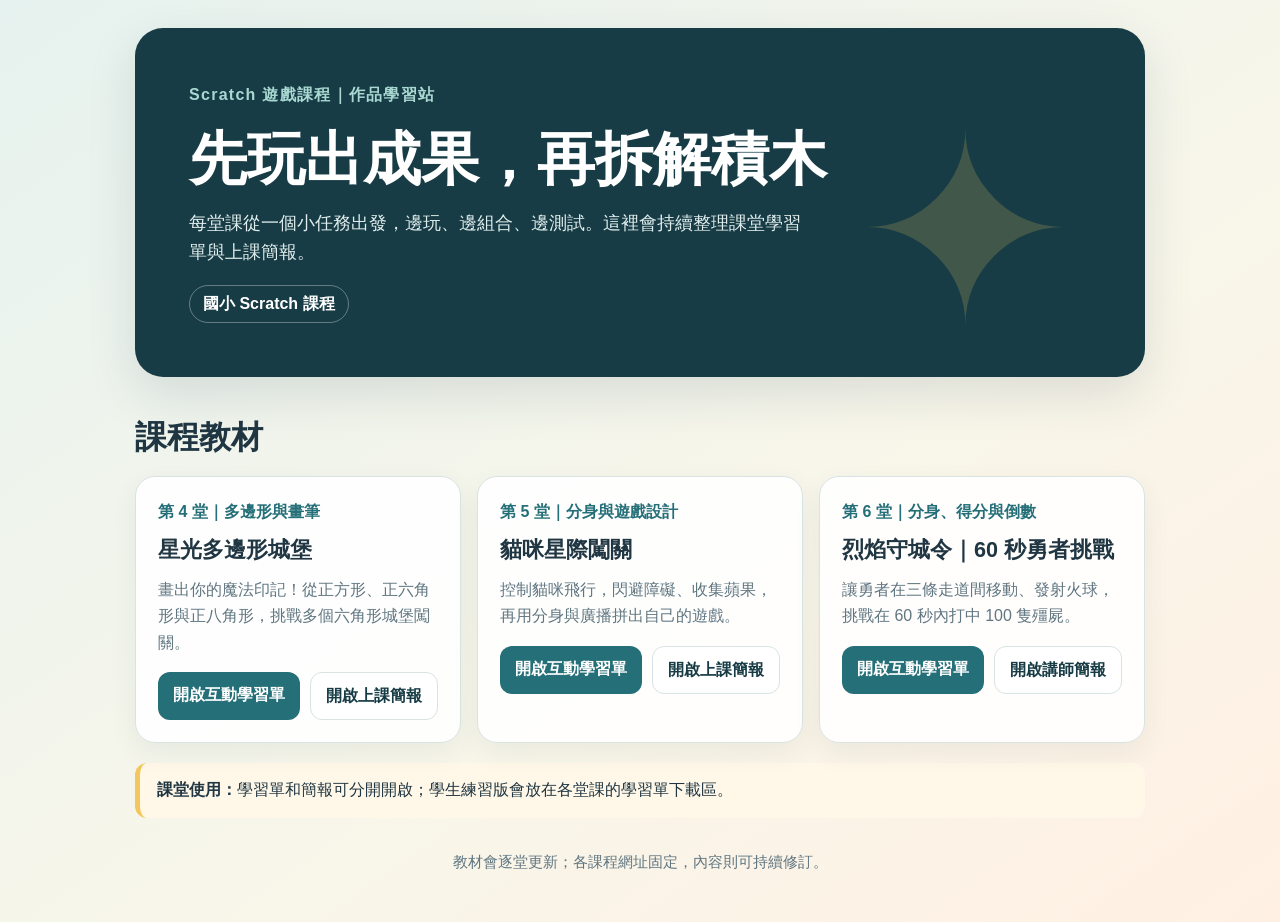
<file: index.html>
<!doctype html>
<html lang="zh-Hant">
<head>
  <meta charset="utf-8">
  <meta name="viewport" content="width=device-width, initial-scale=1">
  <meta name="theme-color" content="#173c45">
  <link rel="icon" href="data:,">
  <title>Scratch 遊戲課程｜作品學習站</title>
  <style>
    :root{--ink:#203642;--muted:#607681;--teal:#256f78;--deep:#173c45;--gold:#f3c75c;--line:#d8e3e3;--paper:#fffdf7}
    *{box-sizing:border-box}body{margin:0;background:linear-gradient(145deg,#e6f2ef,#f8f6ea 58%,#fff0e3);color:var(--ink);font-family:"Noto Sans TC","Microsoft JhengHei",sans-serif;line-height:1.65}
    main{max-width:1050px;margin:auto;padding:28px 20px 48px}.hero{padding:clamp(24px,5vw,54px);border-radius:28px;background:var(--deep);color:white;box-shadow:0 18px 50px #173b4520;position:relative;overflow:hidden}.hero:after{content:"✦";position:absolute;right:7%;bottom:-70px;font-size:260px;color:#f3c75c30}.kicker{color:#a9d8d2;font-weight:900;letter-spacing:.08em}h1{max-width:720px;font-size:clamp(2rem,5vw,3.6rem);line-height:1.15;margin:.3em 0}.hero p{max-width:620px;color:#e1eeee;font-size:1.1rem}.badge{display:inline-block;border:1px solid #ffffff55;border-radius:99px;padding:5px 13px;font-weight:800}
    h2{font-size:clamp(1.5rem,3vw,2rem);margin:34px 0 12px}.grid{display:grid;grid-template-columns:repeat(auto-fit,minmax(270px,1fr));gap:16px}.card{background:#ffffffed;border:1px solid var(--line);border-radius:20px;padding:22px;box-shadow:0 10px 28px #173b4510}.card h3{font-size:1.35rem;margin:6px 0}.label{color:var(--teal);font-weight:900}.card p{color:var(--muted);margin:.6em 0 1em}.links{display:flex;gap:10px;flex-wrap:wrap}.button{display:inline-block;padding:10px 15px;border-radius:12px;background:var(--teal);color:white;text-decoration:none;font-weight:900}.button.alt{background:white;color:var(--deep);border:1px solid var(--line)}.soon{opacity:.75}.note{margin-top:20px;padding:14px 17px;border-left:5px solid var(--gold);background:#fff8e9;border-radius:12px}.foot{margin-top:32px;text-align:center;color:var(--muted);font-size:.92rem}
  </style>
</head>
<body>
<main>
  <header class="hero">
    <div class="kicker">Scratch 遊戲課程｜作品學習站</div>
    <h1>先玩出成果，再拆解積木</h1>
    <p>每堂課從一個小任務出發，邊玩、邊組合、邊測試。這裡會持續整理課堂學習單與上課簡報。</p>
    <span class="badge">國小 Scratch 課程</span>
  </header>
  <h2>課程教材</h2>
  <section class="grid" aria-label="課程教材列表">
    <article class="card">
      <div class="label">第 4 堂｜多邊形與畫筆</div>
      <h3>星光多邊形城堡</h3>
      <p>畫出你的魔法印記！從正方形、正六角形與正八角形，挑戰多個六角形城堡闖關。</p>
      <div class="links">
        <a class="button" href="lessons/04-polygon-castle/">開啟互動學習單</a>
        <a class="button alt" href="lessons/04-polygon-castle/presentation/">開啟上課簡報</a>
      </div>
    </article>
    <article class="card">
      <div class="label">第 5 堂｜分身與遊戲設計</div>
      <h3>貓咪星際闖關</h3>
      <p>控制貓咪飛行，閃避障礙、收集蘋果，再用分身與廣播拼出自己的遊戲。</p>
      <div class="links">
        <a class="button" href="lessons/05-cat-space-adventure/">開啟互動學習單</a>
        <a class="button alt" href="lessons/05-cat-space-adventure/presentation/">開啟上課簡報</a>
      </div>
    </article>
    <article class="card">
      <div class="label">第 6 堂｜分身、得分與倒數</div>
      <h3>烈焰守城令｜60 秒勇者挑戰</h3>
      <p>讓勇者在三條走道間移動、發射火球，挑戰在 60 秒內打中 100 隻殭屍。</p>
      <div class="links">
        <a class="button" href="lessons/06-flame-castle/">開啟互動學習單</a>
        <a class="button alt" href="lessons/06-flame-castle/presentation/">開啟講師簡報</a>
      </div>
    </article>
  </section>
  <p class="note"><b>課堂使用：</b>學習單和簡報可分開開啟；學生練習版會放在各堂課的學習單下載區。</p>
  <footer class="foot">教材會逐堂更新；各課程網址固定，內容則可持續修訂。</footer>
</main>
</body>
</html>
</file>
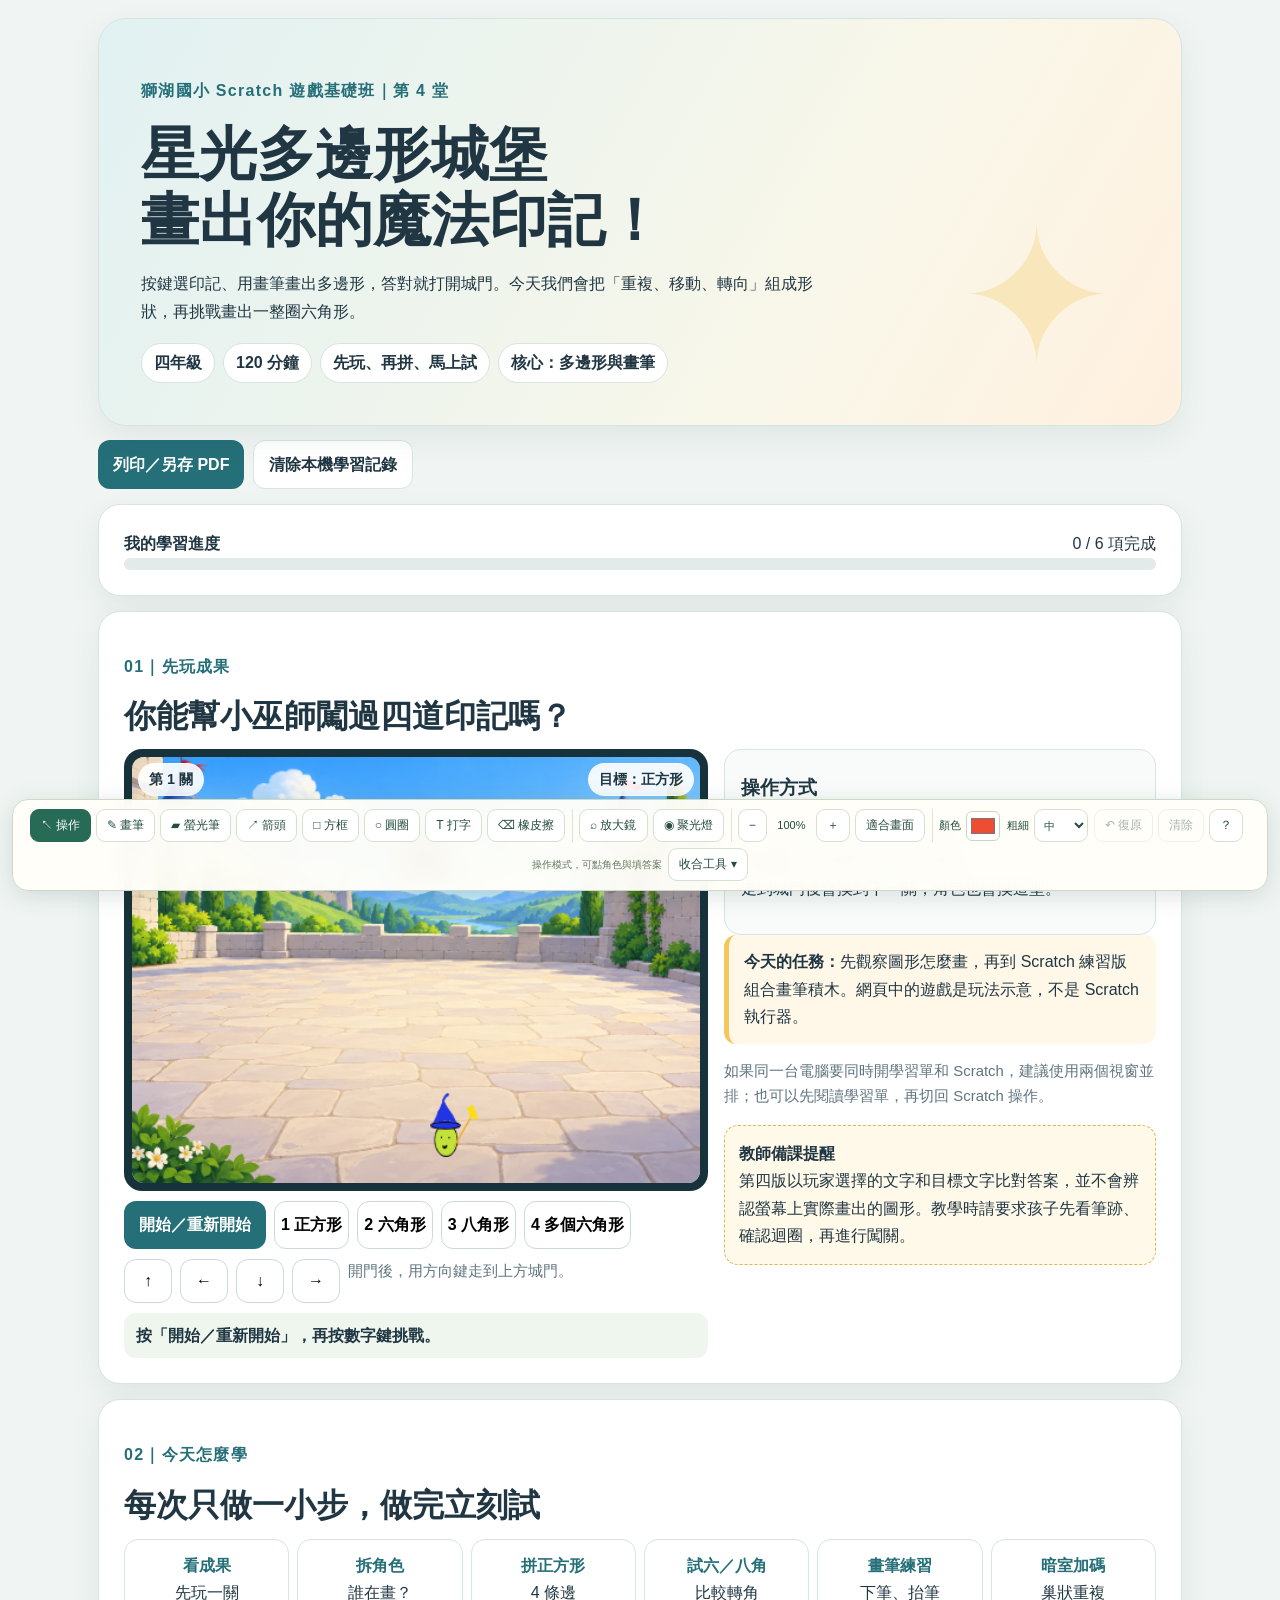
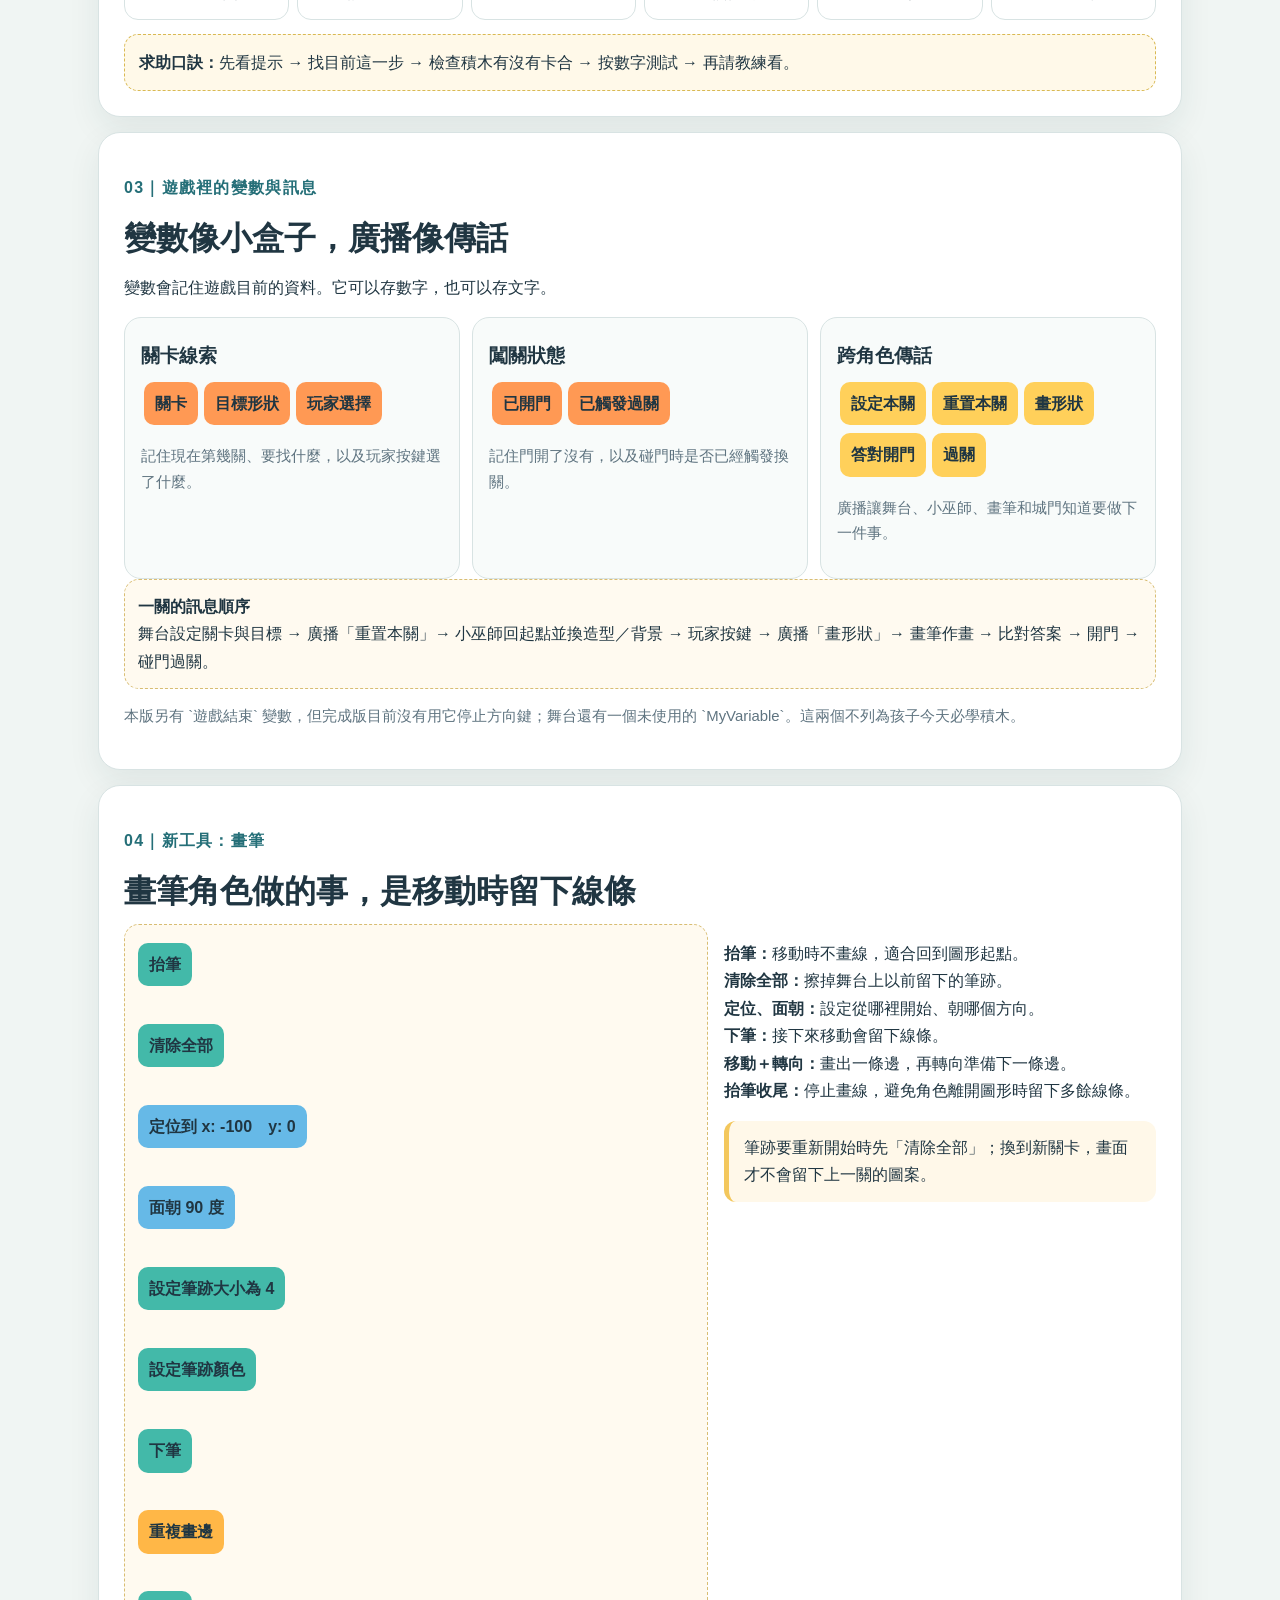
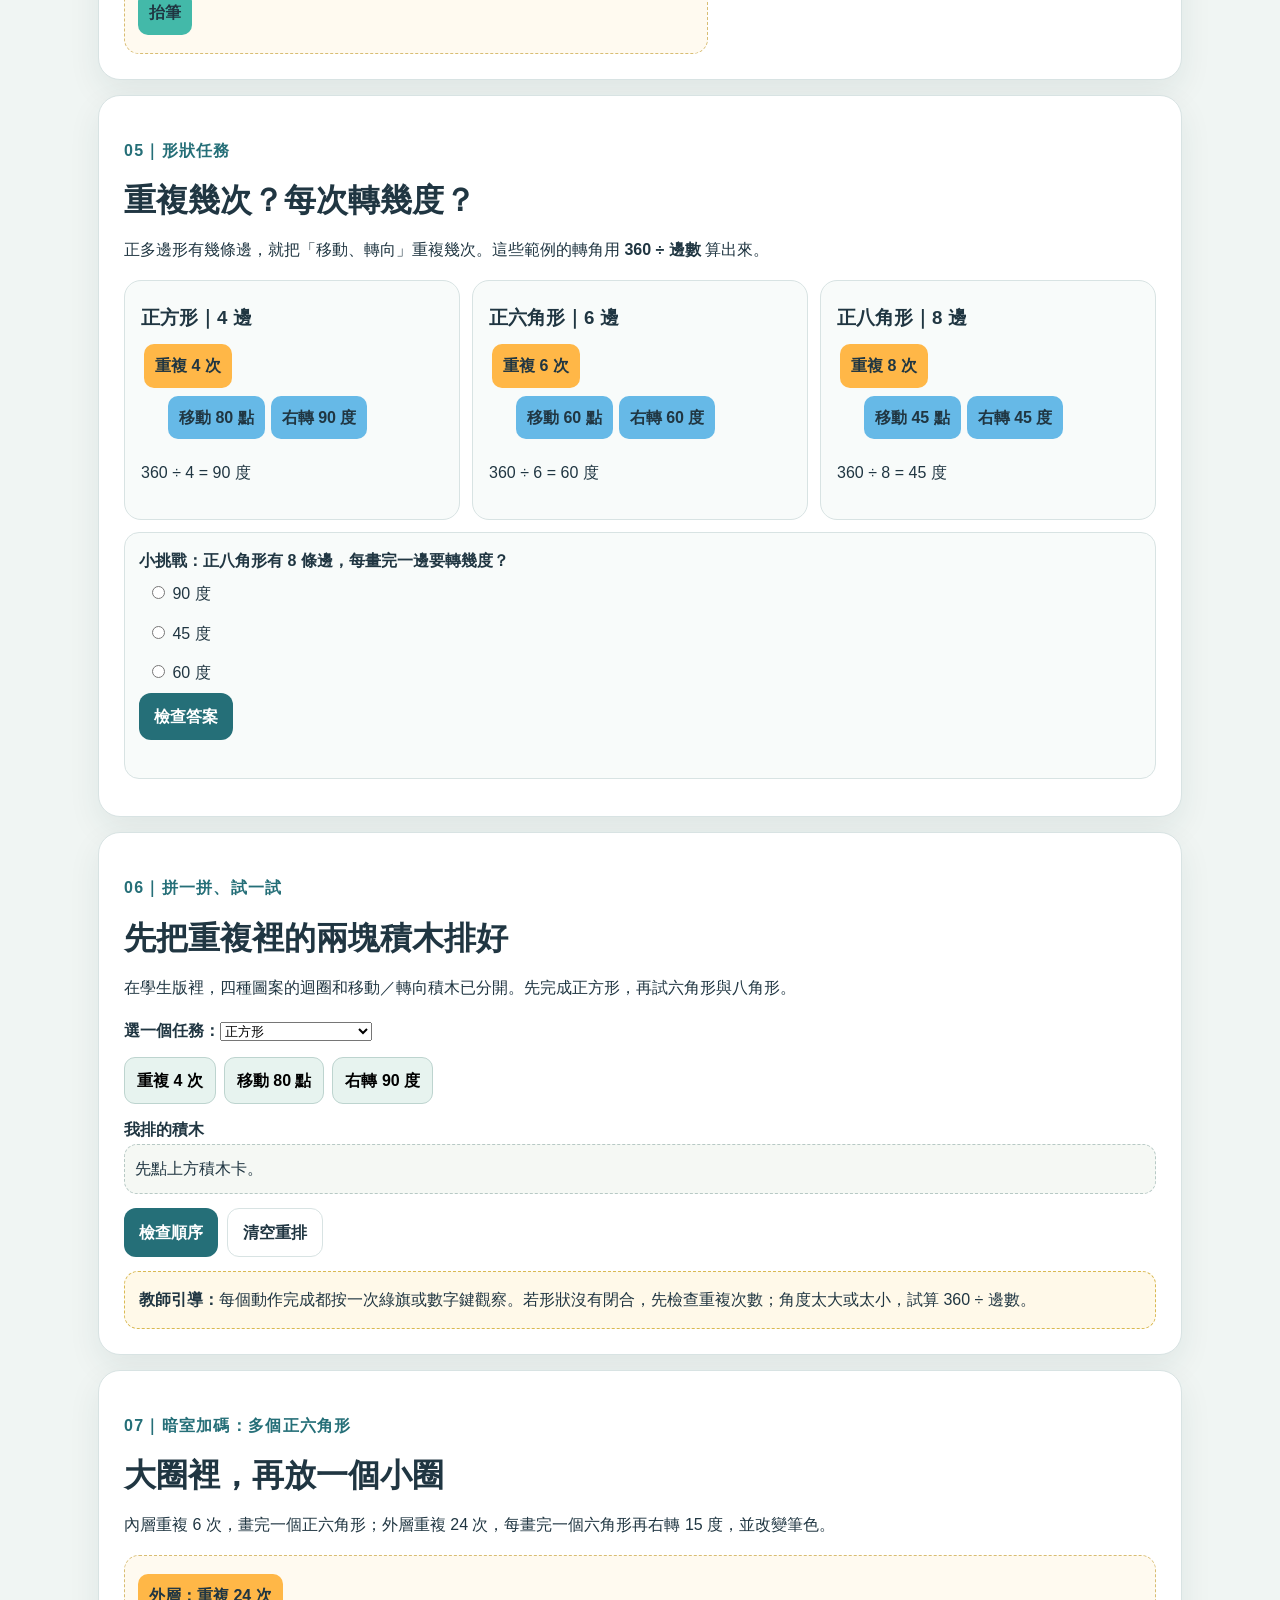
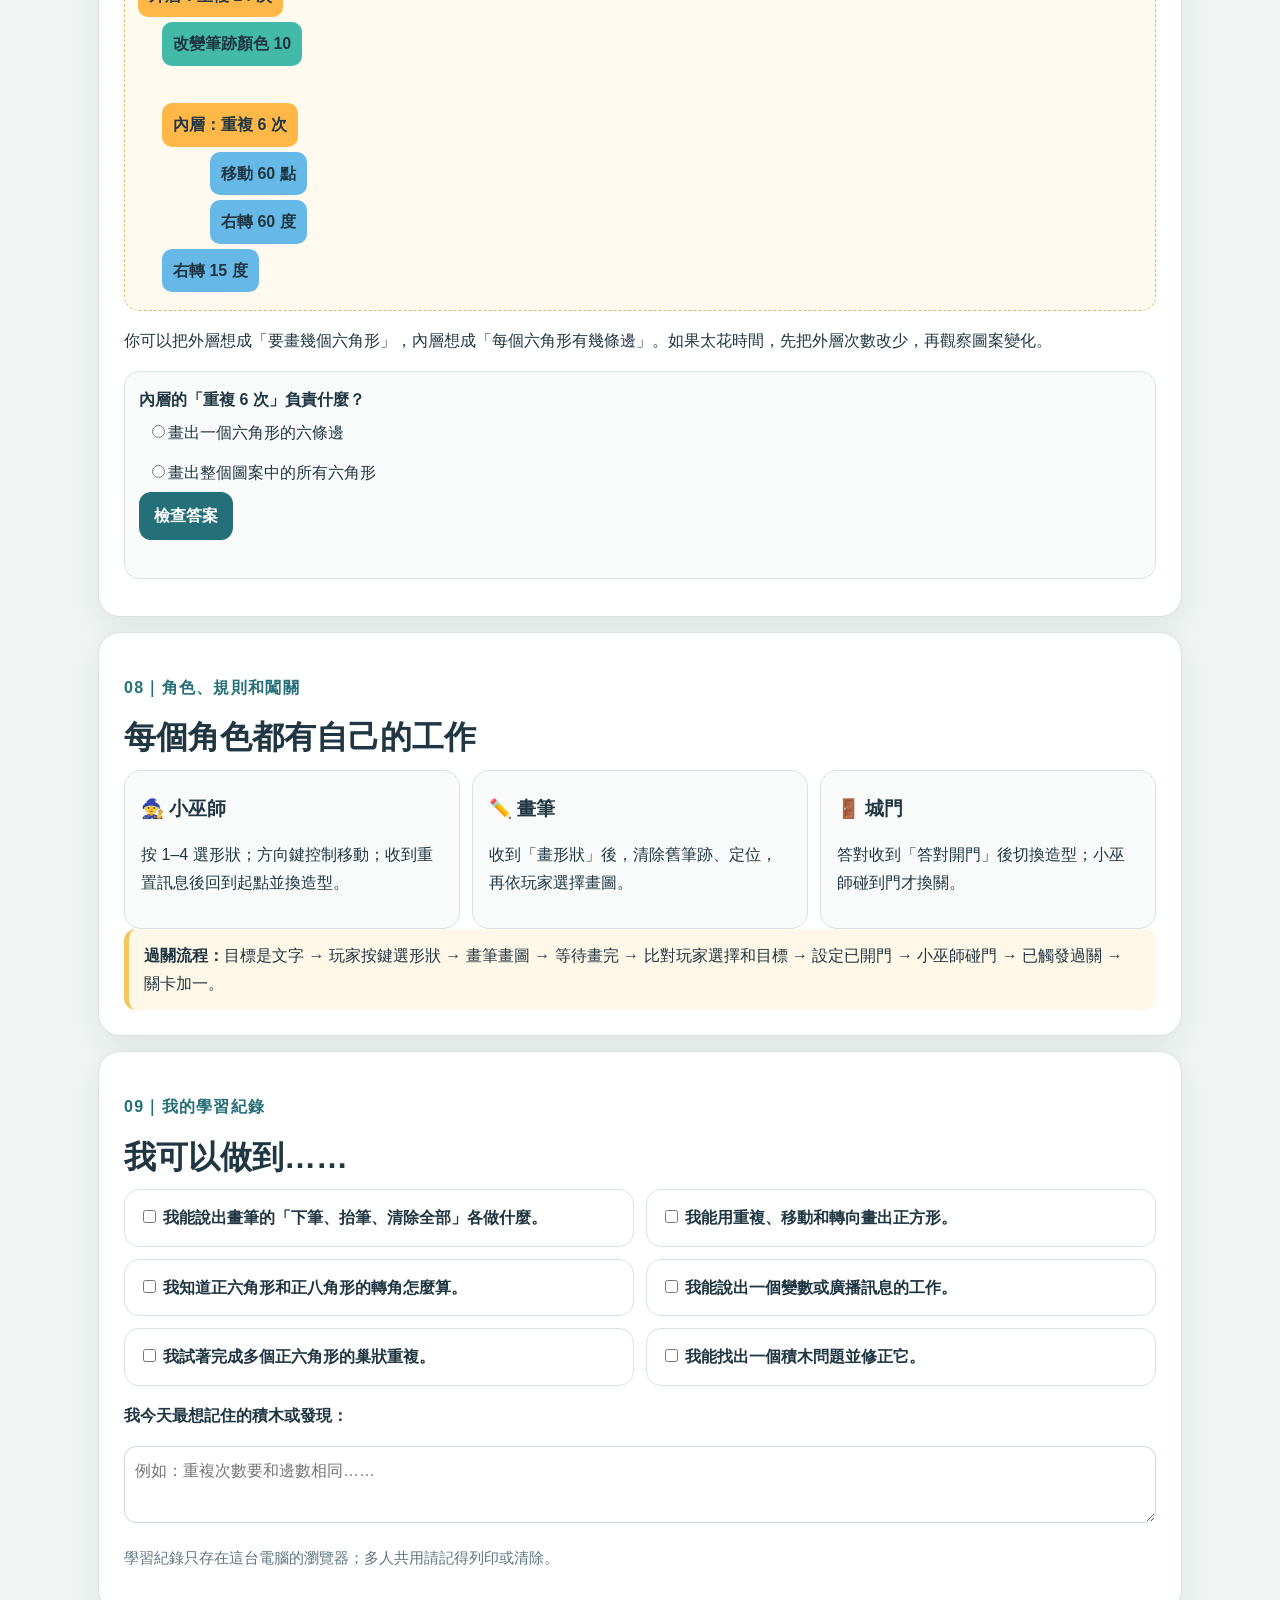
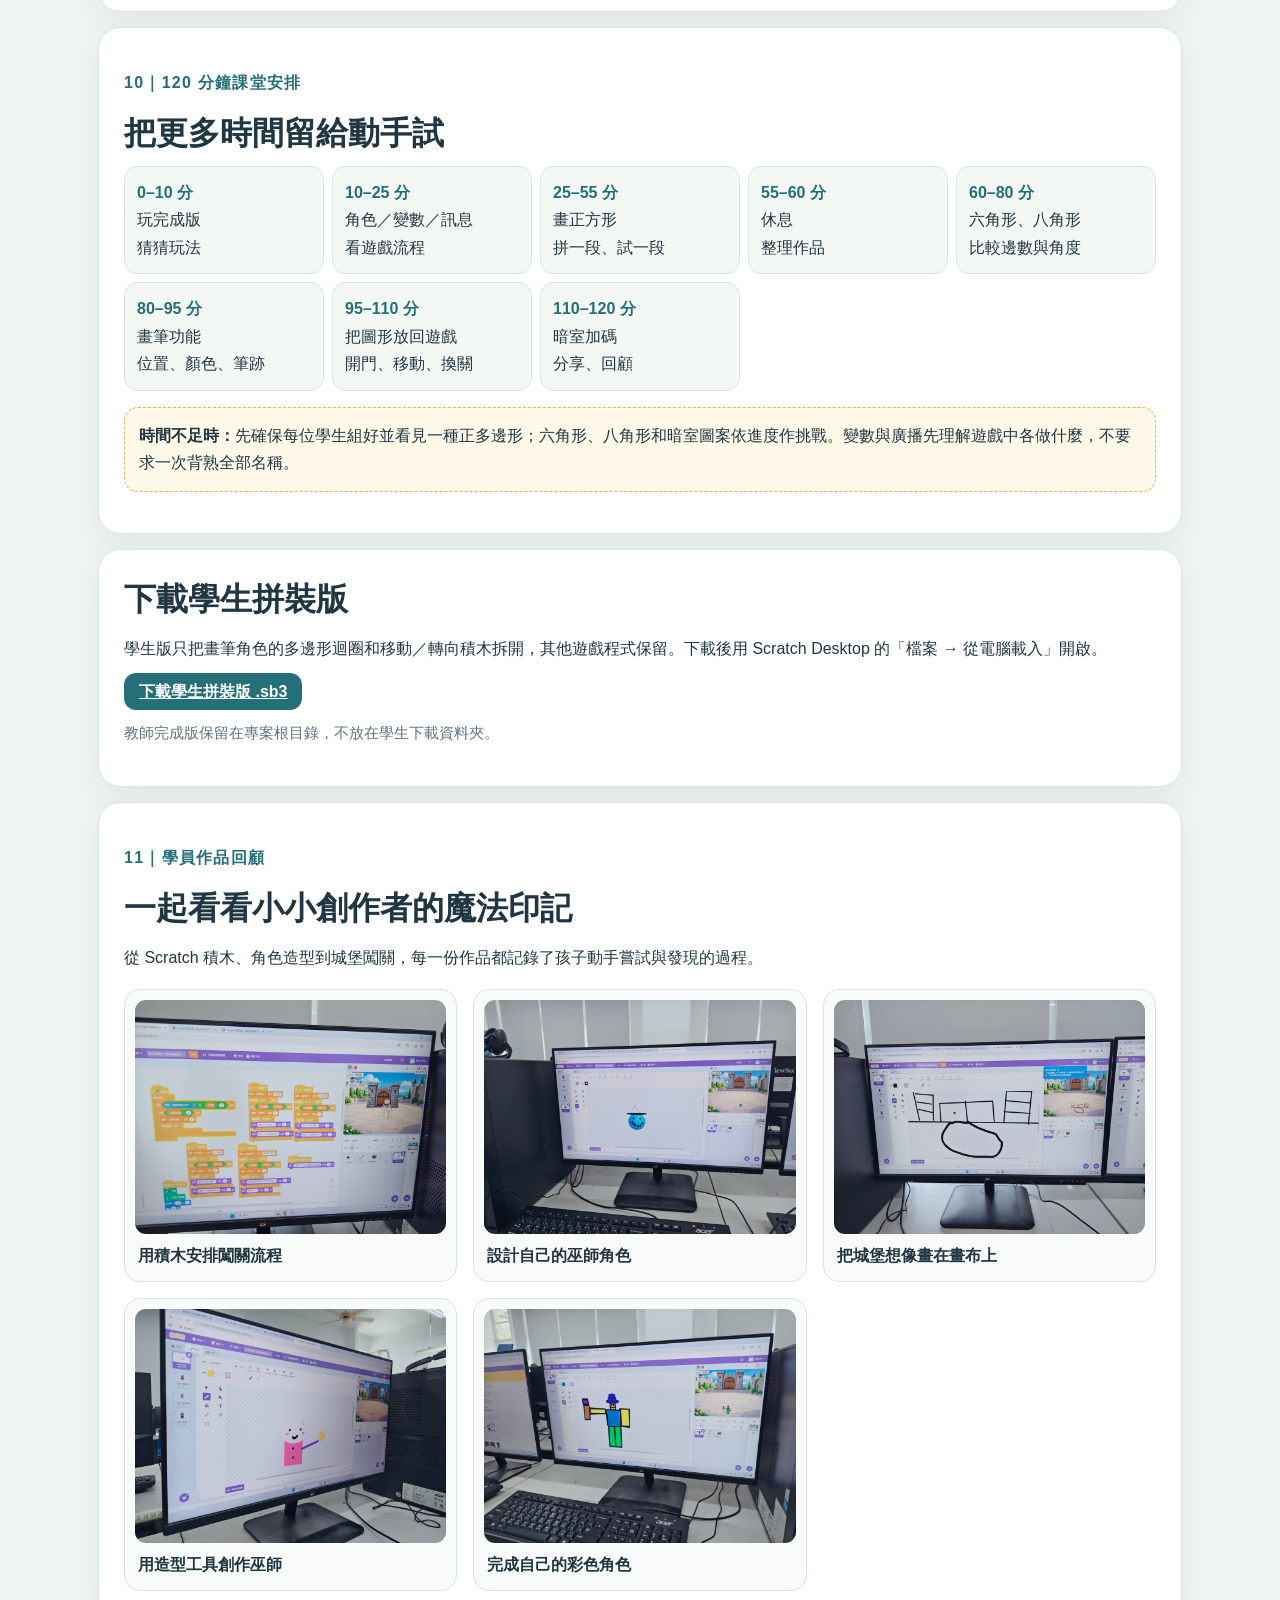
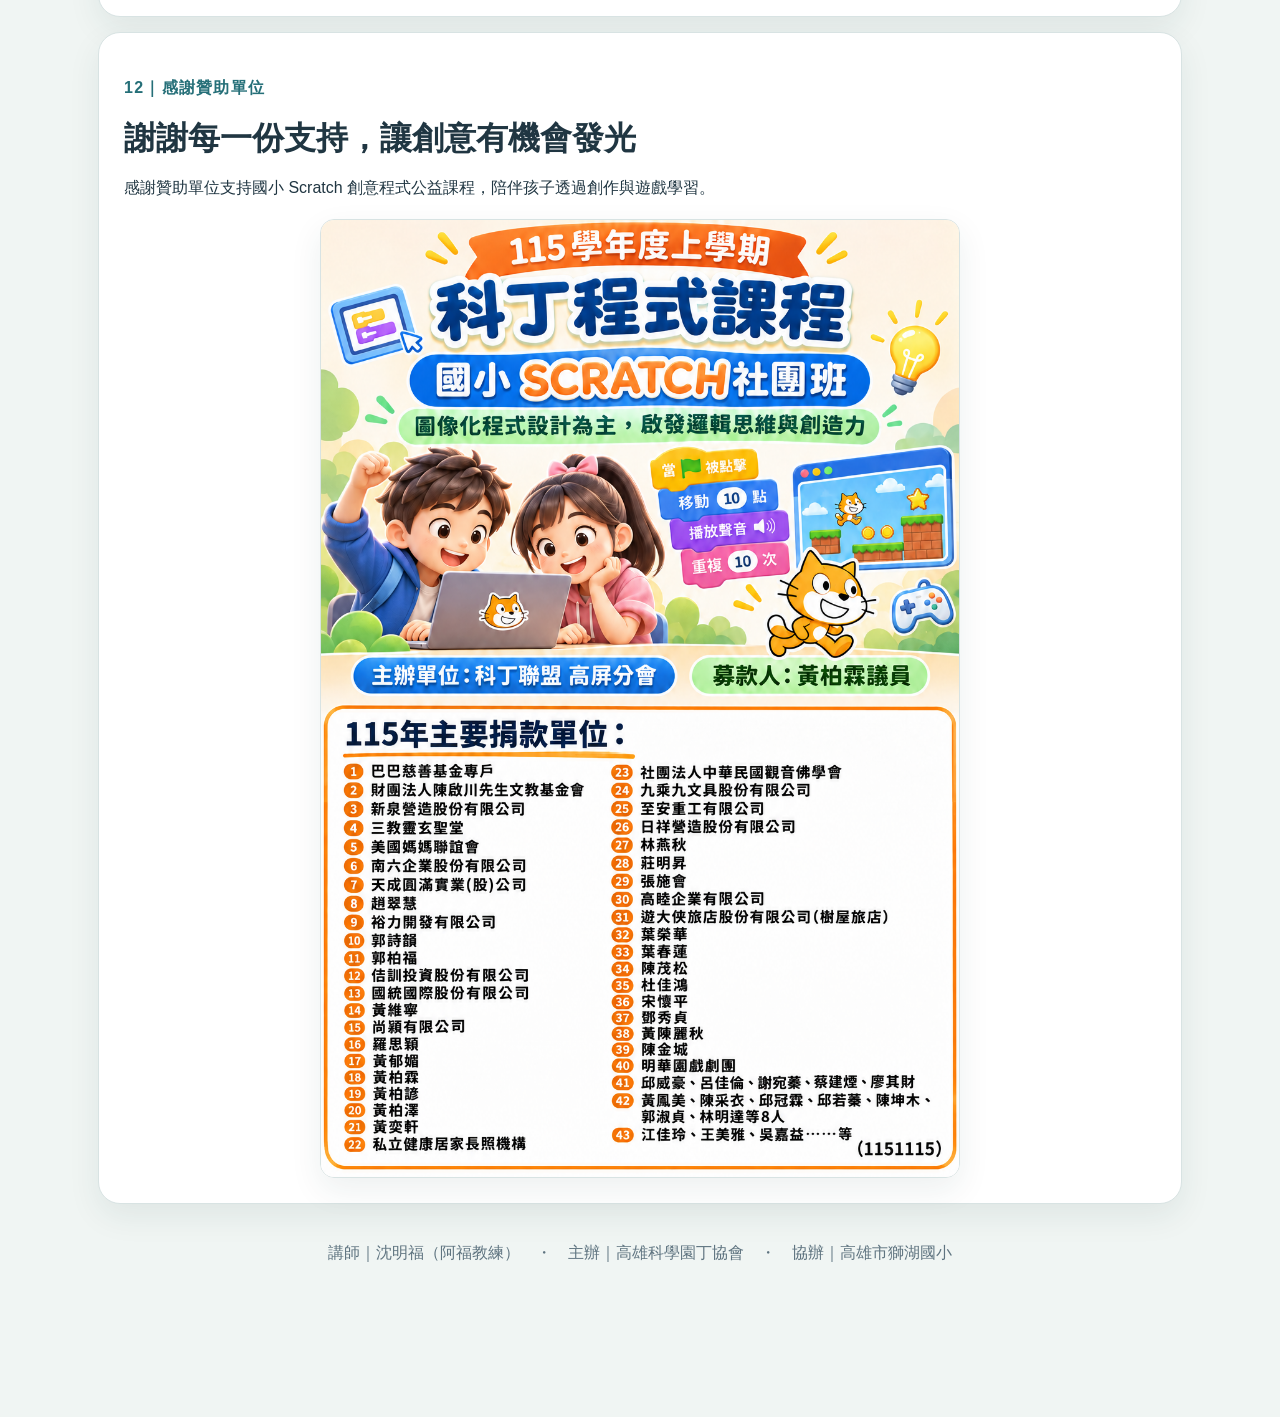
<file: lessons/04-polygon-castle/index.html>
<!doctype html>
<html lang="zh-Hant">
<head>
<meta charset="utf-8"><meta name="viewport" content="width=device-width,initial-scale=1">
<meta name="theme-color" content="#173c45">
<link rel="icon" href="data:,">
<title>Scratch 第四堂｜星光多邊形城堡</title>
<style>
:root{--ink:#203642;--muted:#5f7480;--teal:#256f78;--deep:#173c45;--sky:#e7f4f4;--mint:#e7f2e8;--gold:#f3c75c;--peach:#fff0e3;--paper:#fffdf7;--line:#d8e3e3;--shadow:0 12px 32px #173b4514}*{box-sizing:border-box}html{scroll-behavior:smooth}body{margin:0;background:#f0f5f3;color:var(--ink);font-family:"Noto Sans TC","Microsoft JhengHei",sans-serif;line-height:1.72}.wrap{max-width:1120px;margin:auto;padding:18px}.hero{position:relative;overflow:hidden;padding:clamp(22px,4vw,42px);border:1px solid #d2e5e1;border-radius:28px;background:linear-gradient(120deg,#e1f1f2 0%,#f9f7e9 68%,#fff0df);box-shadow:var(--shadow)}.hero:after{content:"✦";position:absolute;right:6%;bottom:-36px;font-size:190px;color:#f0c34b44}.eyebrow{color:var(--teal);font-weight:900;letter-spacing:.08em}.hero h1{font-size:clamp(2rem,5vw,3.6rem);line-height:1.16;max-width:760px;margin:.24em 0}.hero p{max-width:700px}.meta{display:flex;gap:8px;flex-wrap:wrap;margin-top:18px}.pill{padding:5px 12px;background:#fff;border:1px solid var(--line);border-radius:99px;font-weight:800}.toolbar{display:flex;gap:9px;flex-wrap:wrap;margin:14px 0}.btn,.action{border:0;border-radius:12px;background:var(--teal);color:white;padding:10px 15px;font:inherit;font-weight:900;cursor:pointer}.btn.secondary,.action.secondary{background:#fff;color:var(--ink);border:1px solid var(--line)}button:focus-visible,a:focus-visible,input:focus-visible,textarea:focus-visible{outline:3px solid #e59b40;outline-offset:2px}.card{margin:15px 0;padding:clamp(17px,3vw,25px);border:1px solid var(--line);border-radius:22px;background:#fff;box-shadow:var(--shadow)}h2{font-size:clamp(1.45rem,3vw,2rem);line-height:1.25;margin:.12em 0 .4em}h3{margin:.3em 0}.muted,.small{color:var(--muted)}.small{font-size:.93rem}.tag{display:inline-block;padding:4px 10px;border-radius:99px;background:var(--mint);color:#2d6756;font-weight:900}.grid2{display:grid;grid-template-columns:1.15fr .85fr;gap:16px}.grid3{display:grid;grid-template-columns:repeat(3,1fr);gap:12px}.panel{padding:16px;border:1px solid var(--line);border-radius:17px;background:#f8fbfa}.stage-wrap{position:relative;background:#17323a;padding:8px;border-radius:18px}.stage-wrap canvas{display:block;width:100%;height:auto;aspect-ratio:4/3;border-radius:12px;background:#d5e8e4}.hud{position:absolute;top:14px;left:14px;right:14px;display:flex;justify-content:space-between;gap:6px;pointer-events:none}.hud span{padding:3px 10px;border:1px solid #fff9;border-radius:99px;background:#ffffffe8;font-weight:900;font-size:.9rem}.game-controls,.keyrow{display:flex;gap:8px;flex-wrap:wrap;margin:10px 0}.keybtn{min-width:48px;min-height:44px;background:#fff;border:1px solid #cbd9da;border-radius:12px;font:inherit;font-weight:900;cursor:pointer}.keybtn:hover{background:#edf5f0}.status{min-height:1.7em;padding:9px 12px;border-radius:12px;background:#eff6ee;font-weight:800}.notice{padding:13px 15px;border-left:5px solid var(--gold);background:#fff8e9;border-radius:12px}.steps{display:grid;grid-template-columns:repeat(6,1fr);gap:8px;margin:14px 0}.step{padding:12px 8px;border:1px solid var(--line);border-radius:14px;background:#fff;text-align:center}.step b{display:block;color:var(--teal)}.block{display:inline-block;margin:4px 3px;padding:8px 11px;border-radius:10px;background:#ffd05a;font-weight:900}.block.control{background:#ffb747}.block.motion{background:#66b9e7}.block.pen{background:#43b9a9}.block.looks{background:#9a79df;color:white}.block.event{background:#ffd05a}.block.variable{background:#ff9954}.block.sensing{background:#52c8bd}.block.operator{background:#66c994}.sequence{padding:13px;border:1px dashed #d8bd73;border-radius:15px;background:#fffaf0}.sequence .block{display:block;width:max-content;max-width:100%;margin:5px 0}.indent{margin-left:24px}.indent2{margin-left:48px}.checkrow{display:flex;align-items:flex-start;gap:10px;padding:10px;border:1px solid var(--line);border-radius:12px;margin:8px 0}.checkrow input{width:21px;height:21px;margin-top:4px;accent-color:var(--teal)}.tiletray{display:flex;gap:8px;flex-wrap:wrap;margin:12px 0}.tile{padding:9px 12px;border:1px solid #bdd4cf;border-radius:11px;background:#e7f3ef;font:inherit;font-weight:850;cursor:pointer}.tile:hover{background:#d6ece4}.tileout{display:flex;gap:7px;flex-wrap:wrap;min-height:50px;padding:10px;background:#f5f8f4;border:1px dashed #b7c9c5;border-radius:13px}.placed{padding:6px 9px;background:#ffedbb;border-radius:9px;font-weight:850}.question{padding:14px;margin:12px 0;background:#f8fbfa;border:1px solid var(--line);border-radius:15px}.option{display:block;padding:6px 8px;cursor:pointer}.feedback{min-height:1.5em;font-weight:900}.good{color:#28714e}.bad{color:#b65a38}.missiongrid{display:grid;grid-template-columns:repeat(2,1fr);gap:12px}.mission{padding:14px;border:1px solid var(--line);border-radius:15px;background:#fff}.mission label{font-weight:900}.timeline{display:grid;grid-template-columns:repeat(5,1fr);gap:8px}.time{padding:12px;border-radius:14px;background:#f4f8f5;border:1px solid var(--line)}.time b{display:block;color:var(--teal)}textarea{width:100%;min-height:76px;border:1px solid #cbd8da;border-radius:12px;padding:10px;font:inherit}.progress{height:12px;background:#e2ebea;border-radius:99px;overflow:hidden}.progress span{display:block;height:100%;width:0;background:linear-gradient(90deg,#62b499,#f0c24c);transition:width .2s}.footer{text-align:center;padding:20px;color:var(--muted)}.teacher{padding:14px;border:1px dashed #d9b953;border-radius:14px;background:#fff9e9}.hidden{display:none!important}@media(max-width:800px){.grid2{grid-template-columns:1fr}.steps{grid-template-columns:repeat(3,1fr)}.timeline{grid-template-columns:repeat(2,1fr)}.grid3{grid-template-columns:1fr}}@media(max-width:520px){.wrap{padding:10px}.missiongrid{grid-template-columns:1fr}.hero{padding:20px}.steps{grid-template-columns:repeat(2,1fr)}}@media print{body{background:white;font-size:11pt}.wrap{max-width:none;padding:0}.hero,.card{box-shadow:none;break-inside:avoid;border:1px solid #999}.toolbar,.interactive-only,.progressbox,.tt-toolbar,.tt-ink,.tt-spot,.tt-lens,.tt-message{display:none!important}.teacher{display:block!important}.card{padding:13px;margin:8px 0}textarea{min-height:35px}.stage-wrap{max-width:600px}.footer{display:none}}
</style>
<link rel="stylesheet" href="assets/teaching-tools.css">
<style>
.work-gallery{display:grid;grid-template-columns:repeat(auto-fit,minmax(min(100%,260px),1fr));gap:16px;margin-top:18px}.work-gallery figure{margin:0;padding:10px;border:1px solid var(--line);border-radius:16px;background:#f8fbfa}.work-gallery img{display:block;width:100%;aspect-ratio:4/3;object-fit:cover;border-radius:11px}.work-gallery figcaption{padding:8px 3px 2px;font-weight:800}.sponsor-poster{display:block;width:min(100%,640px);height:auto;margin:18px auto 0;border:1px solid var(--line);border-radius:14px;box-shadow:var(--shadow)}
@media print{.work-gallery figure{break-inside:avoid}}
</style>

</head>
<body data-teaching-page="獅湖國小-第4堂-星光多邊形城堡">
<main class="wrap" data-teaching-root>
<header class="hero">
<p class="eyebrow">獅湖國小 Scratch 遊戲基礎班｜第 4 堂</p>
<h1>星光多邊形城堡<br>畫出你的魔法印記！</h1>
<p>按鍵選印記、用畫筆畫出多邊形，答對就打開城門。今天我們會把「重複、移動、轉向」組成形狀，再挑戰畫出一整圈六角形。</p>
<div class="meta"><span class="pill">四年級</span><span class="pill">120 分鐘</span><span class="pill">先玩、再拼、馬上試</span><span class="pill">核心：多邊形與畫筆</span></div>
</header>
<div class="toolbar"><button class="btn" onclick="window.print()">列印／另存 PDF</button><button class="btn secondary" id="resetAll">清除本機學習記錄</button></div>
<section class="card progressbox" aria-label="學習進度"><div style="display:flex;justify-content:space-between;gap:10px"><b>我的學習進度</b><span id="progressText">0 / 6 項完成</span></div><div class="progress"><span id="progressFill"></span></div></section>

<section class="card" id="play">
<p class="eyebrow">01｜先玩成果</p><h2>你能幫小巫師闖過四道印記嗎？</h2>
<div class="grid2"><div>
<div class="stage-wrap"><canvas id="game" width="480" height="360" aria-label="多邊形城堡遊戲示意畫面"></canvas><div class="hud"><span id="levelHud">第 1 關</span><span id="targetHud">目標：正方形</span></div></div>
<div class="game-controls interactive-only"><button class="action" id="startGame">開始／重新開始</button><button class="keybtn" data-shape="1">1 正方形</button><button class="keybtn" data-shape="2">2 六角形</button><button class="keybtn" data-shape="3">3 八角形</button><button class="keybtn" data-shape="4">4 多個六角形</button></div>
<div class="keyrow interactive-only"><button class="keybtn" data-move="up">↑</button><button class="keybtn" data-move="left">←</button><button class="keybtn" data-move="down">↓</button><button class="keybtn" data-move="right">→</button><span class="small">開門後，用方向鍵走到上方城門。</span></div>
<div class="status" id="gameStatus" role="status">按「開始／重新開始」，再按數字鍵挑戰。</div>
</div><div>
<div class="panel"><h3>操作方式</h3><p><b>1、2、3、4：</b>選擇並畫出印記。<br><b>方向鍵：</b>答對開門後，走到城門。<br>走到城門後會換到下一關，角色也會換造型。</p></div>
<div class="notice"><b>今天的任務：</b>先觀察圖形怎麼畫，再到 Scratch 練習版組合畫筆積木。網頁中的遊戲是玩法示意，不是 Scratch 執行器。</div>
<p class="small">如果同一台電腦要同時開學習單和 Scratch，建議使用兩個視窗並排；也可以先閱讀學習單，再切回 Scratch 操作。</p>
<div class="teacher"><b>教師備課提醒</b><br>第四版以玩家選擇的文字和目標文字比對答案，並不會辨認螢幕上實際畫出的圖形。教學時請要求孩子先看筆跡、確認迴圈，再進行闖關。</div>
</div></div>
</section>

<section class="card"><p class="eyebrow">02｜今天怎麼學</p><h2>每次只做一小步，做完立刻試</h2><div class="steps"><div class="step"><b>看成果</b>先玩一關</div><div class="step"><b>拆角色</b>誰在畫？</div><div class="step"><b>拼正方形</b>4 條邊</div><div class="step"><b>試六／八角</b>比較轉角</div><div class="step"><b>畫筆練習</b>下筆、抬筆</div><div class="step"><b>暗室加碼</b>巢狀重複</div></div><div class="teacher"><b>求助口訣：</b>先看提示 → 找目前這一步 → 檢查積木有沒有卡合 → 按數字測試 → 再請教練看。</div></section>

<section class="card"><p class="eyebrow">03｜遊戲裡的變數與訊息</p><h2>變數像小盒子，廣播像傳話</h2><p>變數會記住遊戲目前的資料。它可以存數字，也可以存文字。</p>
<div class="grid3">
<div class="panel"><h3>關卡線索</h3><span class="block variable">關卡</span><span class="block variable">目標形狀</span><span class="block variable">玩家選擇</span><p class="small">記住現在第幾關、要找什麼，以及玩家按鍵選了什麼。</p></div>
<div class="panel"><h3>闖關狀態</h3><span class="block variable">已開門</span><span class="block variable">已觸發過關</span><p class="small">記住門開了沒有，以及碰門時是否已經觸發換關。</p></div>
<div class="panel"><h3>跨角色傳話</h3><span class="block event">設定本關</span><span class="block event">重置本關</span><span class="block event">畫形狀</span><span class="block event">答對開門</span><span class="block event">過關</span><p class="small">廣播讓舞台、小巫師、畫筆和城門知道要做下一件事。</p></div>
</div>
<div class="sequence"><b>一關的訊息順序</b><br>舞台設定關卡與目標 → 廣播「重置本關」→ 小巫師回起點並換造型／背景 → 玩家按鍵 → 廣播「畫形狀」→ 畫筆作畫 → 比對答案 → 開門 → 碰門過關。</div>
<p class="small">本版另有 `遊戲結束` 變數，但完成版目前沒有用它停止方向鍵；舞台還有一個未使用的 `MyVariable`。這兩個不列為孩子今天必學積木。</p>
</section>

<section class="card"><p class="eyebrow">04｜新工具：畫筆</p><h2>畫筆角色做的事，是移動時留下線條</h2><div class="grid2">
<div><div class="sequence"><span class="block pen">抬筆</span><br><span class="block pen">清除全部</span><br><span class="block motion">定位到 x: -100　y: 0</span><br><span class="block motion">面朝 90 度</span><br><span class="block pen">設定筆跡大小為 4</span><br><span class="block pen">設定筆跡顏色</span><br><span class="block pen">下筆</span><br><span class="block control">重複畫邊</span><br><span class="block pen">抬筆</span></div></div>
<div><p><b>抬筆：</b>移動時不畫線，適合回到圖形起點。<br><b>清除全部：</b>擦掉舞台上以前留下的筆跡。<br><b>定位、面朝：</b>設定從哪裡開始、朝哪個方向。<br><b>下筆：</b>接下來移動會留下線條。<br><b>移動＋轉向：</b>畫出一條邊，再轉向準備下一條邊。<br><b>抬筆收尾：</b>停止畫線，避免角色離開圖形時留下多餘線條。</p><div class="notice">筆跡要重新開始時先「清除全部」；換到新關卡，畫面才不會留下上一關的圖案。</div></div>
</div></section>

<section class="card"><p class="eyebrow">05｜形狀任務</p><h2>重複幾次？每次轉幾度？</h2><p>正多邊形有幾條邊，就把「移動、轉向」重複幾次。這些範例的轉角用 <b>360 ÷ 邊數</b> 算出來。</p>
<div class="grid3"><div class="panel"><h3>正方形｜4 邊</h3><span class="block control">重複 4 次</span><div class="indent"><span class="block motion">移動 80 點</span><span class="block motion">右轉 90 度</span></div><p>360 ÷ 4 = 90 度</p></div><div class="panel"><h3>正六角形｜6 邊</h3><span class="block control">重複 6 次</span><div class="indent"><span class="block motion">移動 60 點</span><span class="block motion">右轉 60 度</span></div><p>360 ÷ 6 = 60 度</p></div><div class="panel"><h3>正八角形｜8 邊</h3><span class="block control">重複 8 次</span><div class="indent"><span class="block motion">移動 45 點</span><span class="block motion">右轉 45 度</span></div><p>360 ÷ 8 = 45 度</p></div></div>
<div class="question" id="quizAngle"><b>小挑戰：正八角形有 8 條邊，每畫完一邊要轉幾度？</b><label class="option"><input type="radio" name="angle" value="90"> 90 度</label><label class="option"><input type="radio" name="angle" value="45"> 45 度</label><label class="option"><input type="radio" name="angle" value="60"> 60 度</label><button class="action checkAnswer" data-question="angle">檢查答案</button><div class="feedback" id="angleFeedback" role="status"></div></div>
</section>

<section class="card"><p class="eyebrow">06｜拼一拼、試一試</p><h2>先把重複裡的兩塊積木排好</h2><p>在學生版裡，四種圖案的迴圈和移動／轉向積木已分開。先完成正方形，再試六角形與八角形。</p>
<div class="selectrow"><label for="builderMode"><b>選一個任務：</b></label><select id="builderMode"><option value="square">正方形</option><option value="hex">正六角形</option><option value="oct">正八角形</option><option value="rosette">多個正六角形（加碼）</option></select></div>
<div class="tiletray" id="tileTray"></div><div><b>我排的積木</b><div class="tileout" id="tileOut" aria-live="polite">先點上方積木卡。</div></div><div class="toolbar interactive-only"><button class="action" id="checkBuild">檢查順序</button><button class="action secondary" id="clearBuild">清空重排</button><span id="buildFeedback" class="feedback" role="status"></span></div>
<div class="teacher"><b>教師引導：</b>每個動作完成都按一次綠旗或數字鍵觀察。若形狀沒有閉合，先檢查重複次數；角度太大或太小，試算 360 ÷ 邊數。</div>
</section>

<section class="card"><p class="eyebrow">07｜暗室加碼：多個正六角形</p><h2>大圈裡，再放一個小圈</h2><p>內層重複 6 次，畫完一個正六角形；外層重複 24 次，每畫完一個六角形再右轉 15 度，並改變筆色。</p>
<div class="sequence"><span class="block control">外層：重複 24 次</span><div class="indent"><span class="block pen">改變筆跡顏色 10</span><br><span class="block control">內層：重複 6 次</span><div class="indent2"><span class="block motion">移動 60 點</span><span class="block motion">右轉 60 度</span></div><span class="block motion">右轉 15 度</span></div></div>
<p>你可以把外層想成「要畫幾個六角形」，內層想成「每個六角形有幾條邊」。如果太花時間，先把外層次數改少，再觀察圖案變化。</p><div class="question" id="quizNested"><b>內層的「重複 6 次」負責什麼？</b><label class="option"><input type="radio" name="nested" value="each">畫出一個六角形的六條邊</label><label class="option"><input type="radio" name="nested" value="all">畫出整個圖案中的所有六角形</label><button class="action checkAnswer" data-question="nested">檢查答案</button><div class="feedback" id="nestedFeedback" role="status"></div></div>
</section>

<section class="card"><p class="eyebrow">08｜角色、規則和闖關</p><h2>每個角色都有自己的工作</h2><div class="grid3"><div class="panel"><h3>🧙 小巫師</h3><p>按 1–4 選形狀；方向鍵控制移動；收到重置訊息後回到起點並換造型。</p></div><div class="panel"><h3>✏️ 畫筆</h3><p>收到「畫形狀」後，清除舊筆跡、定位，再依玩家選擇畫圖。</p></div><div class="panel"><h3>🚪 城門</h3><p>答對收到「答對開門」後切換造型；小巫師碰到門才換關。</p></div></div>
<div class="notice"><b>過關流程：</b>目標是文字 → 玩家按鍵選形狀 → 畫筆畫圖 → 等待畫完 → 比對玩家選擇和目標 → 設定已開門 → 小巫師碰門 → 已觸發過關 → 關卡加一。</div>
</section>

<section class="card"><p class="eyebrow">09｜我的學習紀錄</p><h2>我可以做到……</h2><div class="missiongrid" id="missions">
<div class="mission"><label><input class="taskcheck" type="checkbox" data-task="t1"> 我能說出畫筆的「下筆、抬筆、清除全部」各做什麼。</label></div>
<div class="mission"><label><input class="taskcheck" type="checkbox" data-task="t2"> 我能用重複、移動和轉向畫出正方形。</label></div>
<div class="mission"><label><input class="taskcheck" type="checkbox" data-task="t3"> 我知道正六角形和正八角形的轉角怎麼算。</label></div>
<div class="mission"><label><input class="taskcheck" type="checkbox" data-task="t4"> 我能說出一個變數或廣播訊息的工作。</label></div>
<div class="mission"><label><input class="taskcheck" type="checkbox" data-task="t5"> 我試著完成多個正六角形的巢狀重複。</label></div>
<div class="mission"><label><input class="taskcheck" type="checkbox" data-task="t6"> 我能找出一個積木問題並修正它。</label></div>
</div><p><label for="reflection"><b>我今天最想記住的積木或發現：</b></label></p><textarea id="reflection" placeholder="例如：重複次數要和邊數相同……"></textarea><p class="small">學習紀錄只存在這台電腦的瀏覽器；多人共用請記得列印或清除。</p>
</section>

<section class="card"><p class="eyebrow">10｜120 分鐘課堂安排</p><h2>把更多時間留給動手試</h2><div class="timeline"><div class="time"><b>0–10 分</b>玩完成版<br>猜猜玩法</div><div class="time"><b>10–25 分</b>角色／變數／訊息<br>看遊戲流程</div><div class="time"><b>25–55 分</b>畫正方形<br>拼一段、試一段</div><div class="time"><b>55–60 分</b>休息<br>整理作品</div><div class="time"><b>60–80 分</b>六角形、八角形<br>比較邊數與角度</div><div class="time"><b>80–95 分</b>畫筆功能<br>位置、顏色、筆跡</div><div class="time"><b>95–110 分</b>把圖形放回遊戲<br>開門、移動、換關</div><div class="time"><b>110–120 分</b>暗室加碼<br>分享、回顧</div></div><p class="teacher"><b>時間不足時：</b>先確保每位學生組好並看見一種正多邊形；六角形、八角形和暗室圖案依進度作挑戰。變數與廣播先理解遊戲中各做什麼，不要求一次背熟全部名稱。</p></section>

<section class="card"><h2>下載學生拼裝版</h2><p>學生版只把畫筆角色的多邊形迴圈和移動／轉向積木拆開，其他遊戲程式保留。下載後用 Scratch Desktop 的「檔案 → 從電腦載入」開啟。</p><a class="action" href="downloads/學生練習版_多邊形城堡積木拼裝.sb3" download>下載學生拼裝版 .sb3</a><p class="small">教師完成版保留在專案根目錄，不放在學生下載資料夾。</p></section>
<section class="card" aria-labelledby="student-work-title">
<p class="eyebrow">11｜學員作品回顧</p><h2 id="student-work-title">一起看看小小創作者的魔法印記</h2>
<p>從 Scratch 積木、角色造型到城堡闖關，每一份作品都記錄了孩子動手嘗試與發現的過程。</p>
<div class="work-gallery">
<figure><img src="assets/student-work/work-01.jpg" alt="Scratch 城堡闖關程式積木與舞台畫面" loading="lazy" decoding="async"><figcaption>用積木安排闖關流程</figcaption></figure>
<figure><img src="assets/student-work/work-02.jpg" alt="Scratch 學生設計的藍色巫師角色" loading="lazy" decoding="async"><figcaption>設計自己的巫師角色</figcaption></figure>
<figure><img src="assets/student-work/work-03.jpg" alt="Scratch 畫圖區中的城堡草圖" loading="lazy" decoding="async"><figcaption>把城堡想像畫在畫布上</figcaption></figure>
<figure><img src="assets/student-work/work-04.jpg" alt="Scratch 學生繪製的粉紅色巫師造型" loading="lazy" decoding="async"><figcaption>用造型工具創作巫師</figcaption></figure>
<figure><img src="assets/student-work/work-05.jpg" alt="Scratch 學生繪製的彩色巫師角色" loading="lazy" decoding="async"><figcaption>完成自己的彩色角色</figcaption></figure>
</div></section>
<section class="card" aria-labelledby="sponsor-title">
<p class="eyebrow">12｜感謝贊助單位</p><h2 id="sponsor-title">謝謝每一份支持，讓創意有機會發光</h2>
<p>感謝贊助單位支持國小 Scratch 創意程式公益課程，陪伴孩子透過創作與遊戲學習。</p>
<img class="sponsor-poster" src="assets/sponsor-thanks-20261115.png" alt="國小 Scratch 創意程式公益課程贊助單位海報" loading="lazy" decoding="async">
</section>
<footer class="footer">講師｜沈明福（阿福教練）　・　主辦｜高雄科學園丁協會　・　協辦｜高雄市獅湖國小</footer>
</main>
<script>
(()=>{'use strict';
const KEY='polygon-castle-lesson4-state-v1';let state={tasks:{},reflection:''};try{state=Object.assign(state,JSON.parse(localStorage.getItem(KEY)||'{}'));}catch{}
const save=()=>localStorage.setItem(KEY,JSON.stringify(state));
const checks=[...document.querySelectorAll('[data-task]')];checks.forEach(c=>{c.checked=!!state.tasks[c.dataset.task];c.addEventListener('change',()=>{state.tasks[c.dataset.task]=c.checked;save();updateProgress();});});
const reflection=document.getElementById('reflection');reflection.value=state.reflection||'';reflection.addEventListener('input',()=>{state.reflection=reflection.value;save();});
function updateProgress(){const n=checks.filter(c=>c.checked).length;document.getElementById('progressText').textContent=n+' / 6 項完成';document.getElementById('progressFill').style.width=(n/6*100)+'%';}updateProgress();
document.getElementById('resetAll').onclick=()=>{if(confirm('要清除本機的學習勾選與文字嗎？')){localStorage.removeItem(KEY);state={tasks:{},reflection:''};checks.forEach(c=>c.checked=false);reflection.value='';updateProgress();}};
const answers={angle:{value:'45',ok:'答對！360 ÷ 8 = 45 度。',no:'再算一次：把一圈 360 度平均分成 8 份。'},nested:{value:'each',ok:'答對！內層重複負責畫一個六角形的六條邊。',no:'想想看：外層重複已經在安排一個個六角形了。'}};
document.querySelectorAll('.checkAnswer').forEach(b=>b.onclick=()=>{const k=b.dataset.question,chosen=document.querySelector('input[name="'+k+'"]:checked'),fb=document.getElementById(k==='angle'?'angleFeedback':'nestedFeedback');if(!chosen){fb.className='feedback bad';fb.textContent='先選一個答案，再檢查。';return;}const ok=chosen.value===answers[k].value;fb.className='feedback '+(ok?'good':'bad');fb.textContent=ok?answers[k].ok:answers[k].no;});
const modes={square:{label:'正方形積木',pieces:[['repeat4','重複 4 次'],['move80','移動 80 點'],['turn90','右轉 90 度']],answer:['repeat4','move80','turn90']},hex:{label:'正六角形積木',pieces:[['repeat6','重複 6 次'],['move60','移動 60 點'],['turn60','右轉 60 度']],answer:['repeat6','move60','turn60']},oct:{label:'正八角形積木',pieces:[['repeat8','重複 8 次'],['move45','移動 45 點'],['turn45','右轉 45 度']],answer:['repeat8','move45','turn45']},rosette:{label:'多個六角形',pieces:[['outer24','外層重複 24 次'],['color10','改變筆色 10'],['inner6','內層重複 6 次'],['move60','移動 60 點'],['turn60','右轉 60 度'],['turn15','右轉 15 度']],answer:['outer24','color10','inner6','move60','turn60','turn15']}};
let chosen=[];const modeSelect=document.getElementById('builderMode'),tray=document.getElementById('tileTray'),out=document.getElementById('tileOut'),feedback=document.getElementById('buildFeedback');function renderTiles(){chosen=[];feedback.textContent='';const m=modes[modeSelect.value];tray.innerHTML='';m.pieces.forEach(p=>{const b=document.createElement('button');b.className='tile';b.textContent=p[1];b.type='button';b.onclick=()=>{chosen.push(p[0]);renderOut();};tray.append(b);});renderOut();}function renderOut(){out.innerHTML=chosen.length?chosen.map(id=>'<span class="placed">'+modes[modeSelect.value].pieces.find(p=>p[0]===id)[1]+'</span>').join(''):'先點上方積木卡。';}modeSelect.onchange=renderTiles;document.getElementById('clearBuild').onclick=()=>{chosen=[];feedback.textContent='已清空，可以再排一次。';renderOut();};document.getElementById('checkBuild').onclick=()=>{const ok=chosen.join('|')===modes[modeSelect.value].answer.join('|');feedback.className='feedback '+(ok?'good':'bad');feedback.textContent=ok?(modeSelect.value==='rosette'?'順序正確！注意：右轉 60 度要放在內層，右轉 15 度在外層。':'順序正確！把兩個動作放進重複積木裡。'):'再看一次任務：重複包住要重做的動作；每次先移動，再轉向。';};renderTiles();
// Playable browser illustration of the Scratch game; the original .sb3 remains the source of truth.
const canvas=document.getElementById('game'),ctx=canvas.getContext('2d');const img=(src)=>{const i=new Image();i.src='assets/'+src;return i;};
const backs=[img('castle-stage-1.png'),img('castle-stage-2.png'),img('castle-stage-3.png'),img('castle-stage-4.png')];const wizards=[img('wizard-costume-1.svg'),img('wizard-costume-2.png'),img('wizard-costume-3.png'),img('wizard-costume-4.png')];const gates=[img('gate-closed.png'),img('gate-open.png')];
const names=['正方形','正六角形','正八角形','多個正六角形'];let level=1,open=false,started=false,won=false,player={x:272,y:318},shape=0,history=[];const gate={x:248,y:81};
function drawPoly(sides,steps,turn,x,y,color,start=0){ctx.save();ctx.translate(x,y);let a=start,px=0,py=0;ctx.beginPath();ctx.moveTo(px,py);for(let n=0;n<sides;n++){px+=Math.cos(a*Math.PI/180)*steps;py+=Math.sin(a*Math.PI/180)*steps;ctx.lineTo(px,py);a+=turn;}ctx.closePath();ctx.strokeStyle=color;ctx.lineWidth=4;ctx.stroke();ctx.restore();}
function paintShape(choice){history=[];if(choice===1)history.push({kind:'poly',sides:4,steps:80,turn:90,x:140,y:180,color:'#4036b4'});if(choice===2)history.push({kind:'poly',sides:6,steps:60,turn:60,x:140,y:180,color:'#40a934'});if(choice===3)history.push({kind:'poly',sides:8,steps:45,turn:45,x:140,y:180,color:'#ed4949'});if(choice===4)history.push({kind:'rosette',x:250,y:220});shape=choice;draw();}
function draw(){ctx.clearRect(0,0,480,360);const bg=backs[level-1];if(bg.complete&&bg.naturalWidth)ctx.drawImage(bg,0,0,480,360);else{ctx.fillStyle='#d9eee7';ctx.fillRect(0,0,480,360);}history.forEach(p=>{if(p.kind==='poly')drawPoly(p.sides,p.steps,p.turn,p.x,p.y,p.color);else{for(let i=0;i<24;i++)drawPoly(6,60,60,p.x,p.y,'hsl('+(i*10)+',85%,60%)',i*15);}});const door=gates[open?1:0];if(door.complete&&door.naturalWidth)ctx.drawImage(door,218,47,60,68);const wiz=wizards[level-1];if(wiz.complete&&wiz.naturalWidth)ctx.drawImage(wiz,player.x-20,player.y-34,40,54);else{ctx.font='30px sans-serif';ctx.fillText('🧙',player.x-17,player.y+10);}document.getElementById('levelHud').textContent='第 '+level+' 關';document.getElementById('targetHud').textContent='目標：'+names[level-1];}
function resetRound(){open=false;shape=0;history=[];player={x:272,y:318};draw();document.getElementById('gameStatus').textContent='請按 '+level+' 關的數字鍵，畫出「'+names[level-1]+'」。';}
function start(){started=true;won=false;level=1;resetRound();}
function choose(n){if(!started||won)return;if(n<1||n>4)return;paintShape(n);if(n===level){open=true;draw();document.getElementById('gameStatus').textContent='答對了！城門打開；用方向鍵走到城門。';}else{document.getElementById('gameStatus').textContent='圖案已畫出來。再看目標形狀，試試另一個數字。';}draw();}
function move(dir){if(!started||!open||won)return;const d=8;if(dir==='up')player.y-=d;if(dir==='down')player.y+=d;if(dir==='left')player.x-=d;if(dir==='right')player.x+=d;player.x=Math.max(18,Math.min(462,player.x));player.y=Math.max(28,Math.min(342,player.y));draw();if(Math.hypot(player.x-gate.x,player.y-gate.y)<38){if(level<4){level++;resetRound();}else{won=true;document.getElementById('gameStatus').textContent='恭喜！四關完成，星光印記已點亮！';}}}
document.getElementById('startGame').onclick=start;document.querySelectorAll('[data-shape]').forEach(b=>b.onclick=()=>choose(+b.dataset.shape));document.querySelectorAll('[data-move]').forEach(b=>b.onclick=()=>move(b.dataset.move));document.addEventListener('keydown',e=>{if(e.target.matches('input,textarea,select'))return;if('1234'.includes(e.key)){choose(+e.key);return;}const map={ArrowUp:'up',ArrowDown:'down',ArrowLeft:'left',ArrowRight:'right'};if(map[e.key]){e.preventDefault();move(map[e.key]);}});[...backs,...wizards,...gates].forEach(i=>i.onload=draw);draw();
})();
</script>
<script src="assets/teaching-tools.js"></script>
</body></html>
</file>
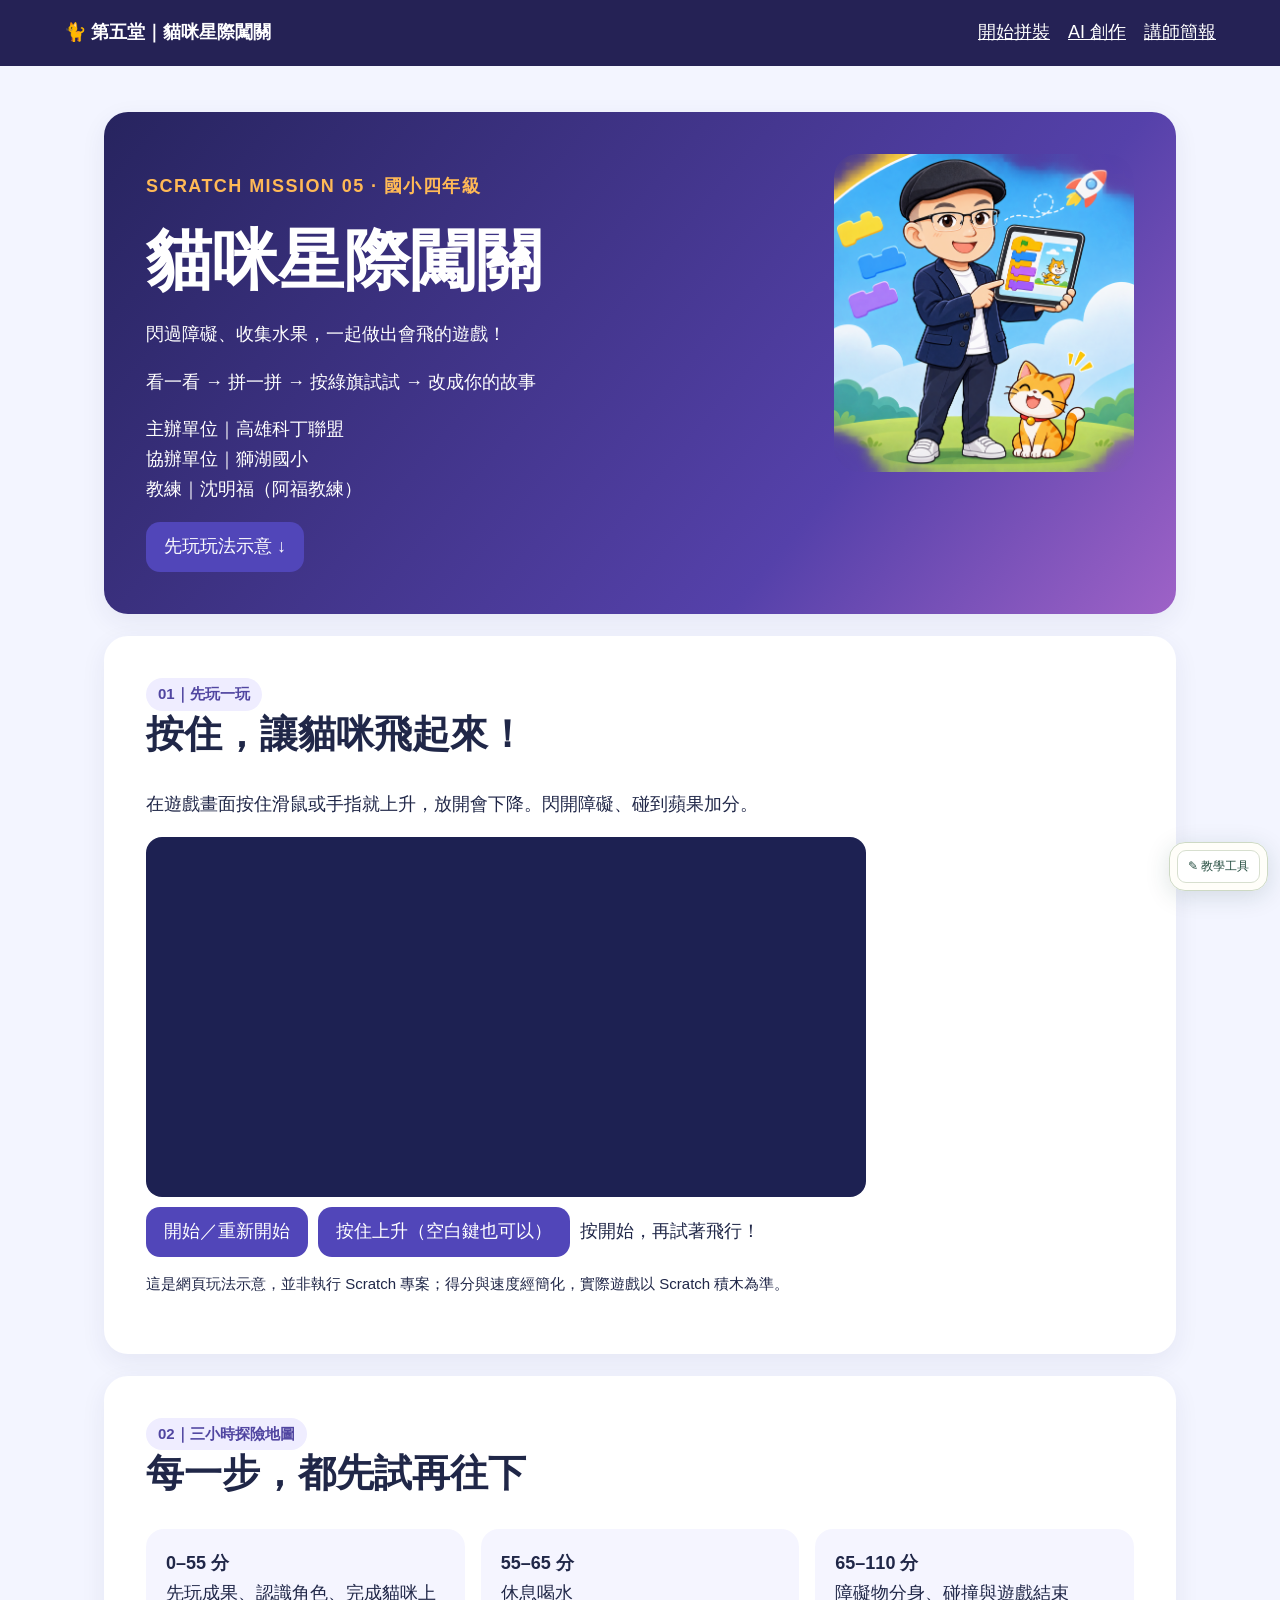
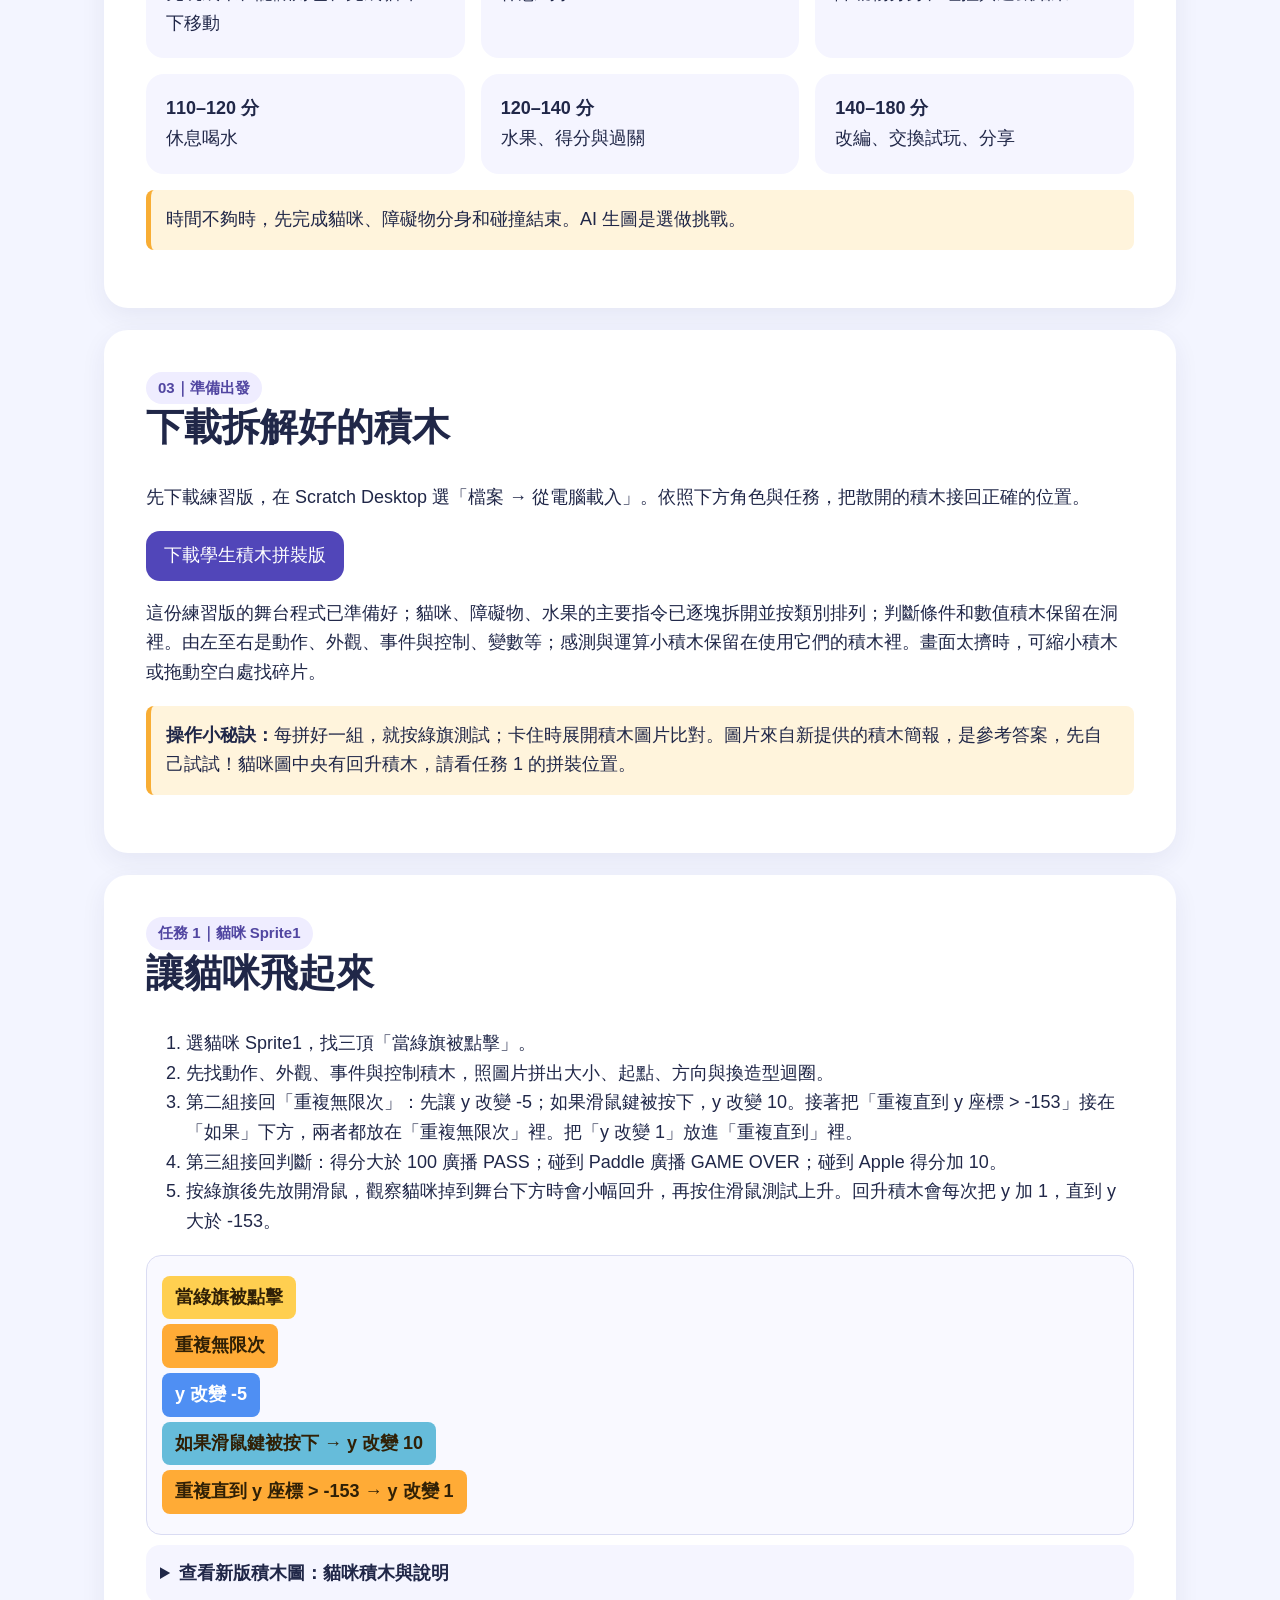
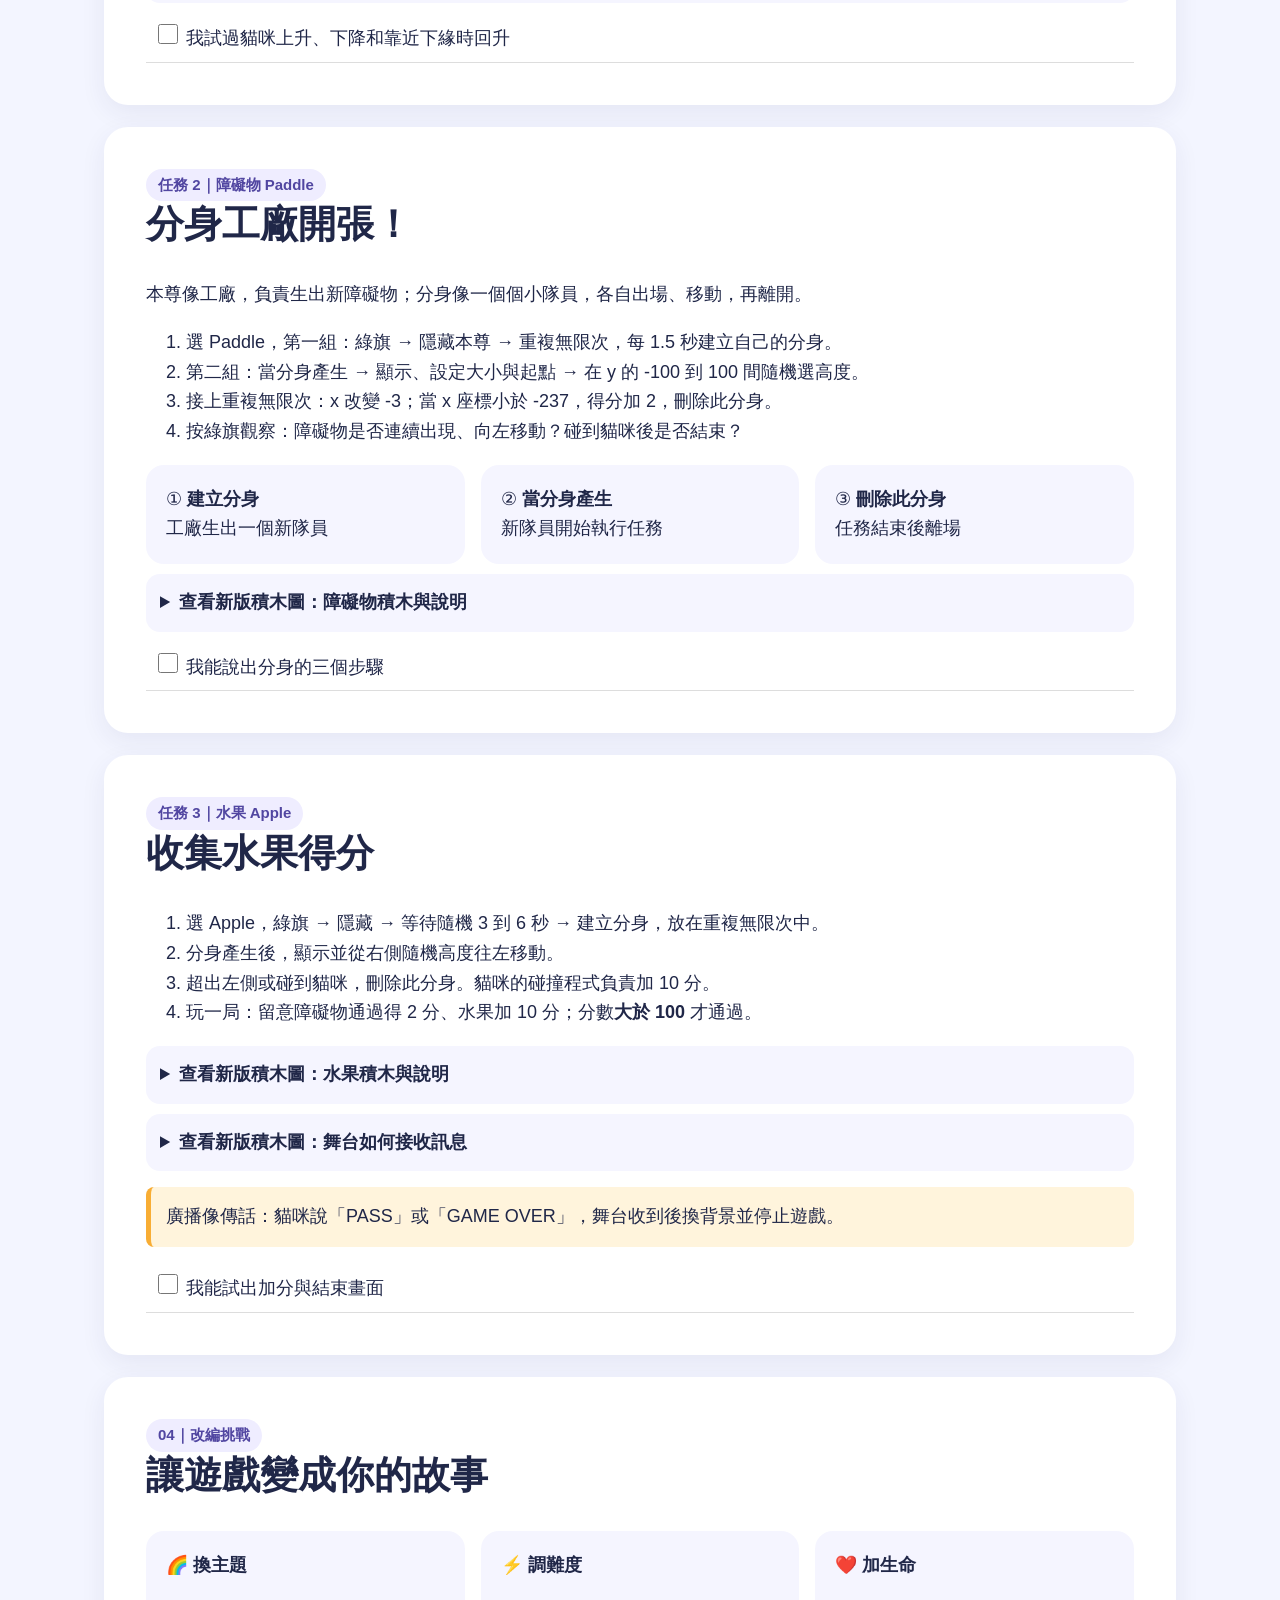
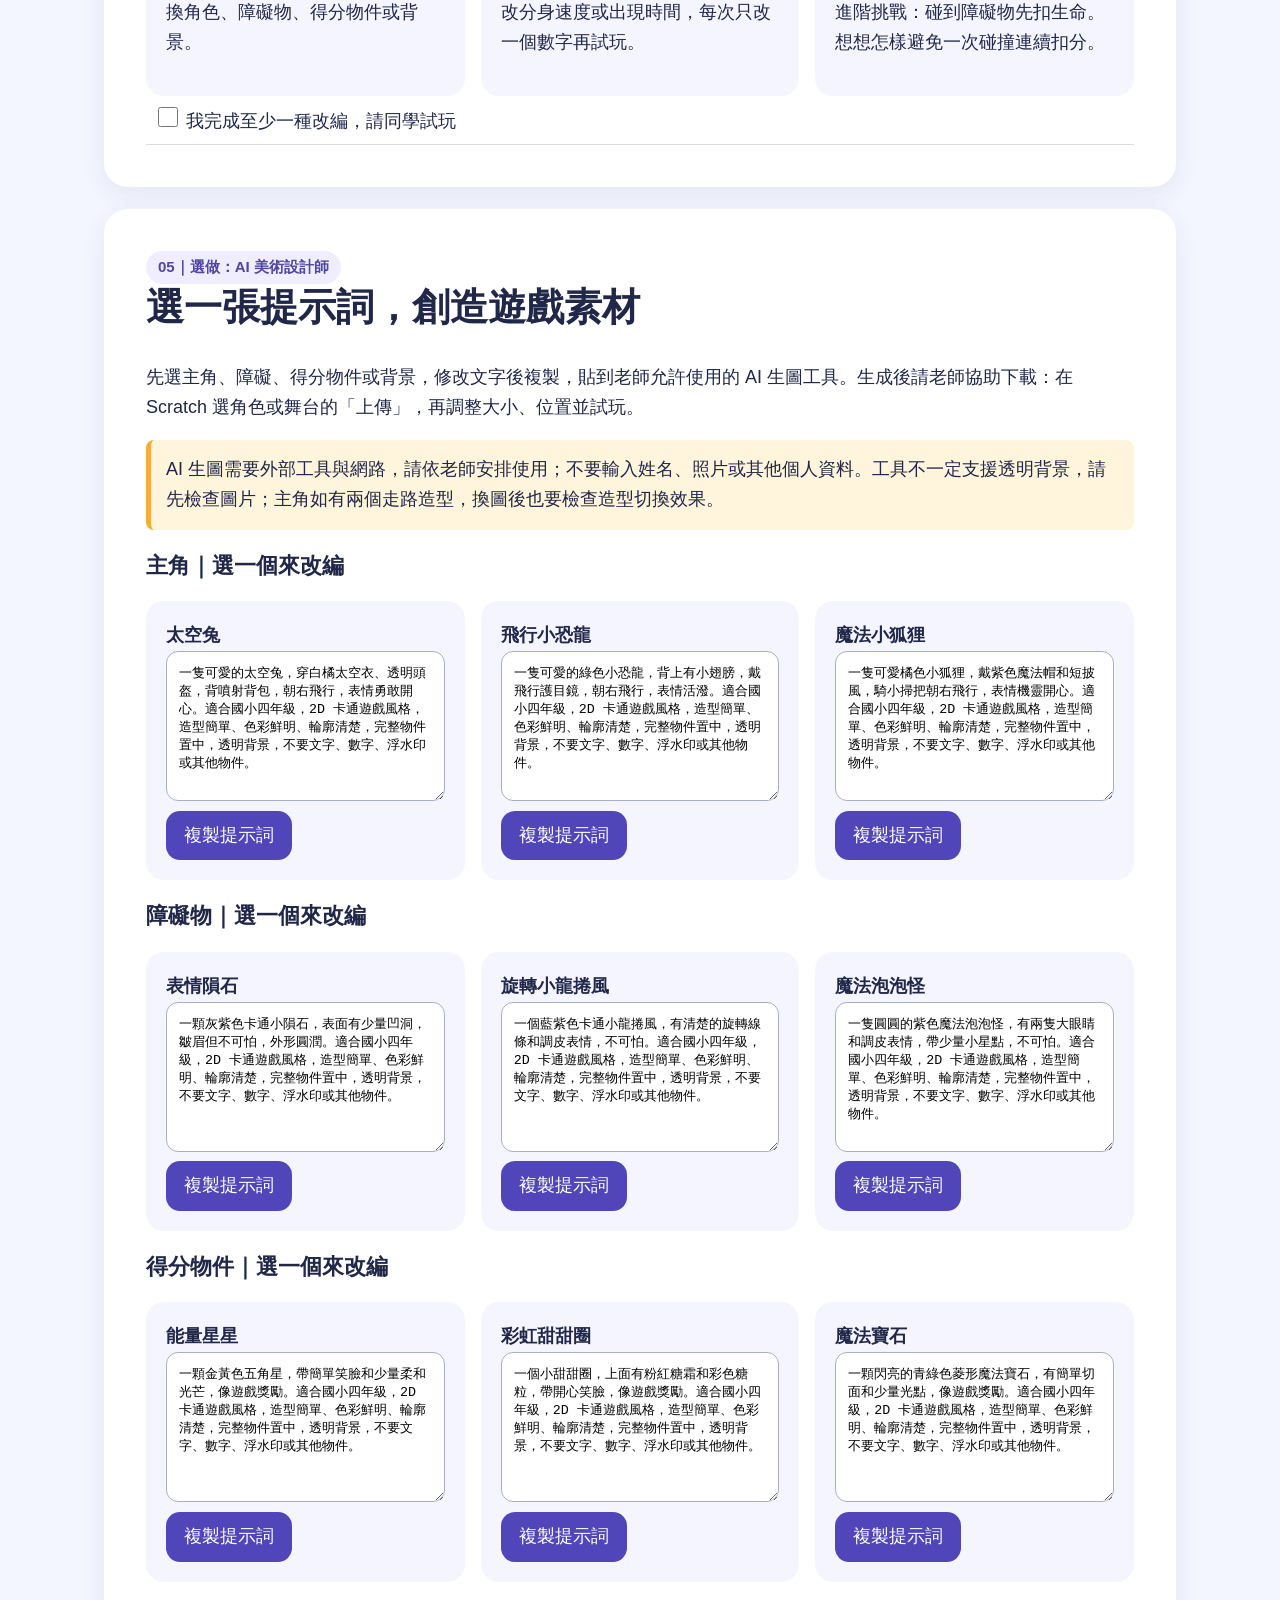
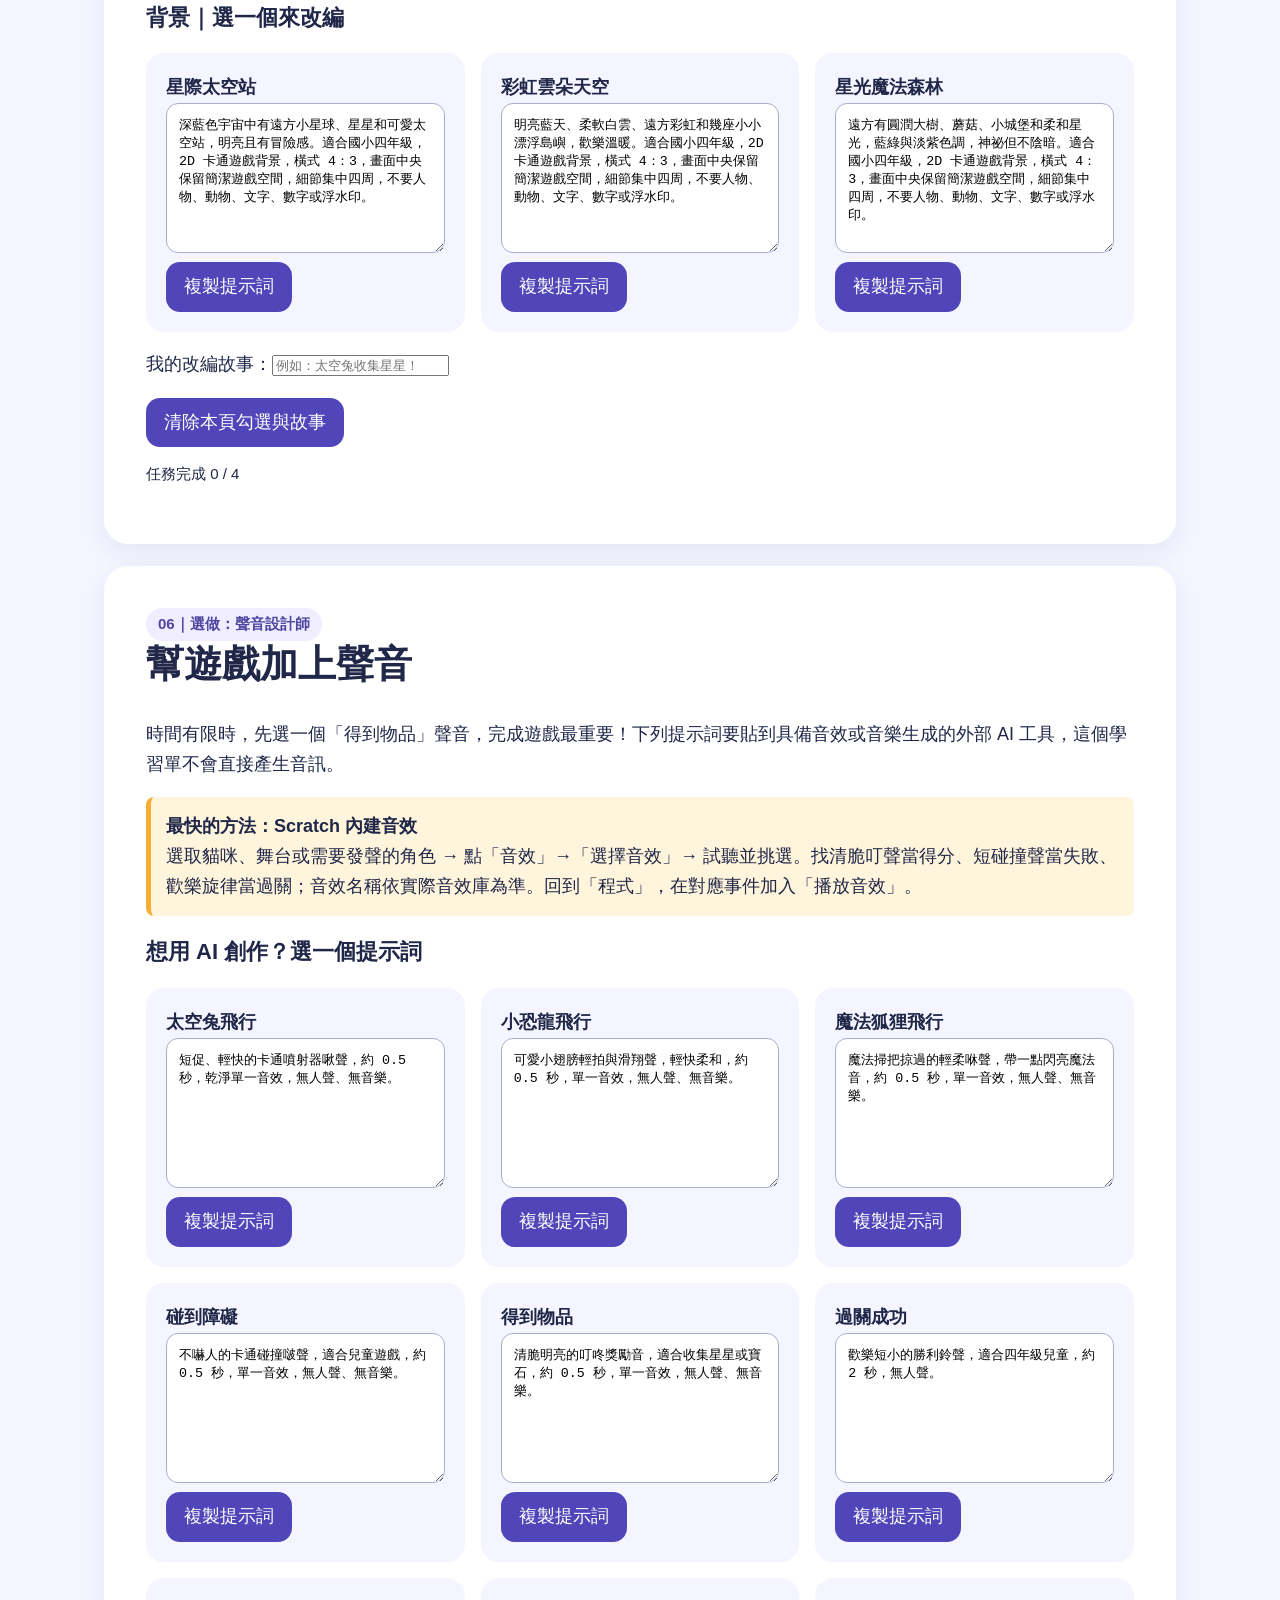
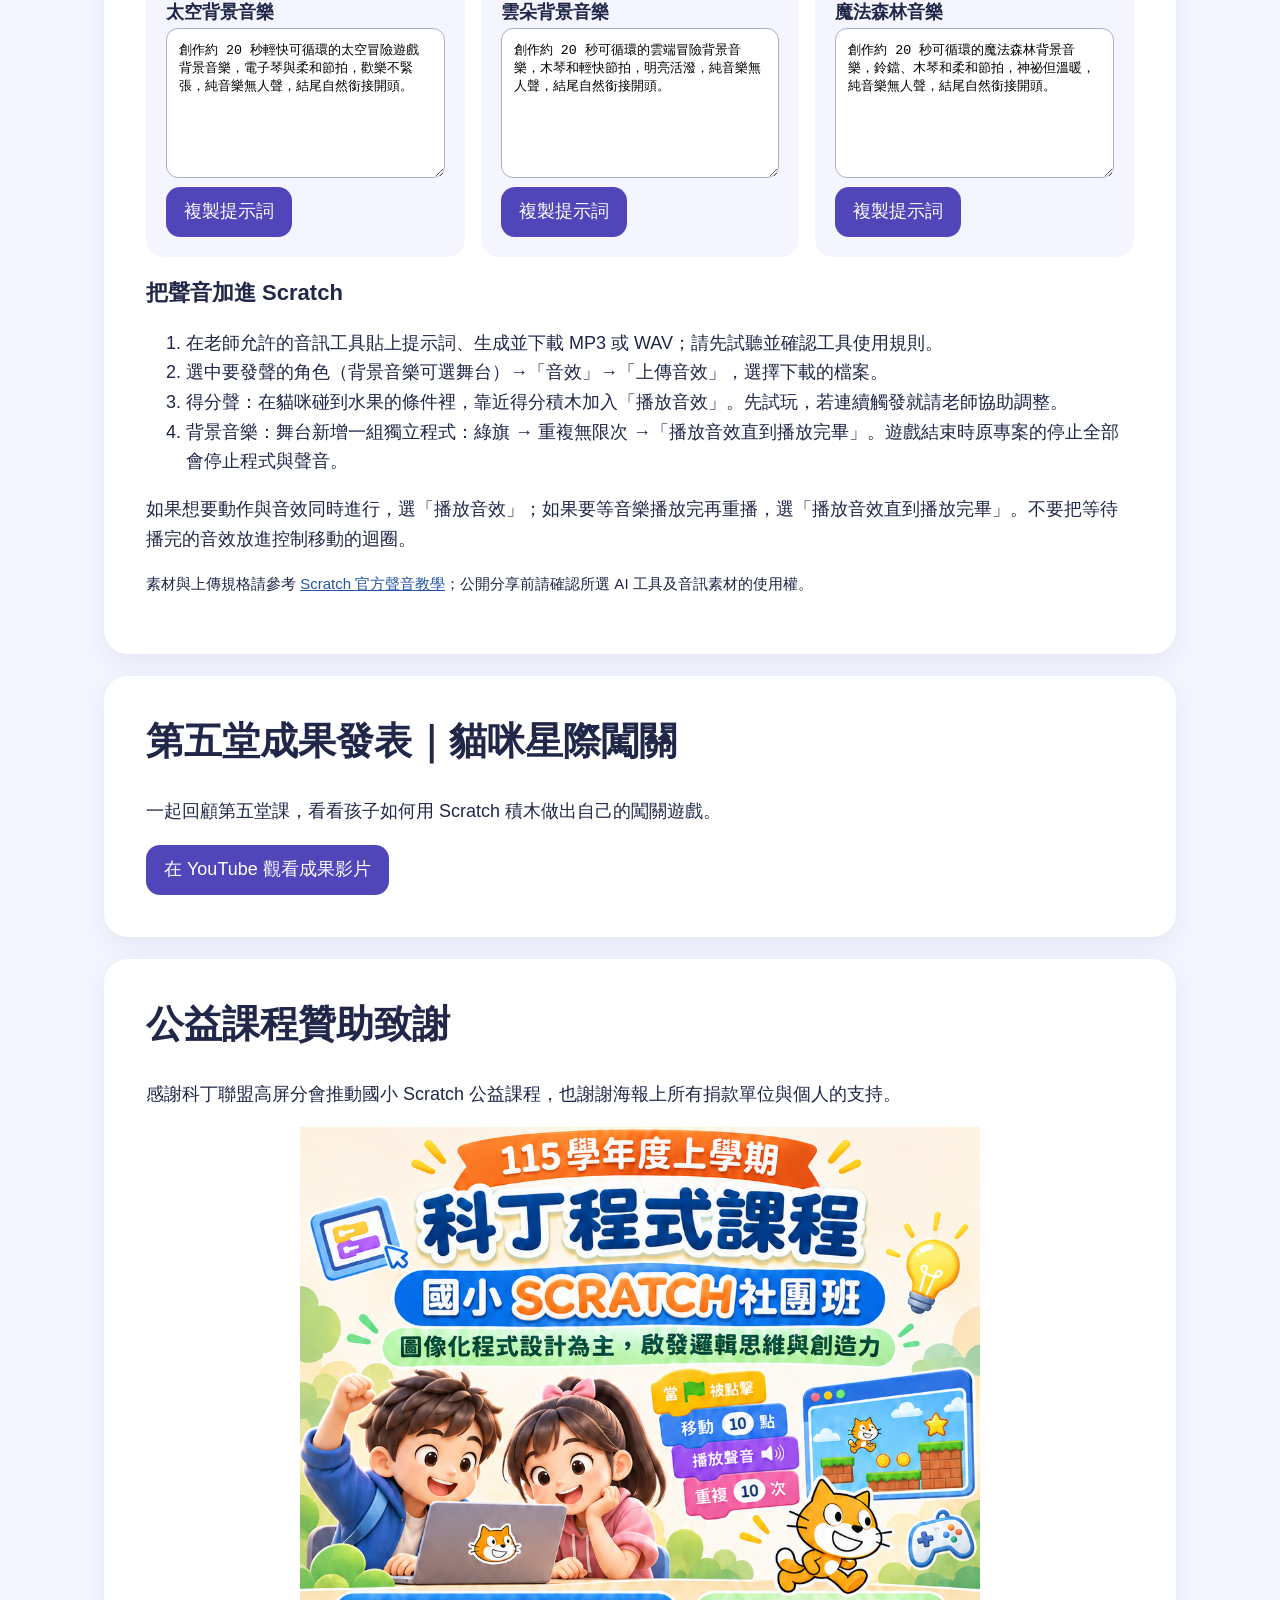
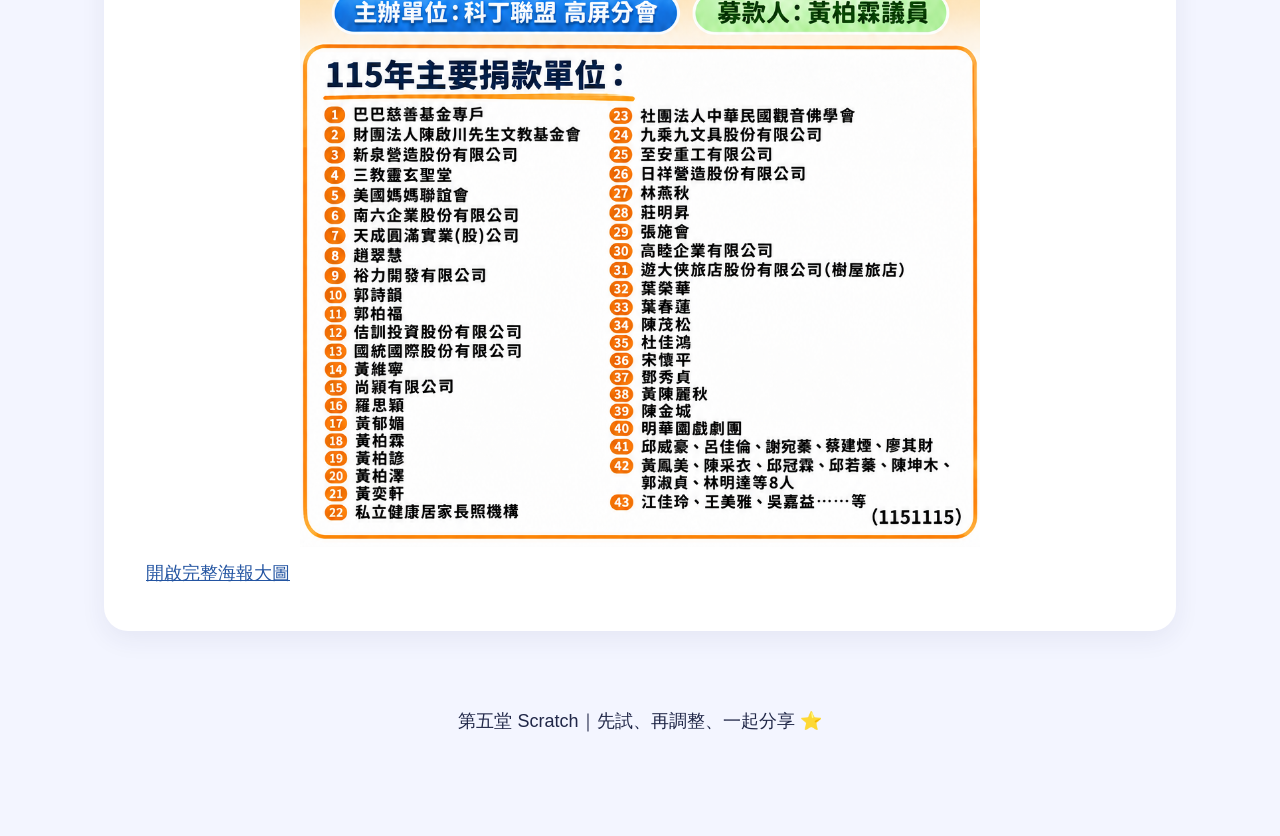
<file: lessons/05-cat-space-adventure/index.html>
<!doctype html><html lang="zh-Hant"><head><meta charset="utf-8"><meta name="viewport" content="width=device-width,initial-scale=1"><title>第五堂｜貓咪星際闖關學習單</title><style>*{box-sizing:border-box}html{scroll-behavior:smooth}body{margin:0;background:#f3f5ff;color:#202748;font:18px/1.65 "Microsoft JhengHei",sans-serif}a{color:#2455a2}button,.btn{font:inherit;cursor:pointer;border:0;border-radius:14px;background:#5146b9;color:white;padding:10px 18px;text-decoration:none;display:inline-block}button:hover,.btn:hover{background:#352c8b}button:focus-visible,a:focus-visible{outline:4px solid #ffb83e;outline-offset:3px}header{background:#252255;color:white;padding:18px 5%;position:sticky;top:0;z-index:4;display:flex;gap:16px;align-items:center;justify-content:space-between}header a{color:white}main{max-width:1120px;margin:auto;padding:24px}section.card{background:white;border-radius:24px;padding:clamp(20px,4vw,42px);margin:22px 0;box-shadow:0 8px 26px #292e6612;scroll-margin-top:85px}h1,h2,h3{line-height:1.25}h1{font-size:clamp(36px,6vw,66px);margin:10px 0}h2{font-size:clamp(27px,4vw,38px);margin-top:0}h3{font-size:22px}.hero{background:linear-gradient(130deg,#27245f,#5541aa 70%,#9e62c7)!important;color:white}.eyebrow{color:#ffb956;font-weight:bold;letter-spacing:.08em}.tag{display:inline-block;border-radius:100px;background:#efedff;color:#5146a1;padding:4px 12px;font-size:15px;font-weight:bold}.grid{display:grid;grid-template-columns:repeat(auto-fit,minmax(240px,1fr));gap:16px}.box{background:#f5f5ff;border-radius:18px;padding:20px}.note{background:#fff4dc;border-left:5px solid #f8ad34;padding:15px;border-radius:8px;margin:16px 0}.small{font-size:15px}.blocks{background:#f9f9ff;border:1px solid #dadcf3;border-radius:15px;padding:15px}.block{display:block;background:#ffab36;color:#302006;border-radius:8px;padding:7px 13px;margin:5px 0;width:fit-content;font-weight:bold}.event{background:#ffcf50}.motion{background:#4f8ff3;color:white}.sense{background:#66bcda}.data{background:#f58e32}.blockimg{max-width:100%;max-height:510px;object-fit:contain;border:1px solid #dcdff2;border-radius:12px;background:white}details{background:#f5f5ff;border-radius:14px;padding:14px;margin:10px 0}summary{font-weight:bold;cursor:pointer}textarea{width:100%;min-height:150px;border:1px solid #a8add0;border-radius:12px;padding:12px;font:16px/1.5 inherit;resize:vertical}.row{display:flex;flex-wrap:wrap;gap:10px;align-items:center}canvas{max-width:100%;background:#1d2152;border-radius:16px;touch-action:none}.progress{font-size:15px}label.check{display:block;padding:8px;border-bottom:1px solid #ddd}input[type=checkbox]{width:20px;height:20px;accent-color:#5146b9}footer{text-align:center;padding:30px}.slide{display:none;min-height:72vh}.slide.active{display:block}.slide h2{font-size:clamp(32px,5vw,58px)}.slide p,.slide li{font-size:clamp(20px,2.4vw,28px)}.slide img{max-height:47vh;max-width:100%;object-fit:contain}.toolbar{display:flex;gap:10px;flex-wrap:wrap;align-items:center}.hidden{display:none}@media(max-width:600px){header{position:static;flex-wrap:wrap}main{padding:12px}.slide{min-height:60vh}section.card{padding:22px}header nav{font-size:14px}} .coach{width:min(300px,40vw);float:right;border-radius:24px;margin:0 0 20px 24px}.blockimg{max-height:none;width:100%;cursor:zoom-in}.slide img{max-height:none;width:100%;height:auto}.slide:has(img){min-height:0}.slide img:not(.coach){display:block}@media(max-width:600px){.coach{width:42%;}} </style><link rel="stylesheet" href="assets/teaching-tools.css"></head><body data-teaching-page="worksheet" data-teaching-storage="lionlake-lesson5-worksheet-annotations-v1"><header><strong>🐈 第五堂｜貓咪星際闖關</strong><nav><a href="#missions">開始拼裝</a>　<a href="#create">AI 創作</a>　<a href="presentation/index.html">講師簡報</a></nav></header><main data-teaching-root>
<section class="card hero"><img class="coach" src="assets/coach-q.png" alt="Q 版阿福教練與貓咪"><p class="eyebrow">SCRATCH MISSION 05 · 國小四年級</p><h1>貓咪星際闖關</h1><p>閃過障礙、收集水果，一起做出會飛的遊戲！</p><p>看一看 → 拼一拼 → 按綠旗試試 → 改成你的故事</p><p>主辦單位｜高雄科丁聯盟<br>協辦單位｜獅湖國小<br>教練｜沈明福（阿福教練）</p><a class="btn" href="#play">先玩玩法示意 ↓</a></section>
<section class="card" id="play"><span class="tag">01｜先玩一玩</span><h2>按住，讓貓咪飛起來！</h2><p>在遊戲畫面按住滑鼠或手指就上升，放開會下降。閃開障礙、碰到蘋果加分。</p><canvas id="game" width="720" height="360" aria-label="貓咪闖關玩法示意畫面"></canvas><div class="row"><button id="start">開始／重新開始</button><button id="up">按住上升（空白鍵也可以）</button><span id="gameStatus" role="status">按開始，再試著飛行！</span></div><p class="small">這是網頁玩法示意，並非執行 Scratch 專案；得分與速度經簡化，實際遊戲以 Scratch 積木為準。</p></section>
<section class="card"><span class="tag">02｜三小時探險地圖</span><h2>每一步，都先試再往下</h2><div class="grid"><div class="box"><b>0–55 分</b><br>先玩成果、認識角色、完成貓咪上下移動</div><div class="box"><b>55–65 分</b><br>休息喝水</div><div class="box"><b>65–110 分</b><br>障礙物分身、碰撞與遊戲結束</div><div class="box"><b>110–120 分</b><br>休息喝水</div><div class="box"><b>120–140 分</b><br>水果、得分與過關</div><div class="box"><b>140–180 分</b><br>改編、交換試玩、分享</div></div><div class="note">時間不夠時，先完成貓咪、障礙物分身和碰撞結束。AI 生圖是選做挑戰。</div></section>
<section class="card" id="missions"><span class="tag">03｜準備出發</span><h2>下載拆解好的積木</h2><p>先下載練習版，在 Scratch Desktop 選「檔案 → 從電腦載入」。依照下方角色與任務，把散開的積木接回正確的位置。</p><a class="btn" href="downloads/學生練習版_貓咪闖關積木拼裝.sb3" download>下載學生積木拼裝版</a><p>這份練習版的舞台程式已準備好；貓咪、障礙物、水果的主要指令已逐塊拆開並按類別排列；判斷條件和數值積木保留在洞裡。由左至右是動作、外觀、事件與控制、變數等；感測與運算小積木保留在使用它們的積木裡。畫面太擠時，可縮小積木或拖動空白處找碎片。</p><div class="note"><b>操作小秘訣：</b>每拼好一組，就按綠旗測試；卡住時展開積木圖片比對。圖片來自新提供的積木簡報，是參考答案，先自己試試！貓咪圖中央有回升積木，請看任務 1 的拼裝位置。</div></section>
<section class="card"><span class="tag">任務 1｜貓咪 Sprite1</span><h2>讓貓咪飛起來</h2><ol><li>選貓咪 Sprite1，找三頂「當綠旗被點擊」。</li><li>先找動作、外觀、事件與控制積木，照圖片拼出大小、起點、方向與換造型迴圈。</li><li>第二組接回「重複無限次」：先讓 y 改變 -5；如果滑鼠鍵被按下，y 改變 10。接著把「重複直到 y 座標 &gt; -153」接在「如果」下方，兩者都放在「重複無限次」裡。把「y 改變 1」放進「重複直到」裡。</li><li>第三組接回判斷：得分大於 100 廣播 PASS；碰到 Paddle 廣播 GAME OVER；碰到 Apple 得分加 10。</li><li>按綠旗後先放開滑鼠，觀察貓咪掉到舞台下方時會小幅回升，再按住滑鼠測試上升。回升積木會每次把 y 加 1，直到 y 大於 -153。</li></ol><div class="blocks"><span class="block event">當綠旗被點擊</span><span class="block">重複無限次</span><span class="block motion">y 改變 -5</span><span class="block sense">如果滑鼠鍵被按下 → y 改變 10</span><span class="block">重複直到 y 座標 &gt; -153 → y 改變 1</span></div><details><summary>查看新版積木圖：貓咪積木與說明</summary><img class="blockimg" src="assets/新積木圖2.png" alt="新版簡報中貓咪程式與積木說明"></details><label class="check"><input type="checkbox" data-step="cat"> 我試過貓咪上升、下降和靠近下緣時回升</label></section>
<section class="card"><span class="tag">任務 2｜障礙物 Paddle</span><h2>分身工廠開張！</h2><p>本尊像工廠，負責生出新障礙物；分身像一個個小隊員，各自出場、移動，再離開。</p><ol><li>選 Paddle，第一組：綠旗 → 隱藏本尊 → 重複無限次，每 1.5 秒建立自己的分身。</li><li>第二組：當分身產生 → 顯示、設定大小與起點 → 在 y 的 -100 到 100 間隨機選高度。</li><li>接上重複無限次：x 改變 -3；當 x 座標小於 -237，得分加 2，刪除此分身。</li><li>按綠旗觀察：障礙物是否連續出現、向左移動？碰到貓咪後是否結束？</li></ol><div class="grid"><div class="box">① <b>建立分身</b><br>工廠生出一個新隊員</div><div class="box">② <b>當分身產生</b><br>新隊員開始執行任務</div><div class="box">③ <b>刪除此分身</b><br>任務結束後離場</div></div><details><summary>查看新版積木圖：障礙物積木與說明</summary><img class="blockimg" src="assets/新積木圖3.png" alt="新版簡報中障礙物分身程式與積木說明"></details><label class="check"><input type="checkbox" data-step="clone"> 我能說出分身的三個步驟</label></section>
<section class="card"><span class="tag">任務 3｜水果 Apple</span><h2>收集水果得分</h2><ol><li>選 Apple，綠旗 → 隱藏 → 等待隨機 3 到 6 秒 → 建立分身，放在重複無限次中。</li><li>分身產生後，顯示並從右側隨機高度往左移動。</li><li>超出左側或碰到貓咪，刪除此分身。貓咪的碰撞程式負責加 10 分。</li><li>玩一局：留意障礙物通過得 2 分、水果加 10 分；分數<b>大於 100</b> 才通過。</li></ol><details><summary>查看新版積木圖：水果積木與說明</summary><img class="blockimg" src="assets/新積木圖5.png" alt="新版簡報中水果分身程式與積木說明"></details><details><summary>查看新版積木圖：舞台如何接收訊息</summary><img class="blockimg" src="assets/新積木圖1.png" alt="新版簡報中舞台的訊息與背景切換"></details><div class="note">廣播像傳話：貓咪說「PASS」或「GAME OVER」，舞台收到後換背景並停止遊戲。</div><label class="check"><input type="checkbox" data-step="score"> 我能試出加分與結束畫面</label></section>
<section class="card"><span class="tag">04｜改編挑戰</span><h2>讓遊戲變成你的故事</h2><div class="grid"><div class="box"><b>🌈 換主題</b><p>換角色、障礙物、得分物件或背景。</p></div><div class="box"><b>⚡ 調難度</b><p>改分身速度或出現時間，每次只改一個數字再試玩。</p></div><div class="box"><b>❤️ 加生命</b><p>進階挑戰：碰到障礙物先扣生命。想想怎樣避免一次碰撞連續扣分。</p></div></div><label class="check"><input type="checkbox" data-step="remix"> 我完成至少一種改編，請同學試玩</label></section>
<section class="card" id="create"><span class="tag">05｜選做：AI 美術設計師</span><h2>選一張提示詞，創造遊戲素材</h2><p>先選主角、障礙、得分物件或背景，修改文字後複製，貼到老師允許使用的 AI 生圖工具。生成後請老師協助下載：在 Scratch 選角色或舞台的「上傳」，再調整大小、位置並試玩。</p><div class="note">AI 生圖需要外部工具與網路，請依老師安排使用；不要輸入姓名、照片或其他個人資料。工具不一定支援透明背景，請先檢查圖片；主角如有兩個走路造型，換圖後也要檢查造型切換效果。</div><h3>主角｜選一個來改編</h3><div class="grid"><div class="box"><b>太空兔</b><textarea aria-label="太空兔提示詞">一隻可愛的太空兔，穿白橘太空衣、透明頭盔，背噴射背包，朝右飛行，表情勇敢開心。適合國小四年級，2D 卡通遊戲風格，造型簡單、色彩鮮明、輪廓清楚，完整物件置中，透明背景，不要文字、數字、浮水印或其他物件。</textarea><button class="copy">複製提示詞</button><span class="copymsg" role="status"></span></div><div class="box"><b>飛行小恐龍</b><textarea aria-label="飛行小恐龍提示詞">一隻可愛的綠色小恐龍，背上有小翅膀，戴飛行護目鏡，朝右飛行，表情活潑。適合國小四年級，2D 卡通遊戲風格，造型簡單、色彩鮮明、輪廓清楚，完整物件置中，透明背景，不要文字、數字、浮水印或其他物件。</textarea><button class="copy">複製提示詞</button><span class="copymsg" role="status"></span></div><div class="box"><b>魔法小狐狸</b><textarea aria-label="魔法小狐狸提示詞">一隻可愛橘色小狐狸，戴紫色魔法帽和短披風，騎小掃把朝右飛行，表情機靈開心。適合國小四年級，2D 卡通遊戲風格，造型簡單、色彩鮮明、輪廓清楚，完整物件置中，透明背景，不要文字、數字、浮水印或其他物件。</textarea><button class="copy">複製提示詞</button><span class="copymsg" role="status"></span></div></div><h3>障礙物｜選一個來改編</h3><div class="grid"><div class="box"><b>表情隕石</b><textarea aria-label="表情隕石提示詞">一顆灰紫色卡通小隕石，表面有少量凹洞，皺眉但不可怕，外形圓潤。適合國小四年級，2D 卡通遊戲風格，造型簡單、色彩鮮明、輪廓清楚，完整物件置中，透明背景，不要文字、數字、浮水印或其他物件。</textarea><button class="copy">複製提示詞</button><span class="copymsg" role="status"></span></div><div class="box"><b>旋轉小龍捲風</b><textarea aria-label="旋轉小龍捲風提示詞">一個藍紫色卡通小龍捲風，有清楚的旋轉線條和調皮表情，不可怕。適合國小四年級，2D 卡通遊戲風格，造型簡單、色彩鮮明、輪廓清楚，完整物件置中，透明背景，不要文字、數字、浮水印或其他物件。</textarea><button class="copy">複製提示詞</button><span class="copymsg" role="status"></span></div><div class="box"><b>魔法泡泡怪</b><textarea aria-label="魔法泡泡怪提示詞">一隻圓圓的紫色魔法泡泡怪，有兩隻大眼睛和調皮表情，帶少量小星點，不可怕。適合國小四年級，2D 卡通遊戲風格，造型簡單、色彩鮮明、輪廓清楚，完整物件置中，透明背景，不要文字、數字、浮水印或其他物件。</textarea><button class="copy">複製提示詞</button><span class="copymsg" role="status"></span></div></div><h3>得分物件｜選一個來改編</h3><div class="grid"><div class="box"><b>能量星星</b><textarea aria-label="能量星星提示詞">一顆金黃色五角星，帶簡單笑臉和少量柔和光芒，像遊戲獎勵。適合國小四年級，2D 卡通遊戲風格，造型簡單、色彩鮮明、輪廓清楚，完整物件置中，透明背景，不要文字、數字、浮水印或其他物件。</textarea><button class="copy">複製提示詞</button><span class="copymsg" role="status"></span></div><div class="box"><b>彩虹甜甜圈</b><textarea aria-label="彩虹甜甜圈提示詞">一個小甜甜圈，上面有粉紅糖霜和彩色糖粒，帶開心笑臉，像遊戲獎勵。適合國小四年級，2D 卡通遊戲風格，造型簡單、色彩鮮明、輪廓清楚，完整物件置中，透明背景，不要文字、數字、浮水印或其他物件。</textarea><button class="copy">複製提示詞</button><span class="copymsg" role="status"></span></div><div class="box"><b>魔法寶石</b><textarea aria-label="魔法寶石提示詞">一顆閃亮的青綠色菱形魔法寶石，有簡單切面和少量光點，像遊戲獎勵。適合國小四年級，2D 卡通遊戲風格，造型簡單、色彩鮮明、輪廓清楚，完整物件置中，透明背景，不要文字、數字、浮水印或其他物件。</textarea><button class="copy">複製提示詞</button><span class="copymsg" role="status"></span></div></div><h3>背景｜選一個來改編</h3><div class="grid"><div class="box"><b>星際太空站</b><textarea aria-label="星際太空站提示詞">深藍色宇宙中有遠方小星球、星星和可愛太空站，明亮且有冒險感。適合國小四年級，2D 卡通遊戲背景，橫式 4：3，畫面中央保留簡潔遊戲空間，細節集中四周，不要人物、動物、文字、數字或浮水印。</textarea><button class="copy">複製提示詞</button><span class="copymsg" role="status"></span></div><div class="box"><b>彩虹雲朵天空</b><textarea aria-label="彩虹雲朵天空提示詞">明亮藍天、柔軟白雲、遠方彩虹和幾座小小漂浮島嶼，歡樂溫暖。適合國小四年級，2D 卡通遊戲背景，橫式 4：3，畫面中央保留簡潔遊戲空間，細節集中四周，不要人物、動物、文字、數字或浮水印。</textarea><button class="copy">複製提示詞</button><span class="copymsg" role="status"></span></div><div class="box"><b>星光魔法森林</b><textarea aria-label="星光魔法森林提示詞">遠方有圓潤大樹、蘑菇、小城堡和柔和星光，藍綠與淡紫色調，神祕但不陰暗。適合國小四年級，2D 卡通遊戲背景，橫式 4：3，畫面中央保留簡潔遊戲空間，細節集中四周，不要人物、動物、文字、數字或浮水印。</textarea><button class="copy">複製提示詞</button><span class="copymsg" role="status"></span></div></div><p>我的改編故事：<input aria-label="我的改編故事" id="story" placeholder="例如：太空兔收集星星！"></p><button id="clear">清除本頁勾選與故事</button><p class="small" id="progress" role="status"></p></section><section class="card" id="sound"><span class="tag">06｜選做：聲音設計師</span><h2>幫遊戲加上聲音</h2><p>時間有限時，先選一個「得到物品」聲音，完成遊戲最重要！下列提示詞要貼到具備音效或音樂生成的外部 AI 工具，這個學習單不會直接產生音訊。</p><div class="note"><b>最快的方法：Scratch 內建音效</b><br>選取貓咪、舞台或需要發聲的角色 → 點「音效」→「選擇音效」→ 試聽並挑選。找清脆叮聲當得分、短碰撞聲當失敗、歡樂旋律當過關；音效名稱依實際音效庫為準。回到「程式」，在對應事件加入「播放音效」。</div><h3>想用 AI 創作？選一個提示詞</h3><div class="grid"><div class="box"><b>太空兔飛行</b><textarea aria-label="太空兔飛行音訊提示詞">短促、輕快的卡通噴射器啾聲，約 0.5 秒，乾淨單一音效，無人聲、無音樂。</textarea><button class="copy">複製提示詞</button><span class="copymsg" role="status"></span></div><div class="box"><b>小恐龍飛行</b><textarea aria-label="小恐龍飛行音訊提示詞">可愛小翅膀輕拍與滑翔聲，輕快柔和，約 0.5 秒，單一音效，無人聲、無音樂。</textarea><button class="copy">複製提示詞</button><span class="copymsg" role="status"></span></div><div class="box"><b>魔法狐狸飛行</b><textarea aria-label="魔法狐狸飛行音訊提示詞">魔法掃把掠過的輕柔咻聲，帶一點閃亮魔法音，約 0.5 秒，單一音效，無人聲、無音樂。</textarea><button class="copy">複製提示詞</button><span class="copymsg" role="status"></span></div><div class="box"><b>碰到障礙</b><textarea aria-label="碰到障礙音訊提示詞">不嚇人的卡通碰撞啵聲，適合兒童遊戲，約 0.5 秒，單一音效，無人聲、無音樂。</textarea><button class="copy">複製提示詞</button><span class="copymsg" role="status"></span></div><div class="box"><b>得到物品</b><textarea aria-label="得到物品音訊提示詞">清脆明亮的叮咚獎勵音，適合收集星星或寶石，約 0.5 秒，單一音效，無人聲、無音樂。</textarea><button class="copy">複製提示詞</button><span class="copymsg" role="status"></span></div><div class="box"><b>過關成功</b><textarea aria-label="過關成功音訊提示詞">歡樂短小的勝利鈴聲，適合四年級兒童，約 2 秒，無人聲。</textarea><button class="copy">複製提示詞</button><span class="copymsg" role="status"></span></div><div class="box"><b>太空背景音樂</b><textarea aria-label="太空背景音樂音訊提示詞">創作約 20 秒輕快可循環的太空冒險遊戲背景音樂，電子琴與柔和節拍，歡樂不緊張，純音樂無人聲，結尾自然銜接開頭。</textarea><button class="copy">複製提示詞</button><span class="copymsg" role="status"></span></div><div class="box"><b>雲朵背景音樂</b><textarea aria-label="雲朵背景音樂音訊提示詞">創作約 20 秒可循環的雲端冒險背景音樂，木琴和輕快節拍，明亮活潑，純音樂無人聲，結尾自然銜接開頭。</textarea><button class="copy">複製提示詞</button><span class="copymsg" role="status"></span></div><div class="box"><b>魔法森林音樂</b><textarea aria-label="魔法森林音樂音訊提示詞">創作約 20 秒可循環的魔法森林背景音樂，鈴鐺、木琴和柔和節拍，神祕但溫暖，純音樂無人聲，結尾自然銜接開頭。</textarea><button class="copy">複製提示詞</button><span class="copymsg" role="status"></span></div></div><h3>把聲音加進 Scratch</h3><ol><li>在老師允許的音訊工具貼上提示詞、生成並下載 MP3 或 WAV；請先試聽並確認工具使用規則。</li><li>選中要發聲的角色（背景音樂可選舞台）→「音效」→「上傳音效」，選擇下載的檔案。</li><li>得分聲：在貓咪碰到水果的條件裡，靠近得分積木加入「播放音效」。先試玩，若連續觸發就請老師協助調整。</li><li>背景音樂：舞台新增一組獨立程式：綠旗 → 重複無限次 →「播放音效直到播放完畢」。遊戲結束時原專案的停止全部會停止程式與聲音。</li></ol><p>如果想要動作與音效同時進行，選「播放音效」；如果要等音樂播放完再重播，選「播放音效直到播放完畢」。不要把等待播完的音效放進控制移動的迴圈。</p><p class="small">素材與上傳規格請參考 <a href="https://resources.scratch.mit.edu/www/guides/en/ScratchLearningResource_SoundsAddRecordText-to-Speech.pdf">Scratch 官方聲音教學</a>；公開分享前請確認所選 AI 工具及音訊素材的使用權。</p></section>
<section class="card" id="results">
  <h2>第五堂成果發表｜貓咪星際闖關</h2>
  <p>一起回顧第五堂課，看看孩子如何用 Scratch 積木做出自己的闖關遊戲。</p>
  <a class="btn" href="https://youtu.be/AT5NNMOiIHo" target="_blank" rel="noopener noreferrer">在 YouTube 觀看成果影片</a>
</section>
<section class="card" id="sponsors">
  <h2>公益課程贊助致謝</h2>
  <p>感謝科丁聯盟高屏分會推動國小 Scratch 公益課程，也謝謝海報上所有捐款單位與個人的支持。</p>
  <a href="assets/scratch-public-course-sponsors.png?v=1151115" target="_blank" rel="noopener">
    <img src="assets/scratch-public-course-sponsors.png?v=1151115" width="1024" height="1536" loading="lazy" alt="國小 Scratch 公益課程海報，列有 115 年主要捐款單位及個人" style="display:block;max-width:min(100%, 680px);height:auto;margin:0 auto 12px">
    開啟完整海報大圖
  </a>
</section>
</main><footer>第五堂 Scratch｜先試、再調整、一起分享 ⭐</footer>
<script>
const checks=[...document.querySelectorAll('[data-step]')],story=document.querySelector('#story');function save(){try{localStorage.setItem('afu-lesson5',JSON.stringify({checks:checks.map(x=>x.checked),story:story.value}))}catch(e){}document.querySelector('#progress').textContent='任務完成 '+checks.filter(x=>x.checked).length+' / '+checks.length}try{let a=JSON.parse(localStorage.getItem('afu-lesson5')||'{}');checks.forEach((x,i)=>x.checked=!!a.checks?.[i]);story.value=a.story||''}catch(e){}checks.forEach(x=>x.onchange=save);story.oninput=save;save();document.querySelector('#clear').onclick=()=>{checks.forEach(x=>x.checked=false);story.value='';save()};document.querySelectorAll('.copy').forEach(b=>b.onclick=async()=>{let t=b.parentNode.querySelector('textarea');try{await navigator.clipboard.writeText(t.value);b.nextElementSibling.textContent=' 已複製！'}catch(e){t.focus();t.select();b.nextElementSibling.textContent=' 請按 Ctrl+C 複製';}});
const c=document.querySelector('#game'),ctx=c.getContext('2d'),statusEl=document.querySelector('#gameStatus');let y=180,score=0,obs=[],items=[],tick=0,running=false,press=false,last=0,runId=0;function reset(){runId++;let id=runId;y=180;score=0;obs=[];items=[];tick=0;running=true;last=0;statusEl.textContent='飛行中！按住上升，放開下降。';requestAnimationFrame(now=>frame(now,id))}function frame(now,id){if(!running||id!==runId)return;let dt=Math.min((now-(last||now))/16.67,2);last=now;tick+=dt;y=Math.max(20,Math.min(340,y+(press?-3:2)*dt));if(tick>90){tick=0;obs.push({x:740,y:45+Math.random()*270});if(Math.random()>.35)items.push({x:760,y:40+Math.random()*280})}ctx.fillStyle='#20234f';ctx.fillRect(0,0,720,360);ctx.fillStyle='#fff';for(let i=0;i<18;i++)ctx.fillRect((i*193)%720,(i*89)%360,2,2);ctx.font='34px sans-serif';ctx.fillText('🐈',65,y+12);obs.forEach(o=>{o.x-=3*dt;ctx.fillText('☄️',o.x,o.y);if(Math.abs(o.x-65)<27&&Math.abs(o.y-y)<30){running=false;statusEl.textContent='碰到障礙物！按重新開始再試。'}});items.forEach(o=>{o.x-=2.3*dt;ctx.fillText('🍎',o.x,o.y);if(Math.abs(o.x-65)<27&&Math.abs(o.y-y)<30){o.x=-100;score+=10}});obs=obs.filter(o=>{if(o.x< -30){score+=2;return false}return true});items=items.filter(o=>o.x> -40);ctx.fillStyle='white';ctx.font='bold 20px sans-serif';ctx.fillText('得分 '+score,16,28);if(score>100){running=false;statusEl.textContent='過關！你真棒！'}if(running)requestAnimationFrame(now=>frame(now,id))}document.querySelector('#start').onclick=()=>{running=false;reset()};[c,document.querySelector('#up')].forEach(x=>{x.addEventListener('pointerdown',e=>{press=true;x.setPointerCapture(e.pointerId)});x.addEventListener('pointerup',()=>press=false);x.addEventListener('pointercancel',()=>press=false)});window.addEventListener('keydown',e=>{if(e.code==='Space'&&!e.target.closest('textarea,input,select,button,a,summary,[contenteditable=true],dialog')){e.preventDefault();press=true}});window.addEventListener('keyup',e=>{if(e.code==='Space')press=false});
</script>
<script src="assets/teaching-tools.js"></script></body></html>
</file>
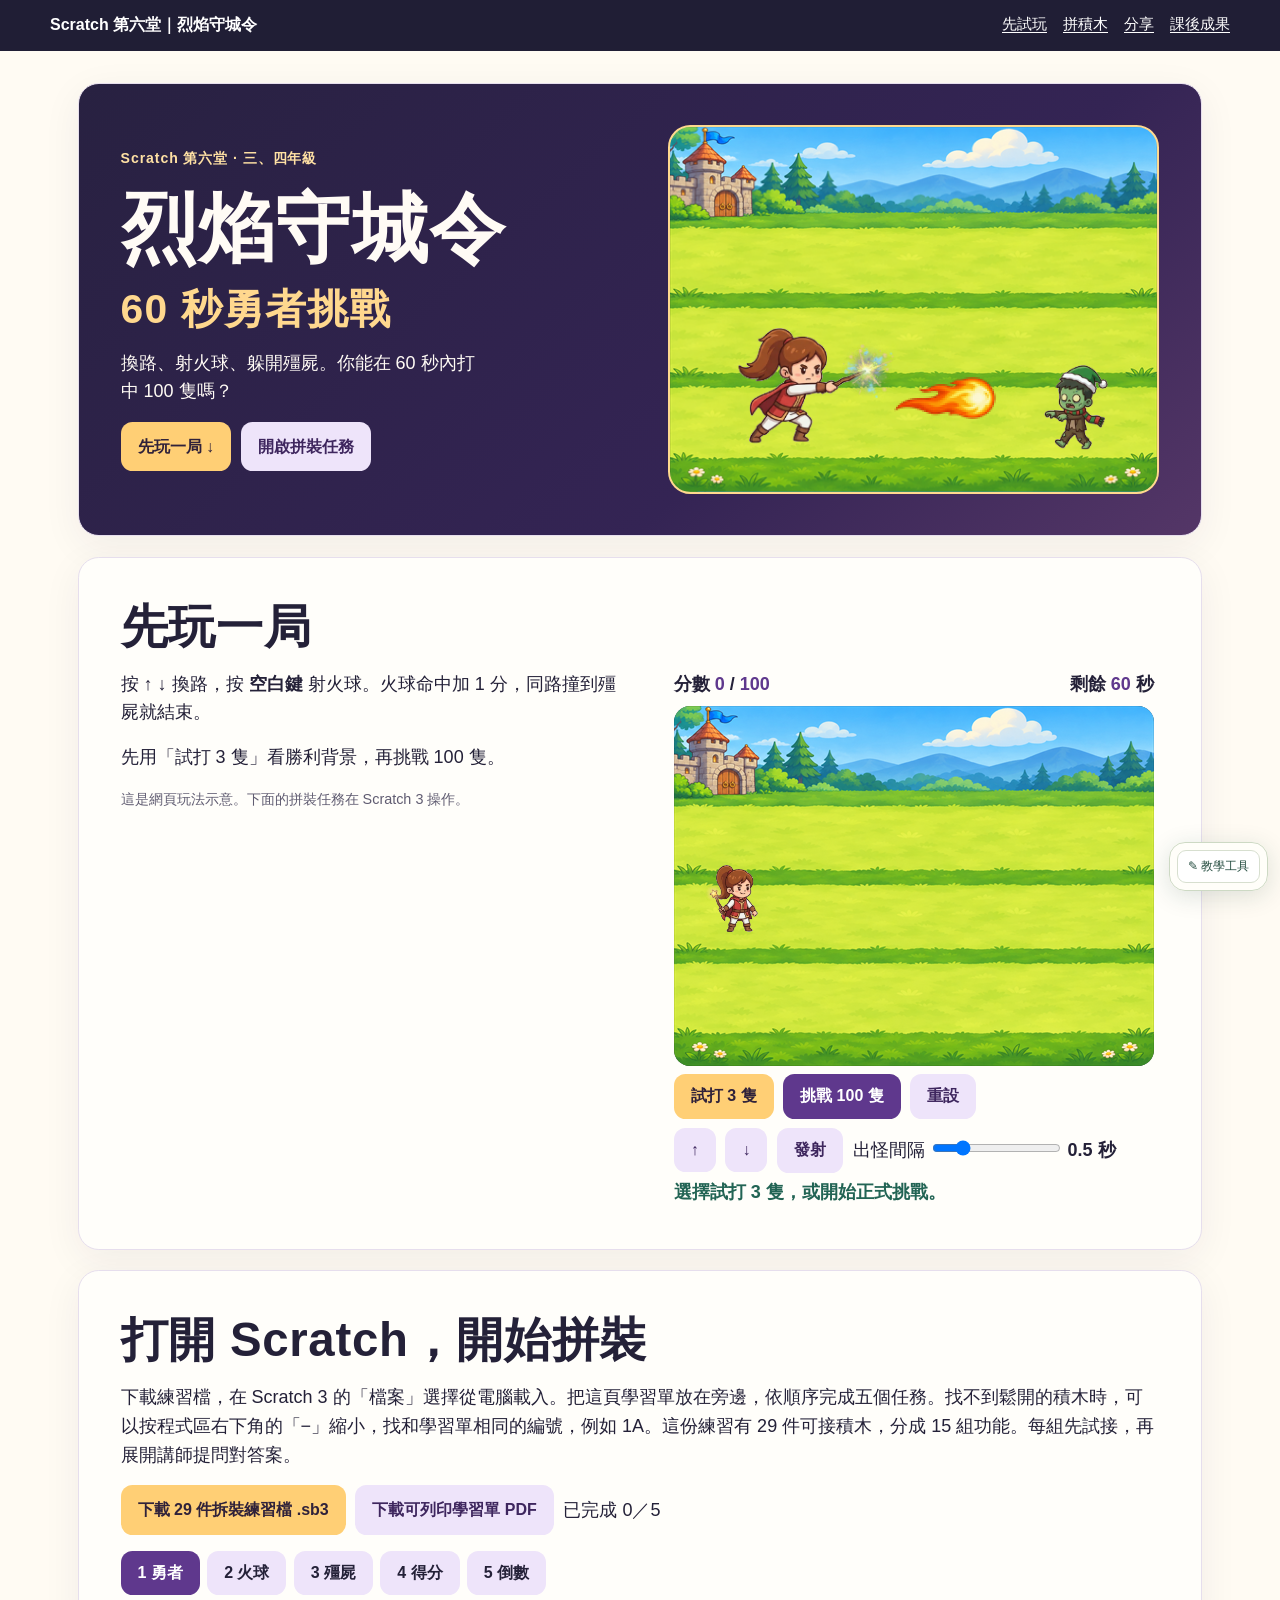
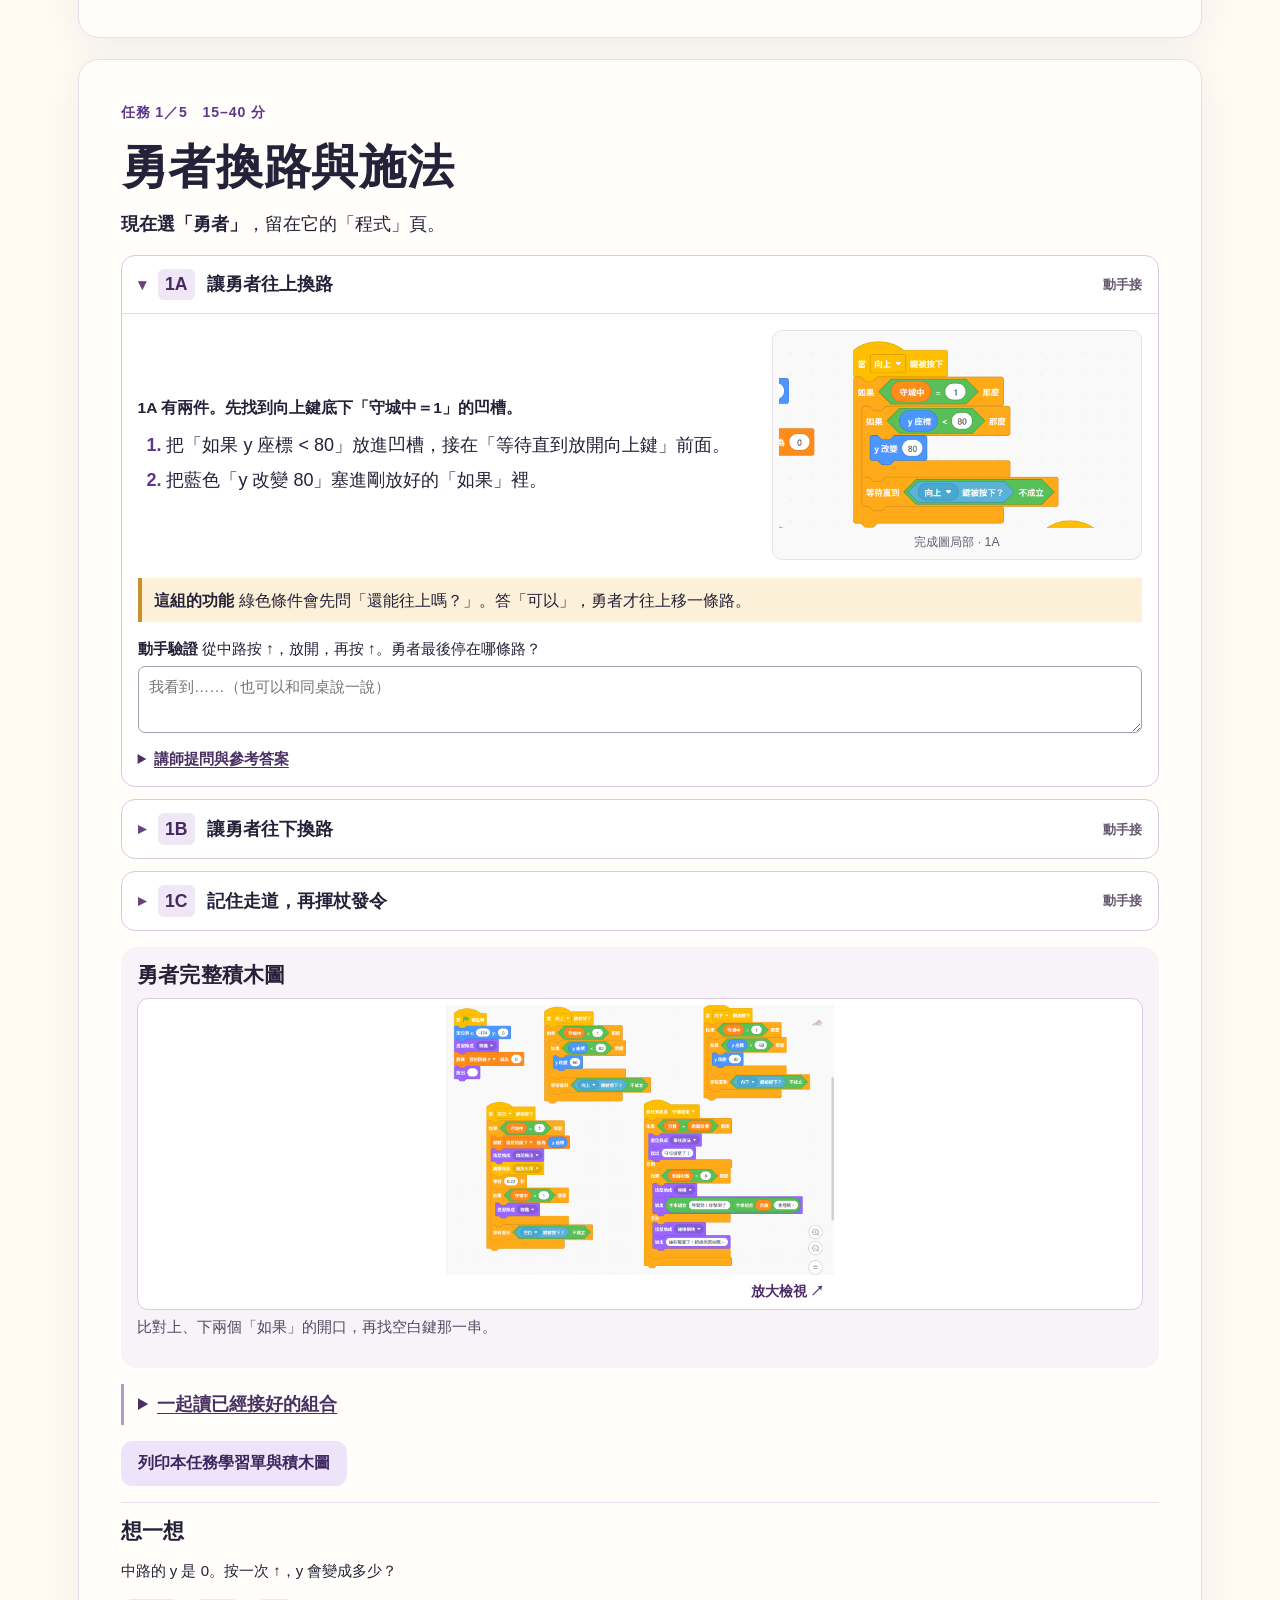
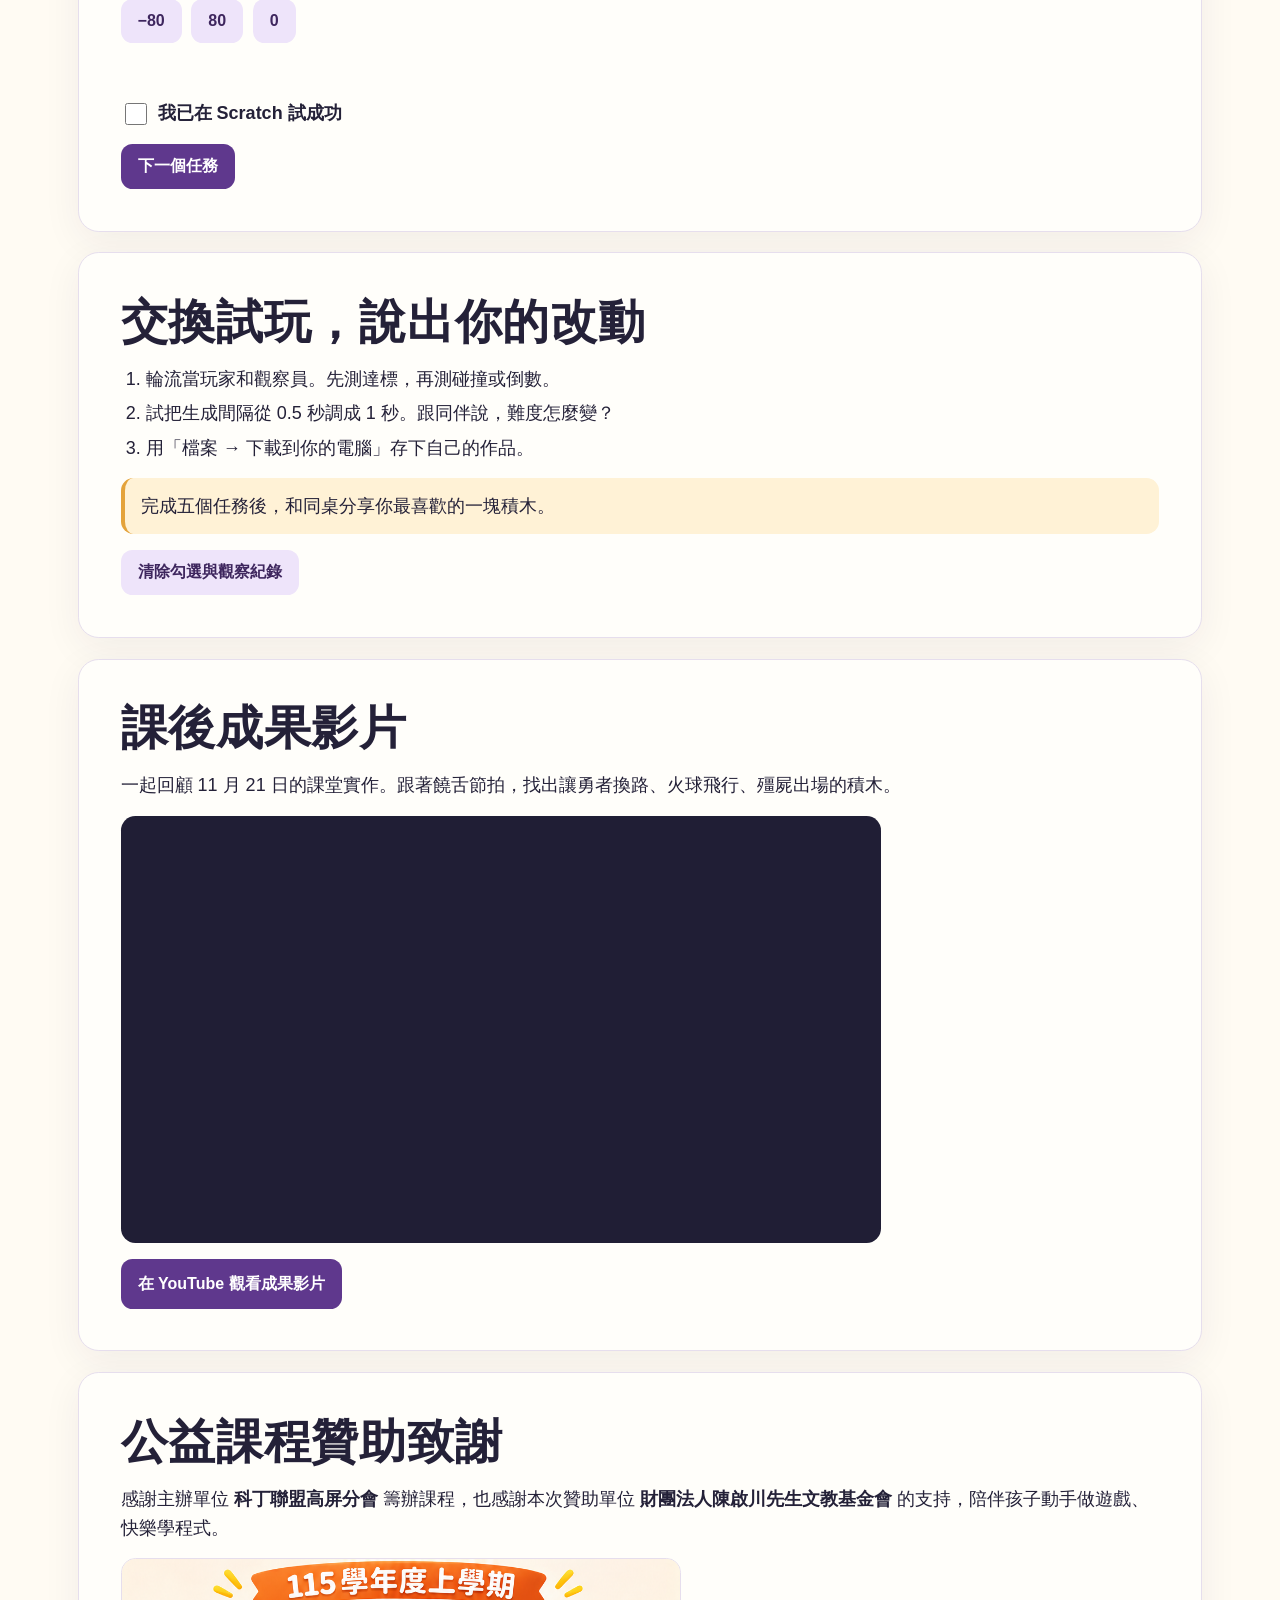
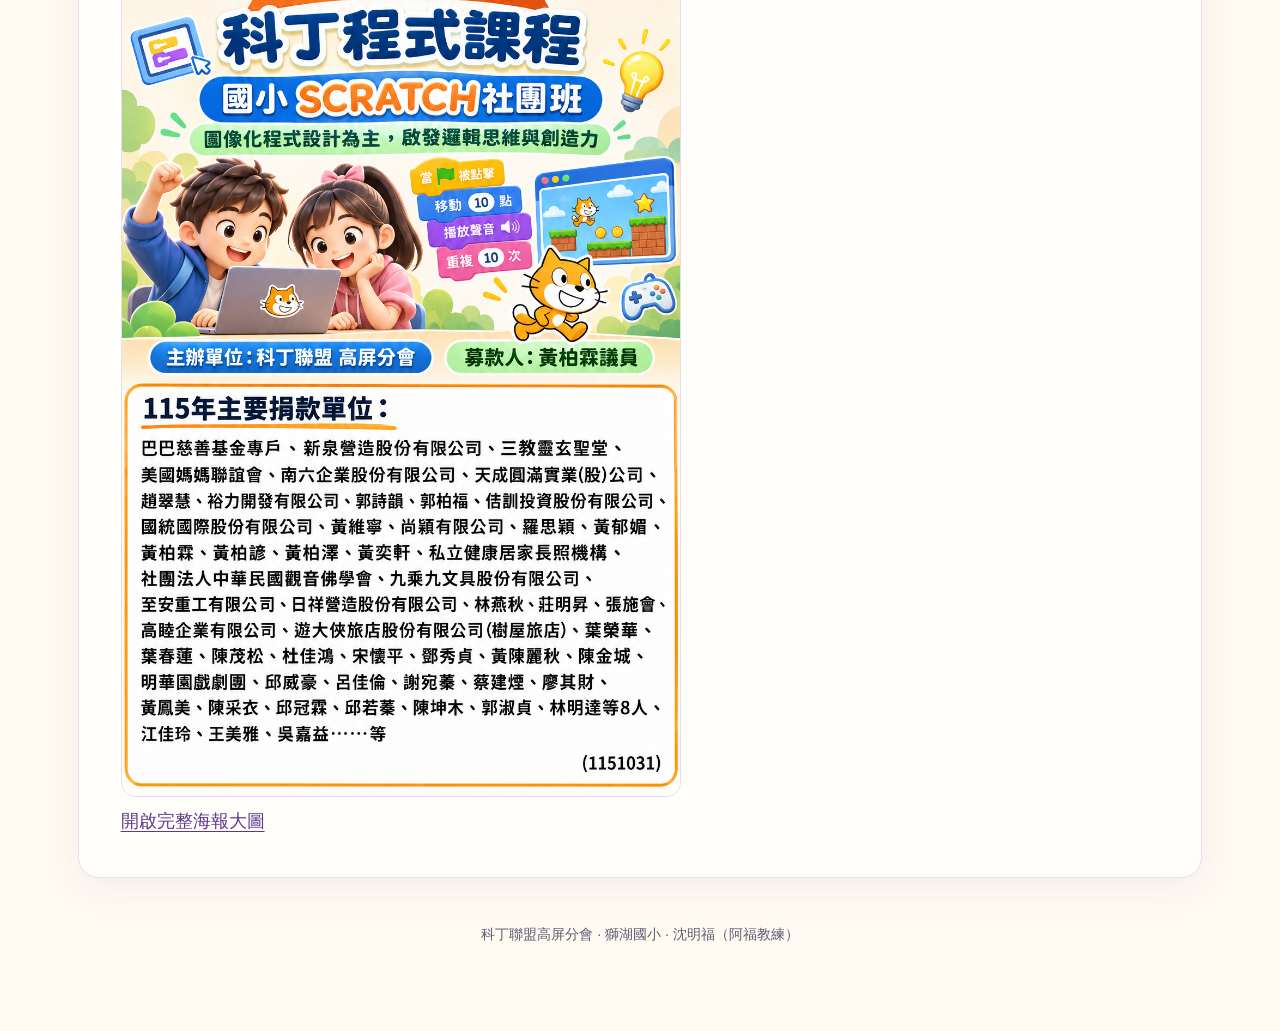
<file: lessons/06-flame-castle/index.html>
<!doctype html>
<html lang="zh-Hant"><head><meta charset="utf-8"><meta name="viewport" content="width=device-width, initial-scale=1"><title>第六堂｜烈焰守城令互動學習單</title><link rel="icon" href="assets/fire.png"><link rel="stylesheet" href="assets/lesson.css"><link rel="stylesheet" href="assets/teaching-tools.css"><link rel="stylesheet" href="assets/assembly.css"></head>
<body data-teaching-page="worksheet" data-teaching-storage="lionlake-lesson6-worksheet-annotations-v1"><header class="top"><strong>Scratch 第六堂｜烈焰守城令</strong><nav aria-label="課堂導覽"><a href="#play">先試玩</a><a href="#build">拼積木</a><a href="#share">分享</a><a href="#showcase">課後成果</a></nav></header>
<main data-teaching-root>
<section class="card cover"><div class="split"><div class="flow"><p class="label">Scratch 第六堂 · 三、四年級</p><h1>烈焰守城令<span>60 秒勇者挑戰</span></h1><p>換路、射火球、躲開殭屍。你能在 60 秒內打中 100 隻嗎？</p><div class="row"><a class="button gold" href="#play">先玩一局 ↓</a><a class="button secondary" href="#build">開啟拼裝任務</a></div></div><div class="cover-art" role="img" aria-label="城堡草地上的勇者、火球和殭屍"><img class="hero-art" src="assets/cast.png" alt=""><img class="fire-art" src="assets/fire.png" alt=""><img class="z-art" src="assets/zombie.png" alt=""></div></div></section>
<section class="card flow" id="play"><h2>先玩一局</h2><div class="split"><div class="flow"><p>按 <strong>↑ ↓</strong> 換路，按 <strong>空白鍵</strong> 射火球。火球命中加 1 分，同路撞到殭屍就結束。</p><p>先用「試打 3 隻」看勝利背景，再挑戰 100 隻。</p><p class="muted">這是網頁玩法示意。下面的拼裝任務在 Scratch 3 操作。</p></div><div class="game" data-game><div class="stats"><span>分數 <b data-score>0</b> / <b data-goal>100</b></span><span>剩餘 <b data-time>60</b> 秒</span></div><div class="scene"><canvas width="480" height="360" tabindex="0" aria-label="三條路守城練習場，按上下鍵換路、空白鍵射擊"></canvas></div><div class="row"><button data-start="3" class="gold">試打 3 隻</button><button data-start="100">挑戰 100 隻</button><button class="secondary" data-reset>重設</button></div><div class="row"><button class="secondary" data-act="up" aria-label="往上換路">↑</button><button class="secondary" data-act="down" aria-label="往下換路">↓</button><button class="secondary" data-act="fire">發射</button><label>出怪間隔 <input data-interval type="range" min=".1" max="2" step=".1" value=".5"> <strong data-interval-label>0.5 秒</strong></label></div><p class="game-output" data-output role="status">選擇試打 3 隻，或開始正式挑戰。</p></div></div></section>
<section class="card flow" id="build"><h2>打開 Scratch，開始拼裝</h2><p>下載練習檔，在 Scratch 3 的「檔案」選擇從電腦載入。把這頁學習單放在旁邊，依順序完成五個任務。找不到鬆開的積木時，可以按程式區右下角的「−」縮小，找和學習單相同的編號，例如 1A。這份練習有 29 件可接積木，分成 15 組功能。每組先試接，再展開講師提問對答案。</p><div class="row"><a class="button gold" id="download" href="downloads/學生練習版_烈焰守城令.sb3" download>下載 29 件拆裝練習檔 .sb3</a><a class="button secondary" href="downloads/烈焰守城令_積木功能學習單.pdf" download>下載可列印學習單 PDF</a><span id="progress" role="status">已完成 0／5</span></div><div class="tabs" aria-label="任務選擇"><button data-tab="1" aria-controls="mission-1" aria-current="step">1 勇者</button><button data-tab="2" aria-controls="mission-2" >2 火球</button><button data-tab="3" aria-controls="mission-3" >3 殭屍</button><button data-tab="4" aria-controls="mission-4" >4 得分</button><button data-tab="5" aria-controls="mission-5" >5 倒數</button></div></section>
<section id="mission-1" class="card flow" data-mission>
 <p class="label">任務 1／5　15–40 分</p><h2 tabindex="-1">勇者換路與施法</h2><p><strong>現在選「勇者」</strong>，留在它的「程式」頁。</p>
 <div class="group-list"><details class="assembly-card" id="group-1A" open><summary><span class="code">1A</span><span>讓勇者往上換路</span><span class="card-kind">動手接</span></summary>
    <div class="assembly-inner"><div><p class="locate">1A 有兩件。先找到向上鍵底下「守城中＝1」的凹槽。</p><ol class="assembly-steps"><li>把「如果 y 座標 &lt; 80」放進凹槽，接在「等待直到放開向上鍵」前面。</li><li>把藍色「y 改變 80」塞進剛放好的「如果」裡。</li></ol></div><div class="focus-picture"><svg class="cutout" viewBox="301 0 345 307" role="img" aria-label="1A 讓勇者往上換路的積木局部"><image width="1207" height="840" href="assets/hero-blocks.png"/></svg><small>完成圖局部 · 1A</small></div></div>
    <p class="effect"><strong>這組的功能</strong> 綠色條件會先問「還能往上嗎？」。答「可以」，勇者才往上移一條路。</p>
    <div class="observe"><label for="note-1A"><strong>動手驗證</strong> 從中路按 ↑，放開，再按 ↑。勇者最後停在哪條路？</label><textarea rows="2" id="note-1A" data-record="1A" placeholder="我看到……（也可以和同桌說一說）"></textarea></div>
    <details class="teach-note"><summary>講師提問與參考答案</summary><p>勇者跑出上路時，請孩子指一指藍色積木是不是在內層凹槽裡。</p><p><strong>可接受的回答</strong>　上路，y 是 80。第二次按 ↑ 時，80 小於 80 的條件不成立。</p></details></details><details class="assembly-card" id="group-1B" ><summary><span class="code">1B</span><span>讓勇者往下換路</span><span class="card-kind">動手接</span></summary>
    <div class="assembly-inner"><div><p class="locate">1B 有兩件。找到向下鍵和它下面的「守城中＝1」。</p><ol class="assembly-steps"><li>把「如果 y 座標 &gt; −80」放在等待放開向下鍵之前。</li><li>把「y 改變 −80」放進這個「如果」裡。</li></ol></div><div class="focus-picture"><svg class="cutout" viewBox="796 0 349 298" role="img" aria-label="1B 讓勇者往下換路的積木局部"><image width="1207" height="840" href="assets/hero-blocks.png"/></svg><small>完成圖局部 · 1B</small></div></div>
    <p class="effect"><strong>這組的功能</strong> y 減少會往下。勇者只能停在上、中、下三條路。</p>
    <div class="observe"><label for="note-1B"><strong>動手驗證</strong> 按綠旗回中路。按 ↓、放開，再按 ↓。你的勇者停在哪個 y？</label><textarea rows="2" id="note-1B" data-record="1B" placeholder="我看到……（也可以和同桌說一說）"></textarea></div>
    <details class="teach-note"><summary>講師提問與參考答案</summary><p>請同桌各指一塊：哪塊決定方向？哪塊守住下路邊界？</p><p><strong>可接受的回答</strong>　停在 −80。第二次按鍵時，已經到下路邊界。</p></details></details><details class="assembly-card" id="group-1C" ><summary><span class="code">1C</span><span>記住走道，再揮杖發令</span><span class="card-kind">動手接</span></summary>
    <div class="assembly-inner"><div><p class="locate">1C 有三件。找到「當空白鍵被按下」裡的「等待 0.22 秒」。</p><ol class="assembly-steps"><li>在等待前依序接「發射防線 Y 設為 y 座標」、換成「向前施法」、廣播「施放火球」。</li><li>三塊都放在外層「守城中＝1」裡。原有的等待、換回待機和等放開空白鍵接在後面。</li></ol></div><div class="focus-picture"><svg class="cutout" viewBox="116 295 351 473" role="img" aria-label="1C 記住走道，再揮杖發令的積木局部"><image width="1207" height="840" href="assets/hero-blocks.png"/></svg><small>完成圖局部 · 1C</small></div></div>
    <p class="effect"><strong>這組的功能</strong> 勇者記下這次出手的高度，再通知舞台建立火球分身。</p>
    <div class="observe"><label for="note-1C"><strong>動手驗證</strong> 到上路按一下空白鍵。看勇者的手，和同桌說出他先做什麼、再做什麼。</label><textarea rows="2" id="note-1C" data-record="1C" placeholder="我看到……（也可以和同桌說一說）"></textarea></div>
    <details class="teach-note"><summary>講師提問與參考答案</summary><p>問「如果勇者馬上換路，火球該記住哪一條？」讓孩子指出存高度的橘色積木。</p><p><strong>可接受的回答</strong>　先揮杖，稍後回到待機。火球要等任務 2 接好才看得見。</p></details></details></div><section class="picture-panel"><h3>勇者完整積木圖</h3><figure class="reference"><button type="button" class="ref-button" data-ref="assets/hero-blocks.png" data-title="勇者完整積木圖" aria-label="放大勇者完整積木圖"><img src="assets/hero-blocks.png" alt="勇者完整積木圖"><span aria-hidden="true">放大檢視 ↗</span></button><figcaption>比對上、下兩個「如果」的開口，再找空白鍵那一串。</figcaption></figure></section><details class="read-built"><summary>一起讀已經接好的組合</summary><dl><dt>綠旗 → 勇者歸位</dt><dd>定位到 x＝−174、y＝0，換成待機，清除上局的發射高度和說話泡泡。</dd><dt>放開按鍵 → 接受下一次動作</dt><dd>移動和發射後都會等放開按鍵。按一下、放開，再按下一次。</dd><dt>收到守城結束 → 選擇表情</dt><dd>達標就舉杖。時間到就報出擊倒數。同路碰撞就換成倒地造型。</dd></dl></details><button class="secondary" type="button" data-print="1">列印本任務學習單與積木圖</button>
 <div class="quiz flow" data-answer="1" data-explain="y 加 80 會往上，所以勇者到了 y = 80 的上路。"><h3>想一想</h3><p>中路的 y 是 0。按一次 ↑，y 會變成多少？</p><div class="row"><button class="secondary choice" data-choice="0" aria-pressed="false">−80</button><button class="secondary choice" data-choice="1" aria-pressed="false">80</button><button class="secondary choice" data-choice="2" aria-pressed="false">0</button></div><p role="status"></p></div>
 <label class="task-check"><input type="checkbox" data-check="1"> 我已在 Scratch 試成功</label>
 <div class="row"><button data-open="2">下一個任務</button></div>
</section>
<section id="mission-2" class="card flow" data-mission hidden>
 <p class="label">任務 2／5　40–65 分</p><h2 tabindex="-1">火球分身向右飛</h2><p><strong>現在選「火球」</strong>，留在它的「程式」頁。</p>
 <div class="group-list"><details class="assembly-card" id="group-2A" open><summary><span class="code">2A</span><span>讓新火球出現在杖尖</span><span class="card-kind">動手接</span></summary>
    <div class="assembly-inner"><div><p class="locate">2A 有三件。選「火球」，找「當分身產生」帽子。綠旗下的「隱藏」已接好。</p><ol class="assembly-steps"><li>帽子下先接「定位到 x：−122、y：發射防線 Y」。</li><li>接「造型換成 火球一」，再接「顯示」，下面接回原有飛行迴圈。</li></ol></div><div class="focus-picture"><svg class="cutout" viewBox="303 0 271 167" role="img" aria-label="2A 讓新火球出現在杖尖的積木局部"><image width="1211" height="882" href="assets/fire-blocks.png"/></svg><small>完成圖局部 · 2A</small></div></div>
    <p class="effect"><strong>這組的功能</strong> 本體藏起來。每次施法，新分身都從勇者這次出手的高度現身。</p>
    <div class="observe"><label for="note-2A"><strong>動手驗證</strong> 按綠旗，上路射一顆，再到下路射一顆。兩顆各出現在哪裡？</label><textarea rows="2" id="note-2A" data-record="2A" placeholder="我看到……（也可以和同桌說一說）"></textarea></div>
    <details class="teach-note"><summary>講師提問與參考答案</summary><p>請孩子找：x 的 −122 決定左右位置，哪個橘色橢圓決定高度？</p><p><strong>可接受的回答</strong>　各自出現在上路和下路。只完成 2A 時，火球會留在出生處。</p></details></details><details class="assembly-card" id="group-2B" ><summary><span class="code">2B</span><span>讓火球一邊飛一邊閃</span><span class="card-kind">動手接</span></summary>
    <div class="assembly-inner"><div><p class="locate">2B 有三件。在「重複直到 x 座標 &gt; 224」的凹槽裡，已有一整組碰撞檢查。</p><ol class="assembly-steps"><li>在碰撞檢查的上方放「x 改變 12」。</li><li>在整組碰撞檢查的下方接「造型換成下一個」和「等待 0.035 秒」。三塊都在飛行迴圈內。</li></ol></div><div class="focus-picture"><svg class="cutout" viewBox="306 159 325 104" role="img" aria-label="2B 讓火球一邊飛一邊閃的積木局部"><image width="1211" height="882" href="assets/fire-blocks.png"/></svg><small>完成圖局部 · 2B</small></div></div>
    <p class="effect"><strong>這組的功能</strong> 每跑一圈就向右走 12 點、換一張造型、等一下。飛行時只有 x 改變。</p>
    <div class="observe"><label for="note-2B"><strong>動手驗證</strong> 從上路射一顆，立刻回中路。剛才的火球往哪裡飛？</label><textarea rows="2" id="note-2B" data-record="2B" placeholder="我看到……（也可以和同桌說一說）"></textarea></div>
    <details class="teach-note"><summary>講師提問與參考答案</summary><p>用手比出大凹槽的上下邊，再找小凹槽。火球只在碰到殭屍時才進小凹槽。</p><p><strong>可接受的回答</strong>　沿著上路向右飛。它出生時就已讀到那一條路的 y。</p></details></details><details class="assembly-card" id="group-2C" ><summary><span class="code">2C</span><span>讓飛完的火球退場</span><span class="card-kind">動手接</span></summary>
    <div class="assembly-inner"><div><p class="locate">2C 有一件「分身刪除」。在飛行迴圈最下方找接點。</p><ol class="assembly-steps"><li>沿「重複直到」左邊往下找，看到它的底邊。</li><li>把「分身刪除」接在底邊外面。迴圈內原有的另一個刪除是命中時使用。</li></ol></div><div class="focus-picture"><svg class="cutout" viewBox="305 578 325 302" role="img" aria-label="2C 讓飛完的火球退場的積木局部"><image width="1211" height="882" href="assets/fire-blocks.png"/></svg><small>完成圖局部 · 2C</small></div></div>
    <p class="effect"><strong>這組的功能</strong> 打空的火球飛過 x＝224 就退場。被確認命中的火球會提早消失。</p>
    <div class="observe"><label for="note-2C"><strong>動手驗證</strong> 向空路射一顆。它在哪裡消失？如果一出發就消失，要檢查哪裡？</label><textarea rows="2" id="note-2C" data-record="2C" placeholder="我看到……（也可以和同桌說一說）"></textarea></div>
    <details class="teach-note"><summary>講師提問與參考答案</summary><p>讓學生用手沿著原圖指出兩個「分身刪除」，分別說出什麼時候會用到。</p><p><strong>可接受的回答</strong>　飛到右側才消失。如果一出發就消失，要看分身刪除是否放進了飛行迴圈。</p></details></details></div><section class="picture-panel"><h3>火球完整積木圖</h3><figure class="reference"><button type="button" class="ref-button" data-ref="assets/fire-blocks.png" data-title="火球完整積木圖" aria-label="放大火球完整積木圖"><img src="assets/fire-blocks.png" alt="火球完整積木圖"><span aria-hidden="true">放大檢視 ↗</span></button><figcaption>找到兩個刪除分身的位置，一個在命中判定內，一個在飛行迴圈外。</figcaption></figure></section><details class="read-built"><summary>一起讀已經接好的組合</summary><dl><dt>勇者廣播 → 舞台建立火球</dt><dd>舞台收到「施放火球」，在守城中＝1 時建立火球分身。每一顆分身從同一頂帽子開始。</dd><dt>火球碰到殭屍 → 輪流確認</dt><dd>「正在判定火球」讓一顆一顆輪流檢查。火球先清除命中記號、記下碰撞位置 X 和 Y，再廣播「檢查這顆火球」並等待。</dd><dt>回報命中或收到結束 → 分身退場</dt><dd>殭屍回報命中時，這顆火球刪除自己。遊戲結束時，路上其餘火球也會退場。</dd></dl></details><button class="secondary" type="button" data-print="2">列印本任務學習單與積木圖</button>
 <div class="quiz flow" data-answer="2" data-explain="火球出生時已經讀取發射防線 Y，飛行時只改變 x。"><h3>想一想</h3><p>勇者在上路施法後立刻往下走，火球會走哪條路？</p><div class="row"><button class="secondary choice" data-choice="0" aria-pressed="false">跟著到中路</button><button class="secondary choice" data-choice="1" aria-pressed="false">向下斜飛</button><button class="secondary choice" data-choice="2" aria-pressed="false">留在上路</button></div><p role="status"></p></div>
 <label class="task-check"><input type="checkbox" data-check="2"> 我已在 Scratch 試成功</label>
 <div class="row"><button class="secondary" data-open="1">上一個任務</button><button data-open="3">下一個任務</button></div>
</section>
<section id="mission-3" class="card flow" data-mission hidden>
 <p class="label">任務 3／5　75–115 分</p><h2 tabindex="-1">殭屍定時出現、自己選路</h2><p><strong>現在選「殭屍」</strong>，留在它的「程式」頁。</p>
 <div class="group-list"><details class="assembly-card" id="group-3A" open><summary><span class="code">3A</span><span>讓殭屍隔一段時間出發</span><span class="card-kind">動手接</span></summary>
    <div class="assembly-inner"><div><p class="locate">3A 有兩件。選「殭屍」，找「當收到訊息 殭屍出發」。</p><ol class="assembly-steps"><li>在「重複直到 守城中＝0」裡，先放「等待（生成間隔）秒」，下方接原有的「如果 守城中＝1」。</li><li>把「建立自己的分身」塞入這個「如果」裡。</li></ol></div><div class="focus-picture"><svg class="cutout" viewBox="17 180 328 357" role="img" aria-label="3A 讓殭屍隔一段時間出發的積木局部"><image width="1210" height="870" href="assets/zombie-spawn.png"/></svg><small>完成圖局部 · 3A</small></div></div>
    <p class="effect"><strong>這組的功能</strong> 每等一段時間就多一隻。前一隻還在路上，下一隻也能出發。</p>
    <div class="observe"><label for="note-3A"><strong>動手驗證</strong> 先用手比出「等 → 生 → 再等」。接好 3B 後，把生成間隔從 0.5 拉到 1，看兩隻出現的時間。</label><textarea rows="2" id="note-3A" data-record="3A" placeholder="我看到……（也可以和同桌說一說）"></textarea></div>
    <details class="teach-note"><summary>講師提問與參考答案</summary><p>本體和新分身一開始都藏著。接完 3B 再開始數殭屍，綠旗會把間隔重設回 0.5。</p><p><strong>可接受的回答</strong>　調到 1 秒時，下一隻比較晚出現。每隻走多快由走路那組決定。</p></details></details><details class="assembly-card" id="group-3B" ><summary><span class="code">3B</span><span>每一隻自己抽一條路</span><span class="card-kind">動手接</span></summary>
    <div class="assembly-inner"><div><p class="locate">3B 有兩件。找下面會設定「行走中」的那頂「當分身產生」。</p><ol class="assembly-steps"><li>帽子下接定位積木，再接回「行走中設為 1」。定位中的算式已組好。</li><li>在「造型換成 行走一」下接「顯示」，下方接回走路迴圈。</li></ol></div><div class="focus-picture"><svg class="cutout" viewBox="551 0 468 258" role="img" aria-label="3B 每一隻自己抽一條路的積木局部"><image width="1210" height="870" href="assets/zombie-spawn.png"/></svg><small>完成圖局部 · 3B</small></div></div>
    <p class="effect"><strong>這組的功能</strong> 每隻從右側 x＝203 出發。它抽 −1、0、1，再乘 80，會得到三條路的 y。</p>
    <div class="observe"><label for="note-3B"><strong>動手驗證</strong> 按綠旗，觀察前幾隻。哪兩隻可能出現在同一條路？試算抽到 0 時走哪裡。</label><textarea rows="2" id="note-3B" data-record="3B" placeholder="我看到……（也可以和同桌說一說）"></textarea></div>
    <details class="teach-note"><summary>講師提問與參考答案</summary><p>請三位同學各代表一條路，用手指出 −1、0、1 分別走哪裡。</p><p><strong>可接受的回答</strong>　任何兩隻都可能抽到同一路。抽到 0 就走中路。只完成 3B 時，殭屍會現身，還沒開始跨步。</p></details></details><details class="assembly-card" id="group-3C" ><summary><span class="code">3C</span><span>排出殭屍的第一步</span><span class="card-kind">動手接</span></summary>
    <div class="assembly-inner"><div><p class="locate">3C 有三件。找到定位下面的走路迴圈，它檢查「行走中＝0 或 x 座標 &lt; −194」。</p><ol class="assembly-steps"><li>在迴圈凹槽裡放「造型換成 行走一」。</li><li>接「x 改變 −20」，再接「等待 0.1 秒」。</li></ol></div><div class="focus-picture"><svg class="cutout" viewBox="566 317 212 151" role="img" aria-label="3C 排出殭屍的第一步的積木局部"><image width="1210" height="870" href="assets/zombie-spawn.png"/></svg><small>完成圖局部 · 3C</small></div></div>
    <p class="effect"><strong>這組的功能</strong> 每走一步向左移 20 點。短暫等待，眼睛才看得清一步一步的移動。</p>
    <div class="observe"><label for="note-3C"><strong>動手驗證</strong> 按綠旗。從舞台右側出現的殭屍往哪邊走？它的腳現在有兩個動作嗎？</label><textarea rows="2" id="note-3C" data-record="3C" placeholder="我看到……（也可以和同桌說一說）"></textarea></div>
    <details class="teach-note"><summary>講師提問與參考答案</summary><p>若角色原地踏步，找藍色 x 積木。若一下就跑過畫面，找等待。</p><p><strong>可接受的回答</strong>　往左走。目前只有「行走一」的姿勢。完成下一組才會交替。</p></details></details><details class="assembly-card" id="group-3D" ><summary><span class="code">3D</span><span>加上第二步，做出走路動畫</span><span class="card-kind">動手接</span></summary>
    <div class="assembly-inner"><div><p class="locate">3D 也有三件。留在同一個走路迴圈。</p><ol class="assembly-steps"><li>接在 3C 的等待下面，依序放「造型換成 行走二」、「x 改變 −20」、「等待 0.1 秒」。</li><li>從迴圈頂端讀一遍，確認行走一、行走二都在凹槽裡。</li></ol></div><div class="focus-picture"><svg class="cutout" viewBox="565 320 252 294" role="img" aria-label="3D 加上第二步，做出走路動畫的積木局部"><image width="1210" height="870" href="assets/zombie-spawn.png"/></svg><small>完成圖局部 · 3D</small></div></div>
    <p class="effect"><strong>這組的功能</strong> 兩種姿勢輪流出現，每種都向左走一步。做完整輪共往左 40 點。</p>
    <div class="observe"><label for="note-3D"><strong>動手驗證</strong> 跟同桌一人念造型、一人念移動。整輪有幾次移動？打中後殭屍還會一直走嗎？</label><textarea rows="2" id="note-3D" data-record="3D" placeholder="我看到……（也可以和同桌說一說）"></textarea></div>
    <details class="teach-note"><summary>講師提問與參考答案</summary><p>圈出走路迴圈裡的兩個 0.1 秒，再請孩子回頭指 3A 的「等待（生成間隔）秒」。哪些等待管腳步？哪個等待管出怪？</p><p><strong>可接受的回答</strong>　有兩次移動。命中後「行走中」變成 0，走路迴圈結束，顯示受擊再刪除。</p></details></details></div><section class="picture-panel"><h3>殭屍完整積木圖①　生成與走路</h3><figure class="reference"><button type="button" class="ref-button" data-ref="assets/zombie-spawn.png" data-title="殭屍完整積木圖①　生成與走路" aria-label="放大殭屍完整積木圖①　生成與走路"><img src="assets/zombie-spawn.png" alt="殭屍完整積木圖①　生成與走路"><span aria-hidden="true">放大檢視 ↗</span></button><figcaption>左邊是本體定時建立分身，右邊是每個分身收到自己的走路任務。</figcaption></figure></section><details class="read-built"><summary>一起讀已經接好的組合</summary><dl><dt>綠旗 → 隱藏本體</dt><dd>本體留在程式裡持續製造分身。玩家看到的是各自會選路的分身。</dd><dt>走到邊界或受擊 → 離場</dt><dd>x 小於 −194 或「行走中＝0」就離開走路迴圈。受擊時換造型並等 0.15 秒，最後刪除自己。</dd><dt>收到守城結束 → 全部退場</dt><dd>殭屍隱藏，各個分身刪除自己。</dd></dl></details><button class="secondary" type="button" data-print="3">列印本任務學習單與積木圖</button>
 <div class="quiz flow" data-answer="0" data-explain="生成間隔管多久來一隻。x 改變 −20 管每一步往左走多遠。"><h3>想一想</h3><p>想讓下一隻晚點出現，手上該調哪個數字？</p><div class="row"><button class="secondary choice" data-choice="0" aria-pressed="false">生成間隔</button><button class="secondary choice" data-choice="1" aria-pressed="false">走路的 x −20</button><button class="secondary choice" data-choice="2" aria-pressed="false">過關目標</button></div><p role="status"></p></div>
 <label class="task-check"><input type="checkbox" data-check="3"> 我已在 Scratch 試成功</label>
 <div class="row"><button class="secondary" data-open="2">上一個任務</button><button data-open="4">下一個任務</button></div>
</section>
<section id="mission-4" class="card flow" data-mission hidden>
 <p class="label">任務 4／5　115–130 分</p><h2 tabindex="-1">命中一隻，加一分</h2><p><strong>現在選「殭屍」</strong>，留在它的「程式」頁。</p>
 <div class="group-list"><details class="assembly-card" id="group-4A" open><summary><span class="code">4A</span><span>讓打中的那隻替你加分</span><span class="card-kind">動手接</span></summary>
    <div class="assembly-inner"><div><p class="locate">4A 有一件。留在「殭屍」，找「當收到訊息 檢查這顆火球」底下的大「如果」。</p><ol class="assembly-steps"><li>找到已接好的「火球已命中設為 1 → 行走中設為 0」。</li><li>把「分數改變 1」接在它們下方，仍留在同一個大「如果」裡。</li></ol></div><div class="focus-picture"><svg class="cutout" viewBox="7 399 252 110" role="img" aria-label="4A 讓打中的那隻替你加分的積木局部"><image width="1208" height="661" href="assets/zombie-collision-blocks.png"/></svg><small>完成圖局部 · 4A</small></div></div>
    <p class="effect"><strong>這組的功能</strong> 只有通過命中檢查的殭屍會加分。火球留下「已命中」記號，同一顆最多算一次。</p>
    <div class="observe"><label for="note-4A"><strong>動手驗證</strong> 按綠旗，先射空，再打中一隻。兩次分數各變多少？</label><textarea rows="2" id="note-4A" data-record="4A" placeholder="我看到……（也可以和同桌說一說）"></textarea></div>
    <details class="teach-note"><summary>講師提問與參考答案</summary><p>請孩子先預測「按十次空白鍵一定拿十分嗎？」用一發空、一發中驗證。</p><p><strong>可接受的回答</strong>　射空加 0 分，打中加 1 分。「行走中」只管這一隻，「分數」是這局遊戲的總分。</p></details></details><details class="assembly-card" id="group-4B" ><summary><span class="code">4B</span><span>把達標消息傳給整座城堡</span><span class="card-kind">動手接</span></summary>
    <div class="assembly-inner"><div><p class="locate">4B 有兩件。先找裡面已經有「守城中設為 0」的「如果 分數＝過關目標」。</p><ol class="assembly-steps"><li>把這個「如果」接在 4A 的「分數改變 1」下面。</li><li>把「廣播 守城結束」塞進這個小「如果」，接在「守城中設為 0」下面。</li></ol></div><div class="focus-picture"><svg class="cutout" viewBox="7 463 242 166" role="img" aria-label="4B 把達標消息傳給整座城堡的積木局部"><image width="1208" height="661" href="assets/zombie-collision-blocks.png"/></svg><small>完成圖局部 · 4B</small></div></div>
    <p class="effect"><strong>這組的功能</strong> 先記下這一分，再比對目標。達標才停止守城，勇者會收到消息、舉杖慶祝。</p>
    <div class="observe"><label for="note-4B"><strong>動手驗證</strong> 打中一隻後還能繼續嗎？打中最後一隻時，哪個數字讓「如果」成立？</label><textarea rows="2" id="note-4B" data-record="4B" placeholder="我看到……（也可以和同桌說一說）"></textarea></div>
    <details class="teach-note"><summary>講師提問與參考答案</summary><p>請學生用手遮住外層命中條件，再指給同桌看：哪一個「如果」只管勝利？</p><p><strong>可接受的回答</strong>　還沒達標時能繼續。最後一次加分後，分數等於過關目標。任務 5 會用 3 分實測慶典。</p></details></details></div><section class="picture-panel"><h3>殭屍完整積木圖②　碰撞與得分</h3><figure class="reference"><button type="button" class="ref-button" data-ref="assets/zombie-collision-blocks.png" data-title="殭屍完整積木圖②　碰撞與得分" aria-label="放大殭屍完整積木圖②　碰撞與得分"><img src="assets/zombie-collision-blocks.png" alt="殭屍完整積木圖②　碰撞與得分"><span aria-hidden="true">放大檢視 ↗</span></button><figcaption>上半是碰到勇者，下半是火球命中。原圖右端超出截圖，下方補圖列出完整條件。</figcaption></figure><figure class="reference"><button type="button" class="ref-button" data-ref="assets/hit-guide.png" data-title="命中判定完整補圖" aria-label="放大命中判定完整補圖"><img src="assets/hit-guide.png" alt="命中判定完整補圖"><span aria-hidden="true">放大檢視 ↗</span></button><figcaption>依 Scratch 完成版重排。直線間的數值是兩個 x 的距離，必須小於 33。</figcaption></figure></section><details class="read-built"><summary>一起讀已經接好的組合</summary><dl><dt>同路撞到勇者 → 結束遊戲</dt><dd>分身持續檢查：時間還有、自己在走、與勇者同一個 y，而且真的碰到勇者。符合時把守城中設為 0，廣播結束。</dd><dt>收到火球檢查 → 確認是哪一隻</dt><dd>除了同一路和實際接觸，還檢查與報來的位置相距是否夠近。打開補圖可逐項核對七個條件。</dd></dl></details><button class="secondary" type="button" data-print="4">列印本任務學習單與積木圖</button>
 <div class="quiz flow" data-answer="1" data-explain="只在確認命中時加分，打空了不會加分。"><h3>想一想</h3><p>「分數改變 1」應該接在哪裡？</p><div class="row"><button class="secondary choice" data-choice="0" aria-pressed="false">按下空白鍵時</button><button class="secondary choice" data-choice="1" aria-pressed="false">確認打中殭屍的地方</button><button class="secondary choice" data-choice="2" aria-pressed="false">每過一秒</button></div><p role="status"></p></div>
 <label class="task-check"><input type="checkbox" data-check="4"> 我已在 Scratch 試成功</label>
 <div class="row"><button class="secondary" data-open="3">上一個任務</button><button data-open="5">下一個任務</button></div>
</section>
<section id="mission-5" class="card flow" data-mission hidden>
 <p class="label">任務 5／5　130–165 分</p><h2 tabindex="-1">設定目標與 60 秒倒數</h2><p><strong>現在選「舞台」</strong>，留在它的「程式」頁。</p>
 <div class="group-list"><details class="assembly-card" id="group-5A" open><summary><span class="code">5A</span><span>按綠旗，讓城堡回到起點</span><span class="card-kind">動手接</span></summary>
    <div class="assembly-inner"><div><p class="locate">5A 有一件。選舞台的「程式」，找綠旗下的「分數設為 0」。</p><ol class="assembly-steps"><li>在綠旗和「分數設為 0」中間，接入「背景換成 城堡草地三條防線」。</li><li>沿著原有的變數往下讀：分數 0、過關目標 100、生成間隔 0.5、剩餘秒數 60。</li></ol></div><div class="focus-picture"><svg class="cutout" viewBox="110 29 250 484" role="img" aria-label="5A 按綠旗，讓城堡回到起點的積木局部"><image width="1202" height="858" href="assets/stage-blocks.png"/></svg><small>完成圖局部 · 5A</small></div></div>
    <p class="effect"><strong>這組的功能</strong> 每次開新局，舞台都回到草地，重新記分並開始倒數。</p>
    <div class="observe"><label for="note-5A"><strong>動手驗證</strong> 先在「背景」頁選城堡慶典，再回程式按綠旗。看到哪張背景？分數是多少？</label><textarea rows="2" id="note-5A" data-record="5A" placeholder="我看到……（也可以和同桌說一說）"></textarea></div>
    <details class="teach-note"><summary>講師提問與參考答案</summary><p>請孩子對照「分數設為 0」和「分數改變 1」，用「每一局」和「每一次命中」各造一句。</p><p><strong>可接受的回答</strong>　回到城堡草地，分數從 0 開始。</p></details></details><details class="assembly-card" id="group-5B" ><summary><span class="code">5B</span><span>讀懂 60 秒怎麼倒數</span><span class="card-kind">一起讀</span></summary>
    <div class="assembly-inner"><div><p class="locate">這一組已接好。留在舞台，用手從「計時器重置」沿到下面的「重複直到」。</p><ol class="assembly-steps"><li>找「剩餘秒數設為 60 − 無條件捨去（計時器）」。先算經過幾個整秒。</li><li>再往下看「如果 剩餘秒數 &lt; 1」：把剩餘秒數和守城中設為 0，廣播「守城結束」。</li></ol></div><div class="focus-picture"><svg class="cutout" viewBox="110 507 481 340" role="img" aria-label="5B 讀懂 60 秒怎麼倒數的積木局部"><image width="1202" height="858" href="assets/stage-blocks.png"/></svg><small>完成圖局部 · 5B</small></div></div>
    <p class="effect"><strong>這組的功能</strong> 計時器往上數，舞台用減法顯示還能玩多久。時間一到，勇者會說出擊倒數。</p>
    <div class="observe"><label for="note-5B"><strong>動手驗證</strong> 計時器過了 7.8 秒，還剩幾秒？按綠旗看前幾秒，跟著數 60、59、58。</label><textarea rows="2" id="note-5B" data-record="5B" placeholder="我看到……（也可以和同桌說一說）"></textarea></div>
    <details class="teach-note"><summary>講師提問與參考答案</summary><p>投影時請孩子一人當計時器往上念，另一人當剩餘秒數往下念。</p><p><strong>可接受的回答</strong>　7.8 無條件捨去是 7，60 減 7 是 53 秒。要看時間到的結局，要讓勇者避開殭屍並保持未達標。</p></details></details><details class="assembly-card" id="group-5C" ><summary><span class="code">5C</span><span>替達標的勇者點亮慶典</span><span class="card-kind">動手接</span></summary>
    <div class="assembly-inner"><div><p class="locate">5C 有一件。在舞台找「當收到訊息 守城結束」，找到檢查分數的「如果」。</p><ol class="assembly-steps"><li>把「背景換成 過關_城堡慶典」塞進「如果 分數＝過關目標」的凹槽。</li><li>到舞台綠旗把過關目標從 100 改成 3，按綠旗、試打三隻。測完改回 100，再按綠旗。</li></ol></div><div class="focus-picture"><svg class="cutout" viewBox="499 74 295 203" role="img" aria-label="5C 替達標的勇者點亮慶典的積木局部"><image width="1202" height="858" href="assets/stage-blocks.png"/></svg><small>完成圖局部 · 5C</small></div></div>
    <p class="effect"><strong>這組的功能</strong> 同一個結束消息可以有三種結果。達標時換慶典，碰到同路殭屍時勇者倒地，時間到時勇者報分。</p>
    <div class="observe"><label for="note-5C"><strong>動手驗證</strong> 試玩三次：達標、撞到、時間到。哪一次換背景？哪一次勇者倒地？</label><textarea rows="2" id="note-5C" data-record="5C" placeholder="我看到……（也可以和同桌說一說）"></textarea></div>
    <details class="teach-note"><summary>講師提問與參考答案</summary><p>要快速展示超時，可在示範副本暫把倒數算式左邊的 60 改成 5，閃開五秒。正式版恢復 60。</p><p><strong>可接受的回答</strong>　達標才換慶典。撞到走動中的同路殭屍會倒地。倒數歸零時維持草地，勇者說出這局的擊倒數。</p></details></details></div><section class="picture-panel"><h3>舞台完整積木圖</h3><figure class="reference"><button type="button" class="ref-button" data-ref="assets/stage-blocks.png" data-title="舞台完整積木圖" aria-label="放大舞台完整積木圖"><img src="assets/stage-blocks.png" alt="舞台完整積木圖"><span aria-hidden="true">放大檢視 ↗</span></button><figcaption>從左邊的綠旗開始，追到中間的結束消息，再看右邊如何建立火球。</figcaption></figure></section><details class="read-built"><summary>一起讀已經接好的組合</summary><dl><dt>綠旗 → 發令與計時</dt><dd>先清分數、設定目標和生成間隔，清除火球的兩個判定記號，重置計時器，再開啟守城、廣播殭屍出發。</dd><dt>收到施放火球 → 建分身</dt><dd>舞台負責當發令員，遊戲進行時才建立火球分身。</dd><dt>收到守城結束 → 比對分數</dt><dd>達標時舞台換慶典。倒地與報時的造型和台詞由勇者處理。</dd></dl></details><button class="secondary" type="button" data-print="5">列印本任務學習單與積木圖</button>
 <div class="quiz flow" data-answer="2" data-explain="先到 100 才會獲勝。倒數歸零時依當下分數結束。"><h3>想一想</h3><p>你打到 99 分，但剩餘秒數已變成 0，會發生什麼？</p><div class="row"><button class="secondary choice" data-choice="0" aria-pressed="false">切換城堡慶典</button><button class="secondary choice" data-choice="1" aria-pressed="false">再送一秒</button><button class="secondary choice" data-choice="2" aria-pressed="false">結束並顯示擊倒數</button></div><p role="status"></p></div>
 <label class="task-check"><input type="checkbox" data-check="5"> 我已在 Scratch 試成功</label>
 <div class="row"><button class="secondary" data-open="4">上一個任務</button><a class="button" href="#share">完成與分享</a></div>
</section>
<section class="card flow" id="share"><h2>交換試玩，說出你的改動</h2><ol><li>輪流當玩家和觀察員。先測達標，再測碰撞或倒數。</li><li>試把生成間隔從 0.5 秒調成 1 秒。跟同伴說，難度怎麼變？</li><li>用「檔案 → 下載到你的電腦」存下自己的作品。</li></ol><p class="callout" id="completion">完成五個任務後，和同桌分享你最喜歡的一塊積木。</p><button id="clear-progress" class="secondary">清除勾選與觀察紀錄</button></section>
<section class="card flow" id="showcase" aria-labelledby="showcase-title">
  <h2 id="showcase-title">課後成果影片</h2>
  <p>一起回顧 11 月 21 日的課堂實作。跟著饒舌節拍，找出讓勇者換路、火球飛行、殭屍出場的積木。</p>
  <iframe class="showcase-video" width="760" height="428" src="https://www.youtube-nocookie.com/embed/4tM1S4GlCXE" title="Scratch 第六堂《烈焰守城令》課後成果影片" loading="lazy" referrerpolicy="strict-origin-when-cross-origin" allow="encrypted-media; picture-in-picture" allowfullscreen></iframe>
  <p><a class="button" href="https://youtu.be/4tM1S4GlCXE" target="_blank" rel="noopener">在 YouTube 觀看成果影片</a></p>
</section>
<section class="card flow" id="sponsors" aria-labelledby="sponsors-title">
  <h2 id="sponsors-title">公益課程贊助致謝</h2>
  <p>感謝主辦單位 <strong>科丁聯盟高屏分會</strong> 籌辦課程，也感謝本次贊助單位 <strong>財團法人陳啟川先生文教基金會</strong> 的支持，陪伴孩子動手做遊戲、快樂學程式。</p>
  <figure class="sponsor-poster">
    <a href="assets/scratch-public-course-sponsors.png" target="_blank" rel="noopener">
      <img src="assets/scratch-public-course-sponsors.png" width="1024" height="1536" loading="lazy" alt="國小 Scratch 創意程式公益課程海報，列有 115 年主要捐款單位和個人">
      開啟完整海報大圖
    </a>
  </figure>
</section>
</main><dialog id="assembly-dialog" aria-labelledby="ref-title" class="image-view"><div class="image-head"><strong id="ref-title"></strong><div class="row"><button class="secondary" id="ref-zoom">放大細節</button><button id="ref-close">關閉</button></div></div><div class="image-box"><img id="ref-img" alt=""></div></dialog><div class="paper-set"><article class="paper-page" data-paper="1"><header><span>烈焰守城令　／　第六堂 Scratch</span><span>任務 1 · 功能學習單</span></header><h1>勇者｜換路與施法</h1><div class="paper-name">姓名 __________________　 同桌 __________________</div><p class="paper-intro">在 Scratch 找相同編號。接好後試一次，把你看到的結果寫在橫線上。</p><section><h2>1A　讓勇者往上換路</h2><p><b>接一接　</b>1A 有兩件。先找到向上鍵底下「守城中＝1」的凹槽。 把「如果 y 座標 &lt; 80」放進凹槽，接在「等待直到放開向上鍵」前面。 把藍色「y 改變 80」塞進剛放好的「如果」裡。</p><p><b>功能　</b>綠色條件會先問「還能往上嗎？」。答「可以」，勇者才往上移一條路。</p><p><b>試一試　</b>從中路按 ↑，放開，再按 ↑。勇者最後停在哪條路？</p><div class="write-line">我的觀察</div></section><section><h2>1B　讓勇者往下換路</h2><p><b>接一接　</b>1B 有兩件。找到向下鍵和它下面的「守城中＝1」。 把「如果 y 座標 &gt; −80」放在等待放開向下鍵之前。 把「y 改變 −80」放進這個「如果」裡。</p><p><b>功能　</b>y 減少會往下。勇者只能停在上、中、下三條路。</p><p><b>試一試　</b>按綠旗回中路。按 ↓、放開，再按 ↓。你的勇者停在哪個 y？</p><div class="write-line">我的觀察</div></section><section><h2>1C　記住走道，再揮杖發令</h2><p><b>接一接　</b>1C 有三件。找到「當空白鍵被按下」裡的「等待 0.22 秒」。 在等待前依序接「發射防線 Y 設為 y 座標」、換成「向前施法」、廣播「施放火球」。 三塊都放在外層「守城中＝1」裡。原有的等待、換回待機和等放開空白鍵接在後面。</p><p><b>功能　</b>勇者記下這次出手的高度，再通知舞台建立火球分身。</p><p><b>試一試　</b>到上路按一下空白鍵。看勇者的手，和同桌說出他先做什麼、再做什麼。</p><div class="write-line">我的觀察</div></section></article><article class="paper-page paper-ref" data-paper="1"><header><span>烈焰守城令　／　第六堂 Scratch</span><span>任務 1 · 對照圖</span></header><h1>勇者完整積木圖</h1><img class="paper-img" src="assets/hero-blocks.png" alt="勇者完整積木圖"><h2>沿著積木說一說</h2><p><b>綠旗 → 勇者歸位</b>　定位到 x＝−174、y＝0，換成待機，清除上局的發射高度和說話泡泡。</p><p><b>放開按鍵 → 接受下一次動作</b>　移動和發射後都會等放開按鍵。按一下、放開，再按下一次。</p><p><b>收到守城結束 → 選擇表情</b>　達標就舉杖。時間到就報出擊倒數。同路碰撞就換成倒地造型。</p></article><article class="paper-page" data-paper="2"><header><span>烈焰守城令　／　第六堂 Scratch</span><span>任務 2 · 功能學習單</span></header><h1>火球｜分身與飛行</h1><div class="paper-name">姓名 __________________　 同桌 __________________</div><p class="paper-intro">在 Scratch 找相同編號。接好後試一次，把你看到的結果寫在橫線上。</p><section><h2>2A　讓新火球出現在杖尖</h2><p><b>接一接　</b>2A 有三件。選「火球」，找「當分身產生」帽子。綠旗下的「隱藏」已接好。 帽子下先接「定位到 x：−122、y：發射防線 Y」。 接「造型換成 火球一」，再接「顯示」，下面接回原有飛行迴圈。</p><p><b>功能　</b>本體藏起來。每次施法，新分身都從勇者這次出手的高度現身。</p><p><b>試一試　</b>按綠旗，上路射一顆，再到下路射一顆。兩顆各出現在哪裡？</p><div class="write-line">我的觀察</div></section><section><h2>2B　讓火球一邊飛一邊閃</h2><p><b>接一接　</b>2B 有三件。在「重複直到 x 座標 &gt; 224」的凹槽裡，已有一整組碰撞檢查。 在碰撞檢查的上方放「x 改變 12」。 在整組碰撞檢查的下方接「造型換成下一個」和「等待 0.035 秒」。三塊都在飛行迴圈內。</p><p><b>功能　</b>每跑一圈就向右走 12 點、換一張造型、等一下。飛行時只有 x 改變。</p><p><b>試一試　</b>從上路射一顆，立刻回中路。剛才的火球往哪裡飛？</p><div class="write-line">我的觀察</div></section><section><h2>2C　讓飛完的火球退場</h2><p><b>接一接　</b>2C 有一件「分身刪除」。在飛行迴圈最下方找接點。 沿「重複直到」左邊往下找，看到它的底邊。 把「分身刪除」接在底邊外面。迴圈內原有的另一個刪除是命中時使用。</p><p><b>功能　</b>打空的火球飛過 x＝224 就退場。被確認命中的火球會提早消失。</p><p><b>試一試　</b>向空路射一顆。它在哪裡消失？如果一出發就消失，要檢查哪裡？</p><div class="write-line">我的觀察</div></section></article><article class="paper-page paper-ref" data-paper="2"><header><span>烈焰守城令　／　第六堂 Scratch</span><span>任務 2 · 對照圖</span></header><h1>火球完整積木圖</h1><img class="paper-img" src="assets/fire-blocks.png" alt="火球完整積木圖"><h2>沿著積木說一說</h2><p><b>勇者廣播 → 舞台建立火球</b>　舞台收到「施放火球」，在守城中＝1 時建立火球分身。每一顆分身從同一頂帽子開始。</p><p><b>火球碰到殭屍 → 輪流確認</b>　「正在判定火球」讓一顆一顆輪流檢查。火球先清除命中記號、記下碰撞位置 X 和 Y，再廣播「檢查這顆火球」並等待。</p><p><b>回報命中或收到結束 → 分身退場</b>　殭屍回報命中時，這顆火球刪除自己。遊戲結束時，路上其餘火球也會退場。</p></article><article class="paper-page" data-paper="3"><header><span>烈焰守城令　／　第六堂 Scratch</span><span>任務 3 · 功能學習單</span></header><h1>殭屍｜生成與走路</h1><div class="paper-name">姓名 __________________　 同桌 __________________</div><p class="paper-intro">在 Scratch 找相同編號。接好後試一次，把你看到的結果寫在橫線上。</p><section><h2>3A　讓殭屍隔一段時間出發</h2><p><b>接一接　</b>3A 有兩件。選「殭屍」，找「當收到訊息 殭屍出發」。 在「重複直到 守城中＝0」裡，先放「等待（生成間隔）秒」，下方接原有的「如果 守城中＝1」。 把「建立自己的分身」塞入這個「如果」裡。</p><p><b>功能　</b>每等一段時間就多一隻。前一隻還在路上，下一隻也能出發。</p><p><b>試一試　</b>先用手比出「等 → 生 → 再等」。接好 3B 後，把生成間隔從 0.5 拉到 1，看兩隻出現的時間。</p><div class="write-line">我的觀察</div></section><section><h2>3B　每一隻自己抽一條路</h2><p><b>接一接　</b>3B 有兩件。找下面會設定「行走中」的那頂「當分身產生」。 帽子下接定位積木，再接回「行走中設為 1」。定位中的算式已組好。 在「造型換成 行走一」下接「顯示」，下方接回走路迴圈。</p><p><b>功能　</b>每隻從右側 x＝203 出發。它抽 −1、0、1，再乘 80，會得到三條路的 y。</p><p><b>試一試　</b>按綠旗，觀察前幾隻。哪兩隻可能出現在同一條路？試算抽到 0 時走哪裡。</p><div class="write-line">我的觀察</div></section><section><h2>3C　排出殭屍的第一步</h2><p><b>接一接　</b>3C 有三件。找到定位下面的走路迴圈，它檢查「行走中＝0 或 x 座標 &lt; −194」。 在迴圈凹槽裡放「造型換成 行走一」。 接「x 改變 −20」，再接「等待 0.1 秒」。</p><p><b>功能　</b>每走一步向左移 20 點。短暫等待，眼睛才看得清一步一步的移動。</p><p><b>試一試　</b>按綠旗。從舞台右側出現的殭屍往哪邊走？它的腳現在有兩個動作嗎？</p><div class="write-line">我的觀察</div></section><section><h2>3D　加上第二步，做出走路動畫</h2><p><b>接一接　</b>3D 也有三件。留在同一個走路迴圈。 接在 3C 的等待下面，依序放「造型換成 行走二」、「x 改變 −20」、「等待 0.1 秒」。 從迴圈頂端讀一遍，確認行走一、行走二都在凹槽裡。</p><p><b>功能　</b>兩種姿勢輪流出現，每種都向左走一步。做完整輪共往左 40 點。</p><p><b>試一試　</b>跟同桌一人念造型、一人念移動。整輪有幾次移動？打中後殭屍還會一直走嗎？</p><div class="write-line">我的觀察</div></section></article><article class="paper-page paper-ref" data-paper="3"><header><span>烈焰守城令　／　第六堂 Scratch</span><span>任務 3 · 對照圖</span></header><h1>殭屍完整積木圖①　生成與走路</h1><img class="paper-img" src="assets/zombie-spawn.png" alt="殭屍完整積木圖①　生成與走路"><h2>沿著積木說一說</h2><p><b>綠旗 → 隱藏本體</b>　本體留在程式裡持續製造分身。玩家看到的是各自會選路的分身。</p><p><b>走到邊界或受擊 → 離場</b>　x 小於 −194 或「行走中＝0」就離開走路迴圈。受擊時換造型並等 0.15 秒，最後刪除自己。</p><p><b>收到守城結束 → 全部退場</b>　殭屍隱藏，各個分身刪除自己。</p></article><article class="paper-page" data-paper="4"><header><span>烈焰守城令　／　第六堂 Scratch</span><span>任務 4 · 功能學習單</span></header><h1>殭屍｜命中與得分</h1><div class="paper-name">姓名 __________________　 同桌 __________________</div><p class="paper-intro">在 Scratch 找相同編號。接好後試一次，把你看到的結果寫在橫線上。</p><section><h2>4A　讓打中的那隻替你加分</h2><p><b>接一接　</b>4A 有一件。留在「殭屍」，找「當收到訊息 檢查這顆火球」底下的大「如果」。 找到已接好的「火球已命中設為 1 → 行走中設為 0」。 把「分數改變 1」接在它們下方，仍留在同一個大「如果」裡。</p><p><b>功能　</b>只有通過命中檢查的殭屍會加分。火球留下「已命中」記號，同一顆最多算一次。</p><p><b>試一試　</b>按綠旗，先射空，再打中一隻。兩次分數各變多少？</p><div class="write-line">我的觀察</div></section><section><h2>4B　把達標消息傳給整座城堡</h2><p><b>接一接　</b>4B 有兩件。先找裡面已經有「守城中設為 0」的「如果 分數＝過關目標」。 把這個「如果」接在 4A 的「分數改變 1」下面。 把「廣播 守城結束」塞進這個小「如果」，接在「守城中設為 0」下面。</p><p><b>功能　</b>先記下這一分，再比對目標。達標才停止守城，勇者會收到消息、舉杖慶祝。</p><p><b>試一試　</b>打中一隻後還能繼續嗎？打中最後一隻時，哪個數字讓「如果」成立？</p><div class="write-line">我的觀察</div></section></article><article class="paper-page paper-ref" data-paper="4"><header><span>烈焰守城令　／　第六堂 Scratch</span><span>任務 4 · 對照圖</span></header><h1>殭屍完整積木圖②　碰撞與得分</h1><img class="paper-img" src="assets/zombie-collision-blocks.png" alt="殭屍完整積木圖②　碰撞與得分"><h2>橫向命中條件補圖</h2><img class="paper-hit" src="assets/hit-guide.png" alt="七個命中條件及全部命中動作"></article><article class="paper-page" data-paper="5"><header><span>烈焰守城令　／　第六堂 Scratch</span><span>任務 5 · 功能學習單</span></header><h1>舞台｜開局、倒數與勝利</h1><div class="paper-name">姓名 __________________　 同桌 __________________</div><p class="paper-intro">在 Scratch 找相同編號。接好後試一次，把你看到的結果寫在橫線上。</p><section><h2>5A　按綠旗，讓城堡回到起點</h2><p><b>接一接　</b>5A 有一件。選舞台的「程式」，找綠旗下的「分數設為 0」。 在綠旗和「分數設為 0」中間，接入「背景換成 城堡草地三條防線」。 沿著原有的變數往下讀：分數 0、過關目標 100、生成間隔 0.5、剩餘秒數 60。</p><p><b>功能　</b>每次開新局，舞台都回到草地，重新記分並開始倒數。</p><p><b>試一試　</b>先在「背景」頁選城堡慶典，再回程式按綠旗。看到哪張背景？分數是多少？</p><div class="write-line">我的觀察</div></section><section><h2>5B　讀懂 60 秒怎麼倒數</h2><p><b>一起讀　</b>這一組已接好。留在舞台，用手從「計時器重置」沿到下面的「重複直到」。 找「剩餘秒數設為 60 − 無條件捨去（計時器）」。先算經過幾個整秒。 再往下看「如果 剩餘秒數 &lt; 1」：把剩餘秒數和守城中設為 0，廣播「守城結束」。</p><p><b>功能　</b>計時器往上數，舞台用減法顯示還能玩多久。時間一到，勇者會說出擊倒數。</p><p><b>試一試　</b>計時器過了 7.8 秒，還剩幾秒？按綠旗看前幾秒，跟著數 60、59、58。</p><div class="write-line">我的觀察</div></section><section><h2>5C　替達標的勇者點亮慶典</h2><p><b>接一接　</b>5C 有一件。在舞台找「當收到訊息 守城結束」，找到檢查分數的「如果」。 把「背景換成 過關_城堡慶典」塞進「如果 分數＝過關目標」的凹槽。 到舞台綠旗把過關目標從 100 改成 3，按綠旗、試打三隻。測完改回 100，再按綠旗。</p><p><b>功能　</b>同一個結束消息可以有三種結果。達標時換慶典，碰到同路殭屍時勇者倒地，時間到時勇者報分。</p><p><b>試一試　</b>試玩三次：達標、撞到、時間到。哪一次換背景？哪一次勇者倒地？</p><div class="write-line">我的觀察</div></section></article><article class="paper-page paper-ref" data-paper="5"><header><span>烈焰守城令　／　第六堂 Scratch</span><span>任務 5 · 對照圖</span></header><h1>舞台完整積木圖</h1><img class="paper-img" src="assets/stage-blocks.png" alt="舞台完整積木圖"><h2>沿著積木說一說</h2><p><b>綠旗 → 發令與計時</b>　先清分數、設定目標和生成間隔，清除火球的兩個判定記號，重置計時器，再開啟守城、廣播殭屍出發。</p><p><b>收到施放火球 → 建分身</b>　舞台負責當發令員，遊戲進行時才建立火球分身。</p><p><b>收到守城結束 → 比對分數</b>　達標時舞台換慶典。倒地與報時的造型和台詞由勇者處理。</p></article></div><footer>科丁聯盟高屏分會 · 獅湖國小 · 沈明福（阿福教練）</footer>
<script src="assets/game.js" defer></script><script src="assets/worksheet.js" defer></script><script src="assets/assembly.js" defer></script><script src="assets/teaching-tools.js" defer></script></body></html>
</file>
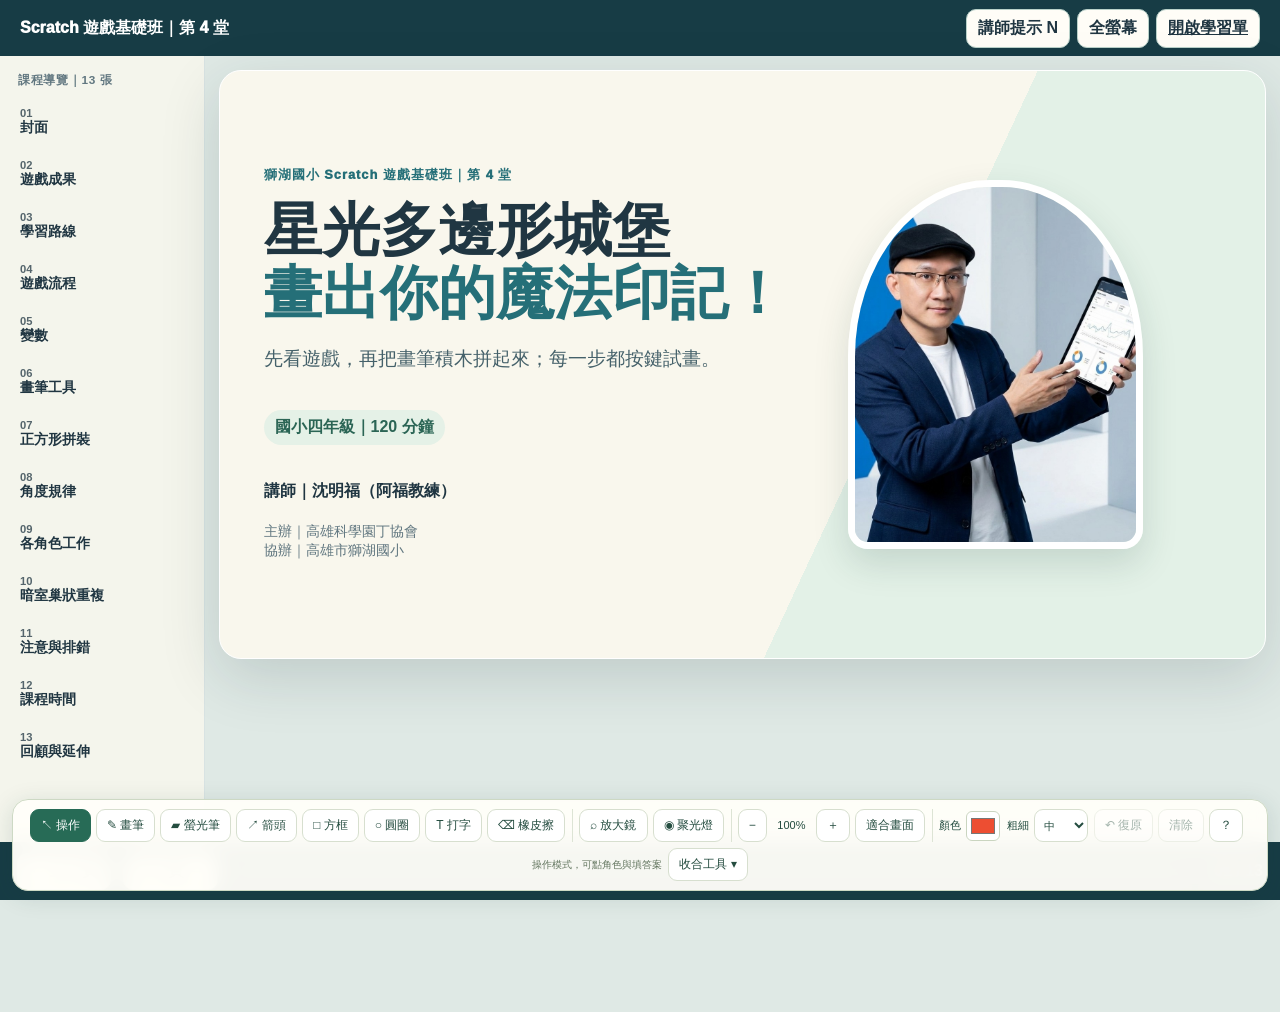
<file: lessons/04-polygon-castle/presentation/index.html>
<!doctype html>
<html lang="zh-Hant">
<head><meta charset="utf-8"><meta name="viewport" content="width=device-width,initial-scale=1"><meta name="theme-color" content="#173c45"><link rel="icon" href="data:,"><title>講師簡報｜星光多邊形城堡</title>
<style>
:root{--ink:#203642;--muted:#617780;--teal:#256f78;--deep:#173c45;--mint:#e5f1e7;--gold:#f2c75b;--paper:#fffdf7;--line:#d8e3e3;--shadow:0 18px 60px #122c3228}*{box-sizing:border-box}body{margin:0;background:#dfe9e5;color:var(--ink);font-family:"Noto Sans TC","Microsoft JhengHei",sans-serif}.app{height:100vh;height:100dvh;min-height:0;display:grid;grid-template-columns:205px 1fr;grid-template-rows:56px minmax(0,1fr) 58px;overflow:hidden}.topbar{grid-column:1/-1;display:flex;align-items:center;justify-content:space-between;padding:0 20px;background:var(--deep);color:white}.brand{font-weight:950}.top-actions{display:flex;gap:7px}.ui{border:1px solid #b9d1c9;border-radius:10px;background:#fffdf7;color:var(--ink);padding:8px 11px;font:inherit;font-weight:850;cursor:pointer}.ui:hover,.ui:focus-visible{background:#e4f2e8;outline:3px solid var(--gold)}.sidebar{background:#f4f5ec;border-right:1px solid var(--line);overflow:auto;padding:13px 10px}.side-title{font-size:.74rem;color:var(--muted);font-weight:900;padding:4px 8px 9px;letter-spacing:.06em}.nav{display:grid;gap:4px}.nav button{border:0;border-radius:10px;padding:9px 10px;background:none;text-align:left;font:inherit;font-size:.87rem;font-weight:800;color:var(--ink);cursor:pointer}.nav button.active{background:var(--teal);color:white}.nav button:hover{background:#e3eee6}.nav button.active:hover{background:var(--teal)}.nav small{display:block;font-size:.7rem;opacity:.75}.stage{min-width:0;min-height:0;display:grid;place-items:center;padding:14px}.slide{display:none;position:relative;width:min(1250px,100%);aspect-ratio:16/9;max-height:calc(100vh - 150px);overflow:auto;padding:clamp(22px,3.4vw,50px);border:1px solid #fff;border-radius:22px;background:var(--paper);box-shadow:var(--shadow)}.slide.active{display:block;animation:enter .25s ease-out}@keyframes enter{from{opacity:.4;transform:translateY(7px)}to{opacity:1;transform:none}}.eyebrow{color:var(--teal);font-weight:950;letter-spacing:.08em;font-size:.8rem}.slide h1{font-size:clamp(2rem,4.5vw,4.4rem);line-height:1.1;margin:.25em 0}.slide h2{font-size:clamp(1.5rem,3vw,2.7rem);line-height:1.18;margin:.2em 0 .55em}.slide h3{margin:.25em 0 .5em}.lead{max-width:820px;font-size:clamp(1rem,1.5vw,1.3rem);line-height:1.6;color:#45616a}.cover{background:linear-gradient(115deg,#f9f7ed 0 62%,#e3f1e7 62%)}.cover-grid{height:100%;display:grid;grid-template-columns:1.2fr .8fr;align-items:center;gap:24px}.cover-photo{width:min(100%,295px);aspect-ratio:4/5;object-fit:cover;object-position:center 25%;border:7px solid white;border-radius:48% 48% 20px 20px;box-shadow:0 15px 35px #163a3926}.badge,.tag{display:inline-block;border-radius:99px;padding:7px 11px;background:var(--mint);font-weight:900;color:#2b6555}.byline{font-weight:900;line-height:1.8}.org{font-size:.9rem;color:var(--muted)}.cards{display:grid;grid-template-columns:repeat(3,1fr);gap:12px;margin:18px 0}.card{padding:15px;border:1px solid var(--line);border-radius:15px;background:white}.card p{color:var(--muted);line-height:1.5}.symbol{font-size:1.8rem}.flow{display:grid;grid-template-columns:repeat(5,1fr);gap:8px;margin:20px 0}.flow div{padding:14px 9px;border:1px solid var(--line);border-radius:14px;background:white;text-align:center;font-weight:900}.flow b{display:block;color:var(--teal);font-size:1.1rem}.detail{padding:13px 15px;border-radius:13px;background:#eaf3e9;line-height:1.6}.grid2{display:grid;grid-template-columns:1fr 1fr;gap:15px}.grid3{display:grid;grid-template-columns:repeat(3,1fr);gap:10px}.block{display:inline-block;margin:4px;padding:8px 11px;border-radius:9px;font-weight:900;background:#ffd05a}.event{background:#ffd05a}.variable{background:#ff9854}.control{background:#ffb548}.motion{background:#65b8e6}.pen{background:#4db8a8}.looks{background:#9d7cde;color:white}.sense{background:#55c5bd}.sequence{padding:14px;border:1px dashed #d8bd73;border-radius:15px;background:#fffaf0}.sequence .line{display:block;width:max-content;max-width:100%;margin:5px 0}.indent{margin-left:24px}.indent2{margin-left:48px}.panel{padding:15px;border:1px solid var(--line);border-radius:15px;background:white}.formula{font-size:clamp(1.2rem,2vw,1.7rem);font-weight:950;color:var(--teal)}.shape-canvas{display:block;width:min(100%,430px);height:200px;border:1px solid var(--line);border-radius:14px;background:#f6faf7}.toolbar-row{display:flex;gap:8px;flex-wrap:wrap;margin:12px 0}.note{position:absolute;left:20px;right:20px;bottom:16px;display:none;padding:11px 14px;border:1px dashed #d8b958;border-radius:12px;background:#fff8e7;font-size:.83rem;line-height:1.45}.note.show{display:block}.notes-spacer{height:0}.schedule{display:grid;grid-template-columns:repeat(4,1fr);gap:9px}.slot{padding:11px;border-radius:12px;background:#f2f7f1;border:1px solid var(--line);font-size:.9rem}.slot b{display:block;color:var(--teal)}.prompt{padding:12px 14px;background:#fff1df;border-radius:13px}.bottom{grid-column:1/-1;display:flex;align-items:center;gap:12px;padding:7px 17px;background:var(--deep);color:white}.bottom .ui{padding:7px 12px}.bar{height:7px;flex:1;background:#456664;border-radius:99px;overflow:hidden}.bar span{display:block;height:100%;width:0;background:var(--gold);transition:width .2s}.num{min-width:66px;text-align:right;font-weight:900}.footerlink{color:var(--teal);font-weight:900}.hint{font-size:.9rem;color:var(--muted)}.teacher-only{padding:12px;border:1px dashed #d8b958;border-radius:13px;background:#fff8e7}.visual-bg{position:absolute;inset:0;z-index:0;opacity:.14;object-fit:cover;width:100%;height:100%}.cover-grid,.cover-grid>*{position:relative;z-index:1}@media(max-width:850px){.app{grid-template-columns:150px 1fr}.cards,.grid3{grid-template-columns:1fr 1fr}.flow{grid-template-columns:repeat(3,1fr)}.schedule{grid-template-columns:repeat(2,1fr)}}@media(max-width:620px){.app{grid-template-columns:1fr;grid-template-rows:48px auto minmax(0,1fr) 52px}.sidebar{max-height:88px;padding:5px 8px;border-right:0;border-bottom:1px solid var(--line)}.side-title{display:none}.nav{display:flex;overflow:auto}.nav button{min-width:120px}.stage{padding:8px}.slide{aspect-ratio:auto;max-height:calc(100dvh - 200px);min-height:100%;border-radius:14px;padding:20px}.cards,.grid2,.grid3{grid-template-columns:1fr}.flow{grid-template-columns:1fr 1fr}.cover-grid{grid-template-columns:1fr}.cover-photo{display:none}.schedule{grid-template-columns:1fr 1fr}.bottom{padding:5px 8px}}@media print{.app{display:block;height:auto;overflow:visible}.topbar,.sidebar,.bottom,.tt-toolbar,.tt-ink,.tt-spot,.tt-lens,.tt-message{display:none!important}.stage{display:block;padding:0}.slide,.slide.active{display:block!important;position:relative;width:100%;max-height:none;min-height:0;aspect-ratio:16/9;overflow:hidden;box-shadow:none;border:1px solid #aaa;border-radius:0;margin:0;break-after:page;padding:28px}.note{display:block!important;position:absolute;bottom:8px;font-size:8pt;padding:6px}.tt-content-host{display:block!important;transform:none!important}}
</style>
<style>.app.immersive{position:fixed;inset:0;z-index:10000;width:100vw;height:100vh;height:100dvh;background:var(--deep)}.result-layout{display:grid;grid-template-columns:1fr 1fr;gap:14px;align-items:center}.result-list{display:grid;gap:8px}.result-card{display:grid;grid-template-columns:38px 1fr;gap:8px;align-items:center;padding:9px 11px;border:1px solid var(--line);border-radius:14px;background:white}.result-card h3{margin:0;font-size:1rem}.result-card p{margin:3px 0 0;color:var(--muted);font-size:.88rem;line-height:1.35}.game-preview{position:relative;height:210px;overflow:hidden;border:1px solid var(--line);border-radius:16px;margin:12px 0;background:#dceee6}.game-preview .bg{position:absolute;inset:0;width:100%;height:100%;object-fit:cover}.game-preview .wiz{position:absolute;left:14%;bottom:6px;height:118px;width:auto}.game-preview .gate{position:absolute;right:13%;top:25px;height:100px;width:75px;object-fit:contain}.game-preview svg{position:absolute;left:47%;top:36%;width:96px;height:80px;filter:drop-shadow(0 2px 2px #fff9)}.game-hud{position:absolute;left:10px;top:9px;padding:3px 10px;border-radius:99px;background:#ffffffe8;font-weight:900;font-size:.8rem}@media(max-width:620px){.result-layout{grid-template-columns:1fr}.game-preview{height:145px}.game-preview .wiz{height:90px}.game-preview .gate{height:75px;width:58px}}</style>
<link rel="stylesheet" href="../assets/teaching-tools.css"></head>
<body data-teaching-page="獅湖國小-第4堂-星光多邊形城堡簡報">
<div class="app">
<header class="topbar"><div class="brand">Scratch 遊戲基礎班｜第 4 堂</div><div class="top-actions"><button class="ui" id="notesToggle" aria-pressed="false">講師提示 N</button><button class="ui" id="fullscreenToggle">全螢幕</button><a class="ui" href="../index.html">開啟學習單</a></div></header>
<aside class="sidebar"><div class="side-title">課程導覽｜13 張</div><nav class="nav" id="nav" aria-label="投影片導覽"></nav></aside>
<main class="stage" id="slide" data-teaching-root>
<section class="slide cover active" data-title="封面" data-notes="課程名稱是《星光多邊形城堡：畫出你的魔法印記》。今天延續第三堂的短講解、立即操作節奏，主軸是重複、移動、轉向與畫筆。">
<div class="cover-grid"><div><p class="eyebrow">獅湖國小 Scratch 遊戲基礎班｜第 4 堂</p><h1>星光多邊形城堡<span style="display:block;color:#256f78">畫出你的魔法印記！</span></h1><p class="lead">先看遊戲，再把畫筆積木拼起來；每一步都按鍵試畫。</p><p class="badge">國小四年級｜120 分鐘</p><p class="byline">講師｜沈明福（阿福教練）</p><p class="org">主辦｜高雄科學園丁協會<br>協辦｜高雄市獅湖國小</p></div><img class="cover-photo" src="assets/afu-coach.jpg" alt="講師照片"></div><div class="note"></div>
</section>
<section class="slide" data-title="遊戲成果" data-notes="先讓孩子看完整流程：數字鍵選圖形、畫筆畫圖、答對開門、方向鍵走到城門、進入下一關。教師完成版依其目前積木呈現；答案判斷是比對選擇與目標文字，不是影像辨識。">
<p class="eyebrow">01｜先看見成果</p><h2>畫出對的印記，城門就會打開</h2><div class="result-layout"><div class="game-preview" aria-label="城堡遊戲畫面示意"><img class="bg" src="../assets/castle-stage-1.png" alt="城堡庭院背景"><span class="game-hud">第 1 關｜目標：正方形</span><img class="wiz" src="../assets/wizard-costume-1.svg" alt="小巫師"><img class="gate" src="../assets/gate-closed.png" alt="關閉的城門"><svg viewBox="0 0 100 90" aria-hidden="true"><polygon points="23,22 67,22 89,45 67,68 23,68 1,45" fill="none" stroke="#35c4f0" stroke-width="5"/></svg></div><div class="result-list"><article class="result-card"><span class="symbol">🔢</span><div><h3>按數字選形狀</h3><p>1 方形、2 六角、3 八角、4 多六角。</p></div></article><article class="result-card"><span class="symbol">✏️</span><div><h3>畫筆畫出圖案</h3><p>重複「移動、轉向」畫完每條邊。</p></div></article><article class="result-card"><span class="symbol">🚪</span><div><h3>答對進下一關</h3><p>開門後走過去；最後挑戰暗室。</p></div></article></div></div><p class="prompt">開場提問：如果要畫一個有 6 條邊的圖案，重複幾次？每次要轉多少度？</p><p class="hint">學習單上方有可操作的遊戲示意和鍵盤控制。</p><div class="note"></div>
</section>
<section class="slide" data-title="學習路線" data-notes="每個段落控制在短時間內。先確保每個孩子畫出一種形狀。若時間不足，優先保留正方形拼裝和角度規律；多六角形放到加碼。">
<p class="eyebrow">02｜今天的學習路線</p><h2>看一段、拼一段、試一段</h2><div class="flow"><div><b>觀察</b>先玩成果</div><div><b>認識</b>角色與變數</div><div><b>組合</b>正方形</div><div><b>比較</b>六角、八角</div><div><b>創作</b>多六角形</div></div><div class="detail">每次只講眼前要用的積木。孩子按數字看畫面，發現問題後先回看積木順序，再請教練協助。</div><div class="note"></div>
</section>
<section class="slide" data-title="遊戲流程" data-notes="用箭頭或手勢沿流程說明。`廣播並等待` 用在需要等畫筆完成、再檢查答案的地方。比較文字時，玩家選擇與目標必須完全相同。">
<p class="eyebrow">03｜遊戲怎麼知道要做什麼？</p><h2>一關有一條清楚的訊息路線</h2><div class="flow"><div><b>舞台</b>設定關卡／目標</div><div><b>重置</b>小巫師回起點</div><div><b>選擇</b>按 1–4 選圖形</div><div><b>畫筆</b>收到訊息後作畫</div><div><b>過關</b>答對開門、碰門換關</div></div><p class="lead">廣播像傳話：「設定本關」「重置本關」「畫形狀」「答對開門」「過關」。</p><div class="note"></div>
</section>
<section class="slide" data-title="變數" data-notes="只教變數在這遊戲的用途，不要求背變數清單。提醒 Scratch 變數也能存文字。`遊戲結束` 雖已建立但第四版還未真正控制遊戲；舞台另有未使用 MyVariable，不列入今天教學。">
<p class="eyebrow">04｜新概念一：變數</p><h2>變數像遊戲的記錄小盒子</h2><div class="grid3"><div class="panel"><h3>題目與答案</h3><span class="block variable">目標形狀</span><span class="block variable">玩家選擇</span><p>這兩個盒子放文字，程式用「=」比一比。</p></div><div class="panel"><h3>進行到哪裡</h3><span class="block variable">關卡</span><p>記住現在第幾關，決定下一關的提示和角色造型。</p></div><div class="panel"><h3>門和換關</h3><span class="block variable">已開門</span><span class="block variable">已觸發過關</span><p>記住門的狀態，避免碰門時連續跳關。</p></div></div><div class="detail">綠旗把遊戲狀態歸零 → 設定目標 → 玩家按鍵 → 比對文字 → 更新狀態。</div><div class="note"></div>
</section>
<section class="slide" data-title="畫筆工具" data-notes="先讓孩子找畫筆擴充功能。這頁依動作順序解釋：抬筆再定位、面朝、設定筆跡；下筆後執行迴圈；畫完抬筆。移動時若沒下筆不會留痕。清除全部清除的是筆跡，不是角色。">
<p class="eyebrow">05｜新工具：畫筆擴充功能</p><h2>畫筆積木要照出場順序使用</h2><div class="grid2"><div class="sequence"><span class="block pen line">抬筆</span><span class="block pen line">清除全部</span><span class="block motion line">定位到起點 → 面朝 90 度</span><span class="block pen line">設定筆跡大小和顏色</span><span class="block pen line">下筆</span><span class="block control line">重複：移動 → 轉向</span><span class="block pen line">抬筆</span></div><div><div class="panel"><b>下筆</b>後移動才留下線。<br><b>抬筆</b>時移動不留線。<br><b>清除全部</b>擦掉先前畫的線。<br><b>定位、面朝</b>設定起點和出發方向。<br><b>設定寬度／顏色</b>決定筆跡樣子。</div><p class="prompt">小檢查：如果畫完後角色移動時留下多餘線條，少了哪一塊？</p></div></div><div class="note"></div>
</section>
<section class="slide" data-title="正方形拼裝" data-notes="把完整積木順序拆成三步：1) 重複4次，因四條邊；2) 移動80點，畫一條邊；3) 右轉90度，對應360÷4。先不一次講完多邊形公式。學生版中這些動作積木已拆開。">
<p class="eyebrow">06｜第一個形狀：正方形</p><h2>重複裡面放「移動，再轉向」</h2><div class="grid2"><div class="sequence"><span class="block control line">重複 (4) 次</span><span class="block motion line indent">移動 (80) 點</span><span class="block motion line indent">右轉 (90) 度</span></div><div><p class="formula">四條邊 → 重複 4 次</p><p class="formula">一圈 360° ÷ 4 → 轉 90°</p><button class="ui" id="squareDemo">一步一步顯示積木</button><div class="detail" id="squareDetail">先猜猜看：哪兩塊積木要放進重複裡？</div></div></div><div class="note"></div>
</section>
<section class="slide" data-title="角度規律" data-notes="用孩子看得見的圖形比較。邊長可以調整形狀大小，但邊數和轉角共同決定是否閉合。這組規律適用於本課正多邊形範例；不要把轉角誤說成內角。">
<p class="eyebrow">07｜從正方形找到規律</p><h2>邊數增加，轉角跟著改小</h2><canvas class="shape-canvas" id="shapeCanvas" width="560" height="240" aria-label="正多邊形示意"></canvas><div class="toolbar-row"><button class="ui shapePick" data-n="4">正方形</button><button class="ui shapePick" data-n="6">正六角形</button><button class="ui shapePick" data-n="8">正八角形</button></div><div class="detail" id="shapeMath">4 邊：重複 4 次；每次右轉 360 ÷ 4 = 90 度。</div><p class="formula">轉角 = 360° ÷ 邊數</p><div class="note"></div>
</section>
<section class="slide" data-title="各角色工作" data-notes="提醒新手：同一個變數若選所有角色都能使用，是舞台、小巫師等共享資料。小巫師控制移動與選擇；畫筆只負責留下線；城門換造型。這張只講需要理解的責任分工，不逐一講完所有程式。">
<p class="eyebrow">08｜角色分工讓遊戲接得起來</p><h2>每個角色只要做好自己的事</h2><div class="cards"><article class="card"><span class="symbol">🧙</span><h3>小巫師</h3><p>按鍵選圖形、方向鍵移動、收到重置訊息後回起點並換造型。</p></article><article class="card"><span class="symbol">✏️</span><h3>畫筆</h3><p>清線、定位、下筆，再根據選擇畫出指定多邊形。</p></article><article class="card"><span class="symbol">🚪</span><h3>城門與舞台</h3><p>舞台選目標、推進關卡；城門答對切換為開啟造型。</p></article></div><p class="detail">學生任務：只拼畫筆角色的多邊形程式；其他遊戲流程保留，讓孩子可以立刻測試。</p><div class="note"></div>
</section>
<section class="slide" data-title="暗室巢狀重複" data-notes="版本四中的外層為重複24次，內層為重複6次；內層移動60、右轉60畫六角形；外層每畫一個圖案再右轉15度並改變筆色。指出顏色改變與圖形轉向都在外層迴圈。學生若跟不上，完成一個六角形即可。">
<p class="eyebrow">09｜暗室加碼：多個正六角形</p><h2>小圈畫邊，大圈安排圖案</h2><div class="grid2"><div class="sequence"><span class="block control line">外層重複 24 次</span><span class="block pen line indent">改變筆跡顏色 10</span><span class="block control line indent">內層重複 6 次</span><span class="block motion line indent2">移動 60 點</span><span class="block motion line indent2">右轉 60 度</span><span class="block motion line indent">右轉 15 度</span></div><div><p><b>內層：</b>一個六角形的 6 條邊。</p><p><b>外層：</b>重複畫出多個六角形，每次轉向並改變筆色。</p><p class="formula">6 × (移動60、右轉60)<br>再重複24次、每次右轉15°</p><p class="prompt">先完成一個六角形，再把它放進外層重複裡。</p></div></div><div class="note"></div>
</section>
<section class="slide" data-title="注意與排錯" data-notes="教師備課：第四版階段設定的第4關流程會重複廣播一次「重置本關」；wizard receiver同時先切到一張預設背景、再依關卡切換背景。可能看見重複重置／背景閃一下。另有「遊戲結束」變數但未初始化或讀取，通關後仍可用方向鍵移動。用課前實際試跑判斷需否先修，不把這些列為孩子作業。">
<p class="eyebrow">10｜排錯與教師備課</p><h2>畫不出來時，從最靠近的積木找起</h2><div class="grid2"><div class="panel"><h3>筆跡問題</h3><p>沒有線：檢查下筆是否在移動之前。<br>畫錯起點：檢查定位與面朝。<br>圖形沒閉合：檢查重複次數與角度。<br>線一直留下：畫完要抬筆。</p></div><div class="panel"><h3>闖關問題</h3><p>按鍵沒反應：檢查玩家選擇文字是否一致。<br>門沒開：檢查目標和玩家選擇的比對。<br>碰門連跳：檢查已觸發過關是否重設。</p></div></div><p class="teacher-only"><b>完成版檢查提醒：</b>第 4 關收到「設定本關」時目前會廣播兩次「重置本關」；`遊戲結束` 已建立但尚未控制移動。若要正式課堂展示，建議課前實際操作確認是否需要修正。</p><div class="note"></div>
</section>
<section class="slide" data-title="課程時間" data-notes="節奏與學習單一致。0至10分先試玩；10至25看角色、訊息和變數；25至55重點拼正方形；休息5分鐘；接著六角形、八角形；最後加畫筆概念和遊戲整合，再用暗室作選做挑戰。">
<p class="eyebrow">11｜120 分鐘課堂節奏</p><h2>每段都有動手和回饋</h2><div class="schedule"><div class="slot"><b>0–10 分</b>玩完成版、預測遊戲</div><div class="slot"><b>10–25 分</b>角色、變數、廣播流程</div><div class="slot"><b>25–55 分</b>正方形拼裝與試跑</div><div class="slot"><b>55–60 分</b>休息</div><div class="slot"><b>60–80 分</b>六角形、八角形角度</div><div class="slot"><b>80–95 分</b>畫筆、位置、顏色與筆跡</div><div class="slot"><b>95–110 分</b>把圖形接回遊戲、開門換關</div><div class="slot"><b>110–120 分</b>暗室加碼、分享回顧</div></div><p class="prompt" style="margin-top:15px"><b>優先順序：</b>先讓每個孩子成功畫出一種多邊形；多六角形做為加碼。</p><div class="note"></div>
</section>
<section class="slide" data-title="回顧與延伸" data-notes="邀請孩子回答：什麼決定邊數？怎麼算正多邊形轉角？下筆與抬筆差在哪？巢狀重複的內層負責什麼？鼓勵學生把自己的圖案命名，提出一個新關卡規則。">
<p class="eyebrow">12｜今天的發現</p><h2>我把積木排好，畫筆就會照著規則畫</h2><div class="cards"><article class="card"><h3>我知道</h3><p>重複次數對應邊數；轉角 = 360 ÷ 邊數。</p></article><article class="card"><h3>我會用</h3><p>下筆、抬筆、清除；用兩層重複畫圖案。</p></article><article class="card"><h3>我想創作</h3><p>改變邊長、筆色、轉角或角色，做出自己的魔法印記。</p></article></div><p class="lead">先完成一個形狀，再多加一個想法。每次只改一個地方，觀察圖案怎麼變。</p><a class="footerlink" href="../index.html">回到互動學習單 ↗</a><p class="byline">講師｜沈明福（阿福教練）</p><p class="org">主辦｜高雄科學園丁協會　・　協辦｜高雄市獅湖國小</p><div class="note"></div>
</section>
</main>
<footer class="bottom"><button class="ui" id="prev">← 上一頁</button><button class="ui" id="next">下一頁 →</button><div class="bar"><span id="barFill"></span></div><span class="num" id="num">01 / 13</span></footer>
</div>
<script>
(()=>{'use strict';const slides=[...document.querySelectorAll('.slide')],nav=document.getElementById('nav'),fill=document.getElementById('barFill'),num=document.getElementById('num');let index=0;slides.forEach((s,i)=>{const b=document.createElement('button');b.innerHTML='<small>'+String(i+1).padStart(2,'0')+'</small>'+s.dataset.title;b.onclick=()=>show(i);nav.append(b);const note=s.querySelector('.note');note.textContent='講師提示｜'+s.dataset.notes;});function show(n){index=Math.max(0,Math.min(slides.length-1,n));slides.forEach((s,i)=>s.classList.toggle('active',i===index));slides[index].scrollTop=0;[...nav.children].forEach((b,i)=>b.classList.toggle('active',i===index));fill.style.width=((index+1)/slides.length*100)+'%';num.textContent=String(index+1).padStart(2,'0')+' / '+String(slides.length).padStart(2,'0');history.replaceState(null,'','#slide-'+(index+1));}document.getElementById('prev').onclick=()=>show(index-1);document.getElementById('next').onclick=()=>show(index+1);document.addEventListener('keydown',e=>{if(e.target.matches('button,a,input,textarea,select'))return;if(['ArrowRight','PageDown',' '].includes(e.key)){e.preventDefault();show(index+1);}if(['ArrowLeft','PageUp'].includes(e.key)){e.preventDefault();show(index-1);}if(e.key==='Home')show(0);if(e.key==='End')show(slides.length-1);if(e.key.toLowerCase()==='n')toggleNotes();});function toggleNotes(){const note=slides[index].querySelector('.note');note.classList.toggle('show');document.getElementById('notesToggle').setAttribute('aria-pressed',String(note.classList.contains('show')));}document.getElementById('notesToggle').onclick=toggleNotes;const app=document.querySelector('.app'),fs=document.getElementById('fullscreenToggle');function fullscreenLabel(){fs.textContent=document.fullscreenElement||app.classList.contains('immersive')?'退出全螢幕':'全螢幕';}document.addEventListener('fullscreenchange',fullscreenLabel);fs.onclick=async()=>{if(app.classList.contains('immersive'))app.classList.remove('immersive');else if(document.fullscreenElement)await document.exitFullscreen();else{try{await app.requestFullscreen();}catch{app.classList.add('immersive');}}fullscreenLabel();};
const detail=document.getElementById('squareDetail');let step=0;document.getElementById('squareDemo').onclick=()=>{const messages=['1. 重複 4 次：因為正方形有 4 條邊。','2. 移動 80 點：每次畫出一條邊。','3. 右轉 90 度：360 ÷ 4，轉完一圈回到起點。'];detail.textContent=messages[step%messages.length];step++;};
const c=document.getElementById('shapeCanvas'),ctx=c.getContext('2d'),math=document.getElementById('shapeMath');function showShape(n){ctx.clearRect(0,0,c.width,c.height);const r=72,x=c.width/2,y=c.height/2;ctx.beginPath();for(let i=0;i<n;i++){const a=-Math.PI/2+i*2*Math.PI/n;const px=x+Math.cos(a)*r,py=y+Math.sin(a)*r;if(i===0)ctx.moveTo(px,py);else ctx.lineTo(px,py);}ctx.closePath();ctx.fillStyle='#ddf0e6';ctx.fill();ctx.strokeStyle='#256f78';ctx.lineWidth=5;ctx.stroke();const angle=360/n;math.textContent=n+' 邊：重複 '+n+' 次；每次右轉 360 ÷ '+n+' = '+angle+' 度。';}document.querySelectorAll('.shapePick').forEach(b=>b.onclick=()=>showShape(+b.dataset.n));showShape(4);if(location.hash.startsWith('#slide-'))show((+location.hash.slice(7)||1)-1);})();
</script><script src="../assets/teaching-tools.js"></script>
</body></html>
</file>
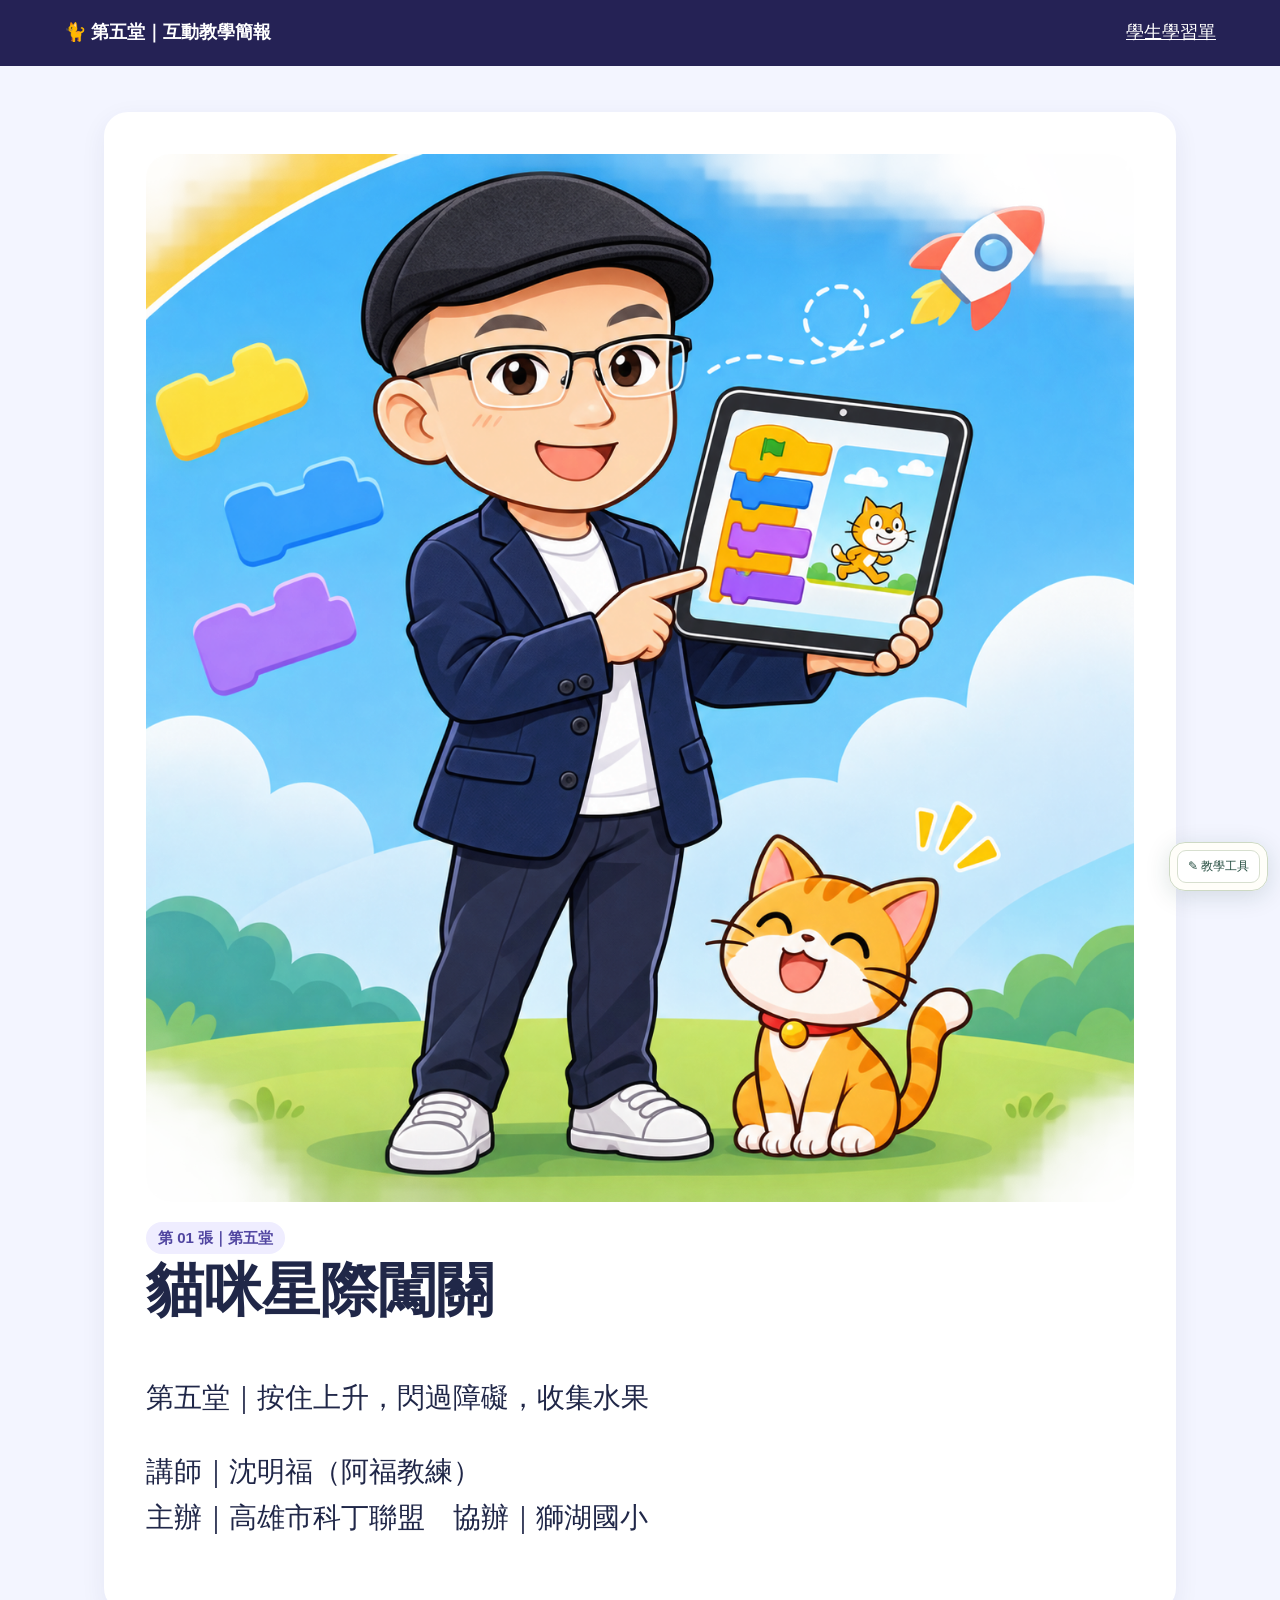
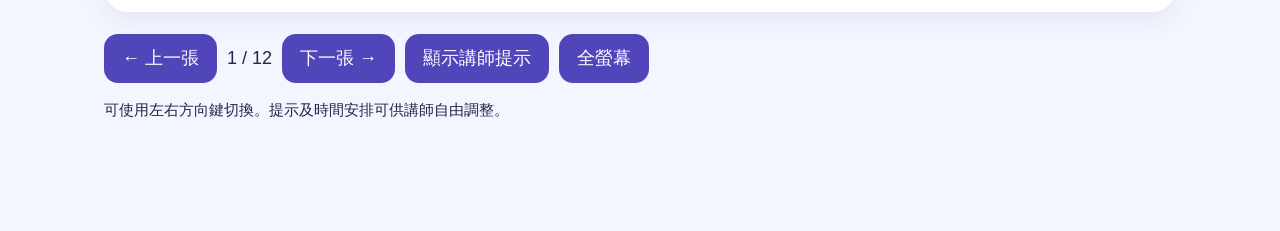
<file: lessons/05-cat-space-adventure/presentation/index.html>
<!doctype html><html lang="zh-Hant"><head><meta charset="utf-8"><meta name="viewport" content="width=device-width,initial-scale=1"><title>第五堂｜貓咪闖關講師簡報</title><style>*{box-sizing:border-box}html{scroll-behavior:smooth}body{margin:0;background:#f3f5ff;color:#202748;font:18px/1.65 "Microsoft JhengHei",sans-serif}a{color:#2455a2}button,.btn{font:inherit;cursor:pointer;border:0;border-radius:14px;background:#5146b9;color:white;padding:10px 18px;text-decoration:none;display:inline-block}button:hover,.btn:hover{background:#352c8b}button:focus-visible,a:focus-visible{outline:4px solid #ffb83e;outline-offset:3px}header{background:#252255;color:white;padding:18px 5%;position:sticky;top:0;z-index:4;display:flex;gap:16px;align-items:center;justify-content:space-between}header a{color:white}main{max-width:1120px;margin:auto;padding:24px}section.card{background:white;border-radius:24px;padding:clamp(20px,4vw,42px);margin:22px 0;box-shadow:0 8px 26px #292e6612;scroll-margin-top:85px}h1,h2,h3{line-height:1.25}h1{font-size:clamp(36px,6vw,66px);margin:10px 0}h2{font-size:clamp(27px,4vw,38px);margin-top:0}h3{font-size:22px}.hero{background:linear-gradient(130deg,#27245f,#5541aa 70%,#9e62c7)!important;color:white}.eyebrow{color:#ffb956;font-weight:bold;letter-spacing:.08em}.tag{display:inline-block;border-radius:100px;background:#efedff;color:#5146a1;padding:4px 12px;font-size:15px;font-weight:bold}.grid{display:grid;grid-template-columns:repeat(auto-fit,minmax(240px,1fr));gap:16px}.box{background:#f5f5ff;border-radius:18px;padding:20px}.note{background:#fff4dc;border-left:5px solid #f8ad34;padding:15px;border-radius:8px;margin:16px 0}.small{font-size:15px}.blocks{background:#f9f9ff;border:1px solid #dadcf3;border-radius:15px;padding:15px}.block{display:block;background:#ffab36;color:#302006;border-radius:8px;padding:7px 13px;margin:5px 0;width:fit-content;font-weight:bold}.event{background:#ffcf50}.motion{background:#4f8ff3;color:white}.sense{background:#66bcda}.data{background:#f58e32}.blockimg{max-width:100%;max-height:510px;object-fit:contain;border:1px solid #dcdff2;border-radius:12px;background:white}details{background:#f5f5ff;border-radius:14px;padding:14px;margin:10px 0}summary{font-weight:bold;cursor:pointer}textarea{width:100%;min-height:150px;border:1px solid #a8add0;border-radius:12px;padding:12px;font:16px/1.5 inherit;resize:vertical}.row{display:flex;flex-wrap:wrap;gap:10px;align-items:center}canvas{max-width:100%;background:#1d2152;border-radius:16px;touch-action:none}.progress{font-size:15px}label.check{display:block;padding:8px;border-bottom:1px solid #ddd}input[type=checkbox]{width:20px;height:20px;accent-color:#5146b9}footer{text-align:center;padding:30px}.slide{display:none;min-height:72vh}.slide.active{display:block}.slide h2{font-size:clamp(32px,5vw,58px)}.slide p,.slide li{font-size:clamp(20px,2.4vw,28px)}.slide img{max-height:47vh;max-width:100%;object-fit:contain}.toolbar{display:flex;gap:10px;flex-wrap:wrap;align-items:center}.hidden{display:none}@media(max-width:600px){header{position:static;flex-wrap:wrap}main{padding:12px}.slide{min-height:60vh}section.card{padding:22px}header nav{font-size:14px}} .coach{width:min(300px,40vw);float:right;border-radius:24px;margin:0 0 20px 24px}.blockimg{max-height:none;width:100%;cursor:zoom-in}.slide img{max-height:none;width:100%;height:auto}.slide:has(img){min-height:0}.slide img:not(.coach){display:block}@media(max-width:600px){.coach{width:42%;}} </style><link rel="stylesheet" href="../assets/teaching-tools.css"></head><body data-teaching-storage="lionlake-lesson5-slides-annotations-v1"><header><strong>🐈 第五堂｜互動教學簡報</strong><nav><a href="../index.html">學生學習單</a></nav></header><main><div data-teaching-root><section class="card slide active" data-note="先展示玩法，再讓孩子說出控制方式。"><img class="coach" src="../assets/coach-q.png" alt="Q 版阿福教練與貓咪"><span class="tag">第 01 張｜第五堂</span><h2>貓咪星際闖關</h2><p>第五堂｜按住上升，閃過障礙，收集水果</p><p>講師｜沈明福（阿福教練）<br>主辦｜高雄市科丁聯盟　協辦｜獅湖國小</p></section><section class="card slide " data-note="連到學習單的網頁示意，說明它不是 Scratch 執行器。"><span class="tag">第 02 張｜第五堂</span><h2>先玩再猜</h2><p>貓咪怎麼飛？障礙怎麼一直出現？</p><a class="btn" href="../index.html#play">開啟玩法示意</a></section><section class="card slide " data-note="0–55 貓咪；55–65 休息；65–110 分身與碰撞；110–120 休息；120–140 水果；140–180 改編與分享。"><span class="tag">第 03 張｜第五堂</span><h2>今天的探險地圖</h2><p>先認識積木 → 看圖拼貓咪 → 分身障礙 → 得分過關 → 有時間再改編</p></section><section class="card slide " data-note="先測試 y 改變 -5，再加入滑鼠偵測和 y 改變 10。把「重複直到 y 座標大於 -153」接在滑鼠判斷下方，並把「y 改變 1」放進回升迴圈。整段放在「重複無限次」裡。"><span class="tag">第 04 張｜第五堂</span><h2>任務一：貓咪飛行</h2><p>放開下降；按住滑鼠上升</p><p class="small">放開滑鼠後，貓咪下降。當 y 到 -153 或更低，就每次回升 1 格，直到 y 大於 -153。</p><img src="../assets/新積木圖2.png" alt="貓咪積木圖，中央是下降、滑鼠上升和下緣回升的程式"></section><section class="card slide " data-note="本尊是工廠；分身是各自執行任務的小隊員。"><span class="tag">第 05 張｜第五堂</span><h2>新積木：分身工廠</h2><p>建立分身 → 當分身產生 → 刪除此分身</p></section><section class="card slide " data-note="分身從右方隨機高度出現，往左移；離開後加 2 分並刪除。"><span class="tag">第 06 張｜第五堂</span><h2>任務二：障礙出場</h2><p>隱藏本尊，每隔 1.5 秒建立分身</p><img src="../assets/新積木圖3.png" alt="障礙物積木參考圖"></section><section class="card slide " data-note="舞台接到訊息後切換背景並停止。第四堂已用過廣播，這裡快速複習。"><span class="tag">第 07 張｜第五堂</span><h2>碰撞與傳話</h2><p>碰到障礙 → 廣播 GAME OVER</p><img src="../assets/新積木圖1.png" alt="新版舞台廣播與背景積木圖"></section><section class="card slide " data-note="提醒大於 100 不包含 100；水果由分身產生，碰到貓咪後刪除。"><span class="tag">第 08 張｜第五堂</span><h2>任務三：水果得分</h2><p>水果碰到貓咪 +10；超過 100 分過關</p><img src="../assets/新積木圖5.png" alt="水果積木參考圖"></section><section class="card slide " data-note="檢查綠旗、初始狀態、事件帽、積木卡合與偵測對象；原版的碰撞計分應課前實測。"><span class="tag">第 09 張｜第五堂</span><h2>試玩與除錯</h2><p>每次只改一個地方，馬上測試</p></section><section class="card slide " data-note="先完成基本版，再從三個選項選一或二；生命需處理連續扣分。"><span class="tag">第 10 張｜第五堂</span><h2>創意改編</h2><p>換主題｜調速度｜加生命</p></section><section class="card slide " data-note="使用教師允許的外部生圖工具；不輸入個資。透明背景與角色造型要檢查。"><span class="tag">第 11 張｜第五堂</span><h2>AI 美術設計師</h2><p>挑提示詞 → 修改 → 生圖 → 匯入 Scratch</p><a class="btn" href="../index.html#create">開啟 12 組生圖提示詞</a></section><section class="card slide " data-note="同學交換試玩、給一個稱讚和一個建議；時間不夠先保留可玩基本版。"><span class="tag">第 12 張｜第五堂</span><h2>分享你的作品</h2><p>我改了什麼？分身做了什麼？</p></section></div><div class="toolbar"><button id="prev">← 上一張</button><span id="count" aria-live="polite"></span><button id="next">下一張 →</button><button id="notes">顯示講師提示</button><button id="full">全螢幕</button></div><div id="notebox" class="note hidden"></div><p class="small">可使用左右方向鍵切換。提示及時間安排可供講師自由調整。</p></main><script>let slides=[...document.querySelectorAll('.slide')],i=0;const count=document.querySelector('#count'),box=document.querySelector('#notebox');function show(){slides.forEach((s,n)=>s.classList.toggle('active',n===i));count.textContent=(i+1)+' / '+slides.length;box.textContent='講師提示：'+slides[i].dataset.note;document.querySelector('#prev').disabled=i===0;document.querySelector('#next').disabled=i===slides.length-1;document.body.dataset.teachingPage='slide-'+(i+1);window.dispatchEvent(new Event('teaching-page'));}document.querySelector('#prev').onclick=()=>{i=Math.max(0,i-1);show()};document.querySelector('#next').onclick=()=>{i=Math.min(slides.length-1,i+1);show()};document.querySelector('#notes').onclick=()=>box.classList.toggle('hidden');document.querySelector('#full').onclick=()=>{if(document.fullscreenElement)document.exitFullscreen();else document.documentElement.requestFullscreen?.()};document.addEventListener('keydown',e=>{if(e.target.closest('input,textarea,select,dialog,[contenteditable=true]'))return;if(e.key==='ArrowRight')document.querySelector('#next').click();if(e.key==='ArrowLeft')document.querySelector('#prev').click()});show()</script>
<script src="../assets/teaching-tools.js"></script></body></html>
</file>
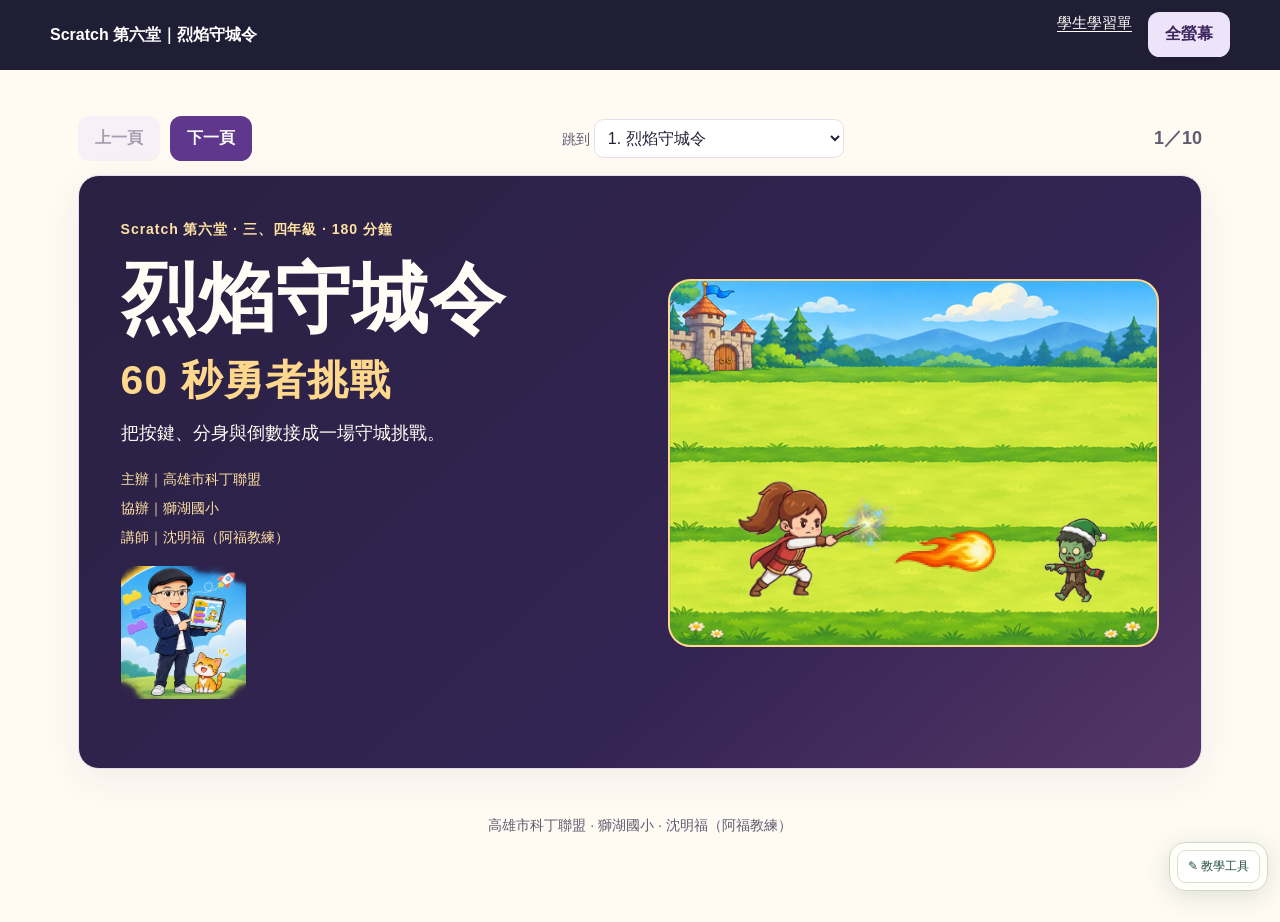
<file: lessons/06-flame-castle/presentation/index.html>
<!doctype html>
<html lang="zh-Hant"><head><meta charset="utf-8"><meta name="viewport" content="width=device-width, initial-scale=1"><title>第六堂｜烈焰守城令講師簡報</title><link rel="icon" href="assets/fire.png"><link rel="stylesheet" href="assets/lesson.css"><link rel="stylesheet" href="assets/teaching-tools.css"></head>
<body data-teaching-page="presentation" data-teaching-storage="lionlake-lesson6-presentation-annotations-v1"><header class="top"><strong>Scratch 第六堂｜烈焰守城令</strong><nav><a href="../index.html">學生學習單</a><button class="secondary" id="fullscreen">全螢幕</button></nav></header>
<main data-teaching-root><nav class="slide-controls" aria-label="投影片操作"><div class="row"><button class="secondary" id="prev">上一頁</button><button id="next">下一頁</button></div><label class="muted">跳到 <select id="slide-select"><option value="0">1. 烈焰守城令</option><option value="1">2. 先玩一局</option><option value="2">3. 180 分鐘怎麼走</option><option value="3">4. 勇者的三個按鍵</option><option value="4">5. 火球分身怎麼飛</option><option value="5">6. 殭屍何時出現、走哪一條路</option><option value="6">7. 每次命中只加一分</option><option value="7">8. 舞台管理目標與倒數</option><option value="8">9. 兩人交換測試</option><option value="9">10. 說出你拼的積木</option></select></label><span id="slide-count" class="slide-count" role="status">1／10</span></nav>
<section class="card slide cover" data-slide aria-label="烈焰守城令"><div class="split"><div class="flow"><p class="label">Scratch 第六堂 · 三、四年級 · 180 分鐘</p><h1>烈焰守城令<span>60 秒勇者挑戰</span></h1><p>把按鍵、分身與倒數接成一場守城挑戰。</p><p><small>主辦｜高雄市科丁聯盟<br>協辦｜獅湖國小<br>講師｜沈明福（阿福教練）</small></p><img class="coach" src="assets/coach-q.png" alt="Q 版阿福教練"></div><div class="cover-art" role="img" aria-label="城堡草地上的勇者、火球和殭屍"><img class="hero-art" src="assets/cast.png" alt=""><img class="fire-art" src="assets/fire.png" alt=""><img class="z-art" src="assets/zombie.png" alt=""></div></div></section>
<section class="card slide" hidden data-slide aria-label="先玩一局"><h2>先玩一局</h2><div class="split"><div class="flow"><h3>先試打 3 隻</h3><p>↑ ↓ 選路，空白鍵射擊。同路碰到殭屍就結束。</p><p class="callout">請觀察：射出火球再換路，火球會跟著換路嗎？</p><p class="muted">網頁玩法示意。正式 Scratch 玩法為 60 秒打中 100 隻。</p><details class="notes"><summary>講師提示</summary><p>先示範一顆火球，請學生看分數和剩餘秒數，再指出哪一個數字是固定的過關目標。可以切到教師原始 SB3 進行正式示範。</p></details></div><div class="game" data-game><div class="stats"><span>分數 <b data-score>0</b> / <b data-goal>100</b></span><span>剩餘 <b data-time>60</b> 秒</span></div><div class="scene"><canvas width="480" height="360" tabindex="0" aria-label="三條路守城練習場，按上下鍵換路、空白鍵射擊"></canvas></div><div class="row"><button data-start="3" class="gold">試打 3 隻</button><button data-start="100">挑戰 100 隻</button><button class="secondary" data-reset>重設</button></div><div class="row"><button class="secondary" data-act="up" aria-label="往上換路">↑</button><button class="secondary" data-act="down" aria-label="往下換路">↓</button><button class="secondary" data-act="fire">發射</button><label>出怪間隔 <input data-interval type="range" min=".1" max="2" step=".1" value=".5"> <strong data-interval-label>0.5 秒</strong></label></div><p class="game-output" data-output role="status">選擇試打 3 隻，或開始正式挑戰。</p></div></div></section>
<section class="card slide" hidden data-slide aria-label="180 分鐘怎麼走"><h2>180 分鐘怎麼走</h2><table><thead><tr><th scope="col">時間</th><th scope="col">今天做什麼</th></tr></thead><tbody><tr><td>0–15 分</td><td>試玩、下載與開檔</td></tr><tr><td>15–40 分</td><td>勇者換路與施法</td></tr><tr><td>40–65 分</td><td>火球分身與飛行</td></tr><tr><td>65–75 分</td><td>儲存、休息</td></tr><tr><td>75–115 分</td><td>殭屍定時生成、隨機走路</td></tr><tr><td>115–130 分</td><td>命中後加分</td></tr><tr><td>130–165 分</td><td>設定目標、倒數、交換試玩</td></tr><tr><td>165–180 分</td><td>分享改動、下載作品</td></tr></tbody></table><details class="notes"><summary>講師提示</summary><p>同一個角色練完再換。進度較慢時，優先驗收「勇者能換路、火球能飛、殭屍會出現」，最後用講師完成版示範三個結局。每張角色投影片都能開啟對應的功能學習單。</p></details></section>
<section class="card slide" hidden data-slide aria-label="勇者的三個按鍵"><h2>勇者的三個按鍵</h2><div class="split"><div class="flow"><p class="label">15–40 分 · 勇者程式</p><ul class="block-list"><li class="block">當向上鍵被按下</li><li class="block control">如果 y 座標 &lt; 80</li><li class="block motion nest">y 改變 80</li></ul><p>向下要改哪兩個數字？</p><details class="notes"><summary>點開答案</summary><p>條件改為 y &gt; −80，移動改成 y 改變 −80。</p></details><p>空白鍵時，先換施法造型，再廣播「施放火球」。</p><details class="notes"><summary>講師提示</summary><p>讓孩子自己接正負位移。測上路再按 ↑，一起說出限制移動的「如果」在哪。</p></details><p><a class="button secondary" href="../index.html#mission-1" target="_blank" rel="noopener">開啟 1A–1C 功能學習單 ↗</a></p></div><button class="block-image" data-image="assets/hero-blocks.png" data-alt="勇者完整積木圖" aria-label="放大勇者完整積木圖"><img src="assets/hero-blocks.png" alt="勇者完整積木圖"></button></div></section>
<section class="card slide" hidden data-slide aria-label="火球分身怎麼飛"><h2>火球分身怎麼飛</h2><div class="split"><div class="flow"><p class="label">40–65 分 · 火球程式</p><ol><li>出生時讀「發射防線 Y」。</li><li>迴圈內向右移動 12 點、交替造型。</li><li>離開飛行迴圈後刪除分身。</li></ol><p class="callout">從上路施法後回中路，指一指火球還在哪。</p><details class="notes"><summary>講師提示</summary><p>舞台已接好「收到施放火球 → 建立火球分身」。投影可以指出飛行迴圈內的判定，再只帶孩子接移動和換造型。65 分鐘時安排儲存與休息。</p></details><p><a class="button secondary" href="../index.html#mission-2" target="_blank" rel="noopener">開啟 2A–2C 功能學習單 ↗</a></p></div><button class="block-image" data-image="assets/fire-blocks.png" data-alt="火球完整積木圖" aria-label="放大火球完整積木圖"><img src="assets/fire-blocks.png" alt="火球完整積木圖"></button></div></section>
<section class="card slide" hidden data-slide aria-label="殭屍何時出現、走哪一條路"><h2>殭屍何時出現、走哪一條路</h2><div class="split"><div class="flow"><p class="label">75–115 分 · 殭屍程式</p><p>本體等待 0.5 秒建立分身。分身自己抽一條路，再交替造型向左走。</p><details class="notes"><summary>抽到 −1、0、1，分別去哪裡？</summary><p>把抽到的數字乘 80。−80 是下路、0 是中路、80 是上路。</p></details><p class="callout">雙手離開鍵盤，觀察同一路能不能再來一隻。</p><details class="notes"><summary>講師提示</summary><p>讓孩子先拼生成，再完成分身的定位和兩組走路積木。生成間隔改 1 秒比一比，走路每一步仍是 −20。</p></details><p><a class="button secondary" href="../index.html#mission-3" target="_blank" rel="noopener">開啟 3A–3D 功能學習單 ↗</a></p></div><button class="block-image" data-image="assets/zombie-spawn.png" data-alt="殭屍生成和行走積木圖" aria-label="放大殭屍生成和行走積木圖"><img src="assets/zombie-spawn.png" alt="殭屍生成和行走積木圖"></button></div></section>
<section class="card slide" hidden data-slide aria-label="每次命中只加一分"><h2>每次命中只加一分</h2><div class="split"><div class="flow"><p class="label">115–130 分 · 留在殭屍程式</p><ul class="block-list"><li class="block control">確認這隻被火球打中</li><li class="block variable nest">行走中設為 0</li><li class="block variable nest">分數改變 1</li><li class="block control nest">檢查是否達標</li></ul><p>哪一個變數是這隻自己的？哪一個是大家一起看的？</p><details class="notes"><summary>講師提示</summary><p>學生接回加分、達標判斷與結束廣播。放大圖可指出同一路重疊時的判定。行走中是分身自己的變數，分數是共用變數。先對空路射，再打中一次，比較分數。</p></details><p><a class="button secondary" href="../index.html#mission-4" target="_blank" rel="noopener">開啟 4A–4B 功能學習單 ↗</a></p></div><button class="block-image" data-image="assets/zombie-collision-blocks.png" data-alt="殭屍碰撞和得分積木圖" aria-label="放大殭屍碰撞和得分積木圖"><img src="assets/zombie-collision-blocks.png" alt="殭屍碰撞和得分積木圖"></button></div></section>
<section class="card slide" hidden data-slide aria-label="舞台管理目標與倒數"><h2>舞台管理目標與倒數</h2><div class="split"><div class="flow"><p class="label">130–165 分 · 舞台程式</p><ol><li>綠旗把分數設為 0，計時器重置。</li><li>用 60 減掉已經過的整秒，更新剩餘秒數。</li><li>先把過關目標改成 3，重按綠旗測勝利，再改回 100。</li></ol><p class="callout">達標換背景。同路碰撞會倒地。時間到會說出擊倒數。</p><details class="notes"><summary>講師提示</summary><p>倒數每次由實際經過時間算出。若只為示範到時，使用教師副本，在沒有敵人干擾的情況下等到 0，或展示超時程式。測勝利時，改的是舞台綠旗那顆「過關目標設為」。</p></details><p><a class="button secondary" href="../index.html#mission-5" target="_blank" rel="noopener">開啟 5A–5C 功能學習單 ↗</a></p></div><button class="block-image" data-image="assets/stage-blocks.png" data-alt="舞台開局與計時完整積木圖" aria-label="放大舞台開局與計時完整積木圖"><img src="assets/stage-blocks.png" alt="舞台開局與計時完整積木圖"></button></div></section>
<section class="card slide" hidden data-slide aria-label="兩人交換測試"><h2>兩人交換測試</h2><div class="split"><div class="flow"><h3>玩家</h3><p>打中一隻、繞開一隻，再試試倒地。</p><h3>觀察員</h3><p>每次發生了什麼？指出哪個角色的積木負責。</p></div><div class="board flow"><h3>改一個地方再玩</h3><p>把生成間隔從 0.5 調成 1 秒，看看是出怪節奏改變，還是一隻殭屍走路變慢。</p><p>測完把過關目標改回 100，按綠旗。</p></div></div><details class="notes"><summary>講師提示</summary><p>時間有餘力時，鼓勵改一個數值就試玩，讓學生能說出是哪個積木造成變化。以清楚展示自己的改動作為分享重點。</p></details></section>
<section class="card slide" hidden data-slide aria-label="說出你拼的積木"><h2>說出你拼的積木</h2><div class="split"><div class="flow"><p class="label">165–180 分 · 分享與儲存</p><p class="callout">「我把＿＿接在＿＿，所以＿＿。」</p><p>請同學試玩你的作品，再把 Scratch 專案下載到自己的電腦。</p><a href="../index.html#share" class="button">回到學生分享頁</a></div><img src="assets/cheer.png" alt="勇者舉杖慶祝" style="width:100%;max-height:340px;object-fit:contain"></div><details class="notes"><summary>講師提示</summary><p>請學生各說一個按鍵、分身或變數的例子。最後留時間下載與檢查檔名。</p></details></section></main>
<dialog class="image-view" id="block-dialog"><div class="image-head"><strong id="image-title"></strong><div class="row"><button class="secondary" id="zoom">放大細節</button><button id="close-image">關閉</button></div></div><div class="image-box"><img id="zoom-image" alt=""></div></dialog><footer>高雄市科丁聯盟 · 獅湖國小 · 沈明福（阿福教練）</footer>
<script src="assets/game.js" defer></script><script src="assets/slides.js" defer></script><script src="assets/teaching-tools.js" defer></script></body></html>
</file>
<file: lessons/04-polygon-castle/assets/teaching-tools.css>
:root{--tt-space:76px}.tt-toolbar,.tt-dialog,.tt-lens,.tt-spot,.tt-message{font-family:"Microsoft JhengHei","PingFang TC",sans-serif;box-sizing:border-box}.tt-enabled{padding-bottom:var(--tt-space)}body.tt-enabled:has(.deck-nav){grid-template-rows:76px 1fr auto}body.tt-enabled:has(.deck-nav) #slide{min-height:calc(100dvh - 164px - var(--tt-space))}.tt-enabled .sidebar .side-bottom{padding-bottom:var(--tt-space)}.tt-toolbar{position:fixed;left:12px;right:12px;bottom:9px;z-index:9500;display:flex;align-items:center;justify-content:center;flex-wrap:wrap;gap:6px;background:#fffef9f5;color:#224b3e;padding:9px 12px;border:1px solid #cdd9c4;border-radius:16px;box-shadow:0 5px 25px #173e3525;max-height:155px;overflow:auto;font-size:12px;line-height:1.4;backdrop-filter:blur(10px)}.tt-toolbar *{box-sizing:border-box}.tt-toolbar button,.tt-toolbar select{font:inherit;border:1px solid #d7dfcf;border-radius:9px;background:white;color:#254d40;padding:7px 10px;white-space:nowrap;cursor:pointer;line-height:1.4;min-height:33px}.tt-toolbar button:hover{background:#eff4e4}.tt-toolbar button[aria-pressed=true]{background:#276b56;color:white;border-color:#276b56}.tt-toolbar button:disabled{opacity:.4;cursor:default}.tt-toolbar button:focus-visible,.tt-toolbar select:focus-visible,.tt-toolbar input:focus-visible,.tt-dialog :focus-visible{outline:3px solid #ed8a4a;outline-offset:2px}.tt-group{display:flex;align-items:center;gap:5px;border-right:1px solid #dde4d5;padding-right:7px}.tt-group:last-of-type{border-right:0}.tt-settings{display:flex;gap:7px;align-items:center}.tt-settings label{display:flex;gap:5px;align-items:center;white-space:nowrap;font-size:11px}.tt-settings input[type=color]{height:30px;width:34px;padding:2px;border:1px solid #cad5c0;border-radius:6px;background:white;cursor:pointer}.tt-settings select{padding:5px}.tt-percent{min-width:39px;text-align:center;font-size:11px}.tt-mode-label{font-size:10px;color:#63765f;max-width:140px}.tt-toolbar.tt-collapsed{left:auto;right:12px;padding:7px;overflow:visible}.tt-collapsed .tt-group,.tt-collapsed .tt-settings,.tt-collapsed .tt-mode-label{display:none}.tt-ink{position:absolute;z-index:8000;overflow:visible;pointer-events:none;touch-action:none}.tt-ink.tt-drawing{pointer-events:auto;cursor:crosshair}.tt-ink.tt-erasing{cursor:cell}.tt-ink text{user-select:none}.tt-content-host{position:relative;margin:0 auto;min-width:0}.tt-lens{position:fixed;z-index:8600;width:260px;height:260px;border:4px solid #276b56;border-radius:50%;overflow:hidden;background:#f7f7ef;box-shadow:0 8px 30px #0005;pointer-events:none;contain:strict}.tt-lens-inner{position:absolute;left:0;top:0;transform-origin:0 0;pointer-events:none;max-width:none!important}.tt-lens-inner *{pointer-events:none!important;caret-color:transparent!important}.tt-lens-label{position:absolute;bottom:8px;left:50%;transform:translateX(-50%);z-index:5;background:#276b56;color:white;border-radius:15px;padding:2px 9px;font-size:10px}.tt-spot{position:fixed;z-index:8500;width:280px;height:280px;border-radius:50%;box-shadow:0 0 0 200vmax #071e18a8;border:2px solid #fff8;pointer-events:none}.tt-lens[hidden],.tt-spot[hidden]{display:none}.tt-message{position:fixed;bottom:calc(var(--tt-space) + 13px);left:50%;transform:translateX(-50%);z-index:9800;background:#1c473a;color:white;font-size:13px;border-radius:10px;padding:10px 17px;max-width:85vw;pointer-events:none;opacity:0}.tt-message.show{opacity:1}.tt-dialog{z-index:10000;max-width:520px;width:90vw;max-height:85vh;overflow:auto;background:#fffef8;color:#244e40;border:1px solid #ccd9c1;border-radius:16px;padding:24px;line-height:1.8}.tt-dialog::backdrop{background:#163e3380}.tt-dialog h2{font-size:21px;margin:0 0 12px}.tt-dialog p{font-size:14px;margin:9px 0 15px}.tt-dialog textarea{font:inherit;resize:vertical;width:100%;min-height:90px;border:1px solid #bdcdb5;border-radius:8px;padding:10px;box-sizing:border-box}.tt-dialog button{font:inherit;font-size:13px;background:#e9f0da;color:#215340;border:1px solid #c7d4bb;border-radius:8px;padding:8px 13px;cursor:pointer}.tt-dialog-actions{display:flex;flex-wrap:wrap;gap:9px;margin-top:16px}.tt-dialog .tt-danger{background:#fff0e4;border-color:#e6bc91;color:#923c18}.performance-layout{align-items:start}.performance-card .performance-step{border:1px solid #dce4d2;border-radius:11px;padding:17px 19px;margin:10px 0;background:#fffef9}.performance-step.active{border:2px solid #377c5c;background:#f0f5df}.performance-step.done{opacity:.72}.performance-step h3{margin:4px 0 10px}.performance-step p{font-size:14px}.performance-step .block{margin:10px 0;display:inline-block}.step-number{font-size:11px;font-weight:bold;color:#54774d}.performance-status{padding:10px 13px;background:#e9f0dc;border-radius:9px;font-size:13px;min-height:45px}.performance-values{display:grid;grid-template-columns:repeat(3,1fr);gap:7px;margin:13px 0}.performance-values span{background:#eef2e3;padding:8px;border-radius:8px;font-size:11px}.performance-values b{font-size:15px;display:block}.performance-progress{display:flex;gap:6px;flex-wrap:wrap;margin:12px 0}.performance-progress button{border:1px solid #c9d6bd;background:white;border-radius:8px;color:#365740;padding:7px 11px;cursor:pointer;font-size:12px}.performance-progress button.active{background:#276b56;color:white}.performance-note{font-size:12px;color:#61765f}.performance-stage-card{position:sticky;top:16px}.experiment-box{margin-top:22px;border-top:1px solid #d6dfca;padding-top:20px}.experiment-box label{display:block;font-size:13px;margin:10px 0}.experiment-box input[type=number]{width:85px;margin-left:7px}.experiment-box select{max-width:100%}.experiment-box .feedback{min-height:24px}.performance-compare{font-size:13px;border-left:4px solid #d6dfaf;padding:10px 15px;background:#f6f7eb;margin-top:15px}.tt-enabled .toast{bottom:calc(var(--tt-space) + 12px)}.tt-enabled #notice{bottom:calc(var(--tt-space) + 12px)}@media(max-width:700px){body.tt-enabled:has(.deck-nav){grid-template-rows:auto 1fr auto}.tt-toolbar{left:6px;right:6px;bottom:5px;padding:7px 6px;gap:5px;justify-content:flex-start}.tt-toolbar button{padding:7px 8px;font-size:11px}.tt-mode-label{max-width:100%;font-size:10px}.tt-lens{width:210px;height:210px}.performance-stage-card{position:static}.performance-values{grid-template-columns:repeat(3,1fr)}.tt-enabled .sidebar .side-bottom{padding-bottom:0}}@media print{.tt-toolbar,.tt-ink,.tt-spot,.tt-lens,.tt-message,.tt-dialog{display:none!important}.tt-enabled{padding-bottom:0!important}.tt-content-host{transform:none!important;width:auto!important;height:auto!important}.tt-content-host>main{transform:none!important;width:auto!important}}
.tt-content-host{width:100%}
</file>
<file: lessons/05-cat-space-adventure/assets/teaching-tools.css>
:root{--tt-space:76px}.tt-toolbar,.tt-dialog,.tt-lens,.tt-spot,.tt-message{font-family:"Microsoft JhengHei","PingFang TC",sans-serif;box-sizing:border-box}.tt-enabled{padding-bottom:var(--tt-space)}.tt-toolbar{position:fixed;left:12px;right:12px;bottom:9px;z-index:9500;display:flex;align-items:center;justify-content:center;flex-wrap:wrap;gap:6px;background:#fffef9f5;color:#224b3e;padding:9px 12px;border:1px solid #cdd9c4;border-radius:16px;box-shadow:0 5px 25px #173e3525;max-height:155px;overflow:auto;font-size:12px;line-height:1.4;backdrop-filter:blur(10px)}.tt-toolbar *{box-sizing:border-box}.tt-toolbar button,.tt-toolbar select{font:inherit;border:1px solid #d7dfcf;border-radius:9px;background:white;color:#254d40;padding:7px 10px;white-space:nowrap;cursor:pointer;line-height:1.4;min-height:33px}.tt-toolbar button:hover{background:#eff4e4}.tt-toolbar button[aria-pressed=true]{background:#276b56;color:white;border-color:#276b56}.tt-toolbar button:disabled{opacity:.4;cursor:default}.tt-toolbar button:focus-visible,.tt-toolbar select:focus-visible,.tt-toolbar input:focus-visible,.tt-dialog :focus-visible{outline:3px solid #ed8a4a;outline-offset:2px}.tt-group{display:flex;align-items:center;gap:5px;border-right:1px solid #dde4d5;padding-right:7px}.tt-group:last-of-type{border-right:0}.tt-settings{display:flex;gap:7px;align-items:center}.tt-settings label{display:flex;gap:5px;align-items:center;white-space:nowrap;font-size:11px}.tt-settings input[type=color]{height:30px;width:34px;padding:2px;border:1px solid #cad5c0;border-radius:6px;background:white;cursor:pointer}.tt-settings select{padding:5px}.tt-percent{min-width:39px;text-align:center;font-size:11px}.tt-mode-label{font-size:10px;color:#63765f;max-width:140px}.tt-toolbar.tt-collapsed{left:auto;right:12px;padding:7px;overflow:visible}.tt-collapsed .tt-group,.tt-collapsed .tt-settings,.tt-collapsed .tt-mode-label{display:none}.tt-ink{position:absolute;z-index:8000;overflow:visible;pointer-events:none;touch-action:none}.tt-ink.tt-drawing{pointer-events:auto;cursor:crosshair}.tt-ink.tt-erasing{cursor:cell}.tt-ink text{user-select:none}.tt-content-host{position:relative;margin:0 auto;min-width:0}.tt-lens{position:fixed;z-index:8600;width:260px;height:260px;border:4px solid #276b56;border-radius:50%;overflow:hidden;background:#f7f7ef;box-shadow:0 8px 30px #0005;pointer-events:none;contain:strict}.tt-lens-inner{position:absolute;left:0;top:0;transform-origin:0 0;pointer-events:none;max-width:none!important}.tt-lens-inner *{pointer-events:none!important;caret-color:transparent!important}.tt-lens-label{position:absolute;bottom:8px;left:50%;transform:translateX(-50%);z-index:5;background:#276b56;color:white;border-radius:15px;padding:2px 9px;font-size:10px}.tt-spot{position:fixed;z-index:8500;width:280px;height:280px;border-radius:50%;box-shadow:0 0 0 200vmax #071e18a8;border:2px solid #fff8;pointer-events:none}.tt-lens[hidden],.tt-spot[hidden]{display:none}.tt-message{position:fixed;bottom:calc(var(--tt-space) + 13px);left:50%;transform:translateX(-50%);z-index:9800;background:#1c473a;color:white;font-size:13px;border-radius:10px;padding:10px 17px;max-width:85vw;pointer-events:none;opacity:0}.tt-message.show{opacity:1}.tt-dialog{z-index:10000;max-width:520px;width:90vw;max-height:85vh;overflow:auto;background:#fffef8;color:#244e40;border:1px solid #ccd9c1;border-radius:16px;padding:24px;line-height:1.8}.tt-dialog::backdrop{background:#163e3380}.tt-dialog h2{font-size:21px;margin:0 0 12px}.tt-dialog p{font-size:14px;margin:9px 0 15px}.tt-dialog textarea{font:inherit;resize:vertical;width:100%;min-height:90px;border:1px solid #bdcdb5;border-radius:8px;padding:10px;box-sizing:border-box}.tt-dialog button{font:inherit;font-size:13px;background:#e9f0da;color:#215340;border:1px solid #c7d4bb;border-radius:8px;padding:8px 13px;cursor:pointer}.tt-dialog-actions{display:flex;flex-wrap:wrap;gap:9px;margin-top:16px}.tt-dialog .tt-danger{background:#fff0e4;border-color:#e6bc91;color:#923c18}
.tt-content-host{width:100%}
.tt-enabled>header{z-index:9000}
.tt-ink.tt-drawing{overflow:hidden}
@media(max-width:700px){
  .tt-toolbar{left:6px;right:6px;bottom:5px;max-height:34dvh;padding:7px 6px;gap:5px;justify-content:flex-start}
  .tt-toolbar button{padding:7px 8px;font-size:11px}
  .tt-group{flex-wrap:wrap;min-width:0}
  .tt-mode-label{max-width:100%}
  .tt-lens{width:210px;height:210px}
}
@media print{
  .tt-toolbar,.tt-ink,.tt-spot,.tt-lens,.tt-message,.tt-dialog{display:none!important}
  .tt-enabled{padding-bottom:0!important}
  .tt-content-host{width:auto!important;height:auto!important}
  .tt-content-host>main{transform:none!important;width:auto!important}
}
</file>
<file: lessons/06-flame-castle/assets/lesson.css>
:root{--ink:#242138;--navy:#201e35;--muted:#605c71;--paper:#fffbf3;--card:#fffefa;--line:#e6deed;--plum:#5f388d;--light:#eee4fa;--amber:#ffcf75;--green:#226454;--focus:#a2400f}
*{box-sizing:border-box} [hidden]{display:none!important}
body{margin:0;color:var(--ink);background:var(--paper);font:18px/1.6 "Bricolage Grotesque","Microsoft JhengHei","Noto Sans TC",sans-serif}
h1,h2,h3,p,ol,ul{margin:0} h1,h2,h3{line-height:1.14;letter-spacing:.015em} h1{font-size:clamp(2.35rem,5.9vw,4.8rem)} h2{font-size:clamp(1.85rem,3.7vw,3.35rem)} h3{font-size:1.32rem} p+p,ol+*,.flow>*+*{margin-top:1rem}
a{color:var(--plum);text-underline-offset:.2em} a:hover{text-decoration-thickness:2px} button,.button,select{font:700 1rem/1.35 inherit} button,.button{display:inline-flex;align-items:center;justify-content:center;gap:.4rem;background:var(--plum);color:white;border:1px solid transparent;border-radius:.72rem;padding:.68rem 1rem;min-height:44px;cursor:pointer;text-decoration:none;font-weight:700;font-size:1rem;font-family:inherit}
button:hover,.button:hover{filter:brightness(.9)} button:disabled{opacity:.44;cursor:default} button.secondary,.button.secondary{background:var(--light);color:#3e265e} button.gold,.button.gold{background:var(--amber);color:#30223a}
:focus-visible{outline:3px solid var(--focus);outline-offset:4px} .top :focus-visible,.cover :focus-visible{outline-color:#ffc977}
.top{background:var(--navy);color:#fff;padding:.78rem max(1rem,calc((100vw - 1180px)/2));display:flex;gap:1rem;align-items:center;justify-content:space-between;flex-wrap:wrap}
.top a{color:#fff}.top strong{font-size:1rem}.top nav{display:flex;gap:1rem;flex-wrap:wrap;font-size:.92rem}
main{width:min(1180px,100%);margin:auto;padding:clamp(12px,3vw,32px) clamp(12px,3vw,28px) 8px}
.card{background:var(--card);border:1px solid var(--line);border-radius:1.3rem;padding:clamp(1rem,3.6vw,2.6rem);box-shadow:0 10px 38px #2c1c4610;margin-bottom:1.3rem}
.cover{background:linear-gradient(138deg,#282141,#342454 65%,#543667);color:#fffbf5;overflow:hidden}.cover .label,.cover small{color:#ffe1a4}.cover .split{align-items:center}.cover h1 span{display:block;font-size:.54em;color:#ffd88e;margin-top:.35em}.cover p{max-width:37ch}
.cover-art{min-height:255px;position:relative;overflow:hidden;background:center/cover url("field.png");border-radius:1.4rem;border:2px solid #ffd98e;aspect-ratio:4/3}.cover-art img{position:absolute;object-fit:contain}.cover-art .hero-art{width:49%;bottom:11%;left:1%}.cover-art .z-art{width:26%;bottom:10%;right:4%;transform:scaleX(-1)}.cover-art .fire-art{width:23%;left:45%;bottom:18%}.coach{max-width:125px;border-radius:1rem;object-fit:contain}
.split,.mission-grid{display:grid;gap:clamp(1rem,4vw,2.6rem);grid-template-columns:1.03fr 1fr;align-items:start}.mission-grid{grid-template-columns:1.3fr 1fr}.split>* ,.mission-grid>*{min-width:0}
.label{font-size:.88rem;color:var(--plum);font-weight:800;letter-spacing:.065em}.muted,small{color:var(--muted);font-size:.9rem}.row{display:flex;gap:.6rem;flex-wrap:wrap;align-items:center}
.callout{padding:.85rem 1rem;background:#fff2d6;border-radius:.78rem;border-left:4px solid #e4a33b}
.board{background:#f6f1fa;border-radius:1rem;padding:1rem;min-width:0}.board h3{margin-bottom:.8rem}
.journey{display:flex;gap:.48rem;flex-wrap:wrap;align-items:center}.journey a{border:1px solid #d9cce7;background:#fff;color:#4c2b78;border-radius:100px;padding:.3rem .7rem;text-decoration:none;font-weight:700;font-size:.91rem}
.tabs{display:flex;flex-wrap:wrap;gap:.45rem;align-items:center}.tabs button[aria-current="step"]{background:var(--plum);color:white}.tabs button{background:var(--light);color:var(--ink)}
.block-list{display:grid;gap:.35rem;list-style:none;margin:0;padding:0}.block{width:fit-content;max-width:100%;font-size:.94rem;font-weight:750;color:#1d1940;border-radius:.45rem;padding:.32rem .6rem;background:#ffd879;border-left:4px solid #bc7700;overflow-wrap:anywhere}.motion{background:#d8e8ff;border-color:#2671d3}.looks{background:#e9d8ff;border-color:#8054ba}.control{background:#ffe6b0;border-color:#d48e1a}.variable{background:#ffe0ca;border-color:#c9651f}.operator{background:#d8f0d4;border-color:#348a44}.block.nest{margin-left:1rem}
.quiz{border-top:1px solid var(--line);padding-top:1rem}.quiz p{font-size:.94rem}.quiz [role=status]{min-height:1.6em;color:var(--green);font-weight:700}.quiz .choice[aria-pressed=true]{outline:2px solid var(--plum);outline-offset:1px}
.task-check{display:flex;align-items:center;gap:.5rem;font-weight:750}.task-check input{width:22px;height:22px;accent-color:var(--plum)}
.game{max-width:680px;margin:0 auto}.scene{background:#314b52;border-radius:1rem;overflow:hidden;aspect-ratio:4/3;position:relative}.scene canvas{width:100%;height:100%;display:block;touch-action:none}.game .row{margin-top:.55rem}.stats{display:flex;justify-content:space-between;gap:.5rem;flex-wrap:wrap;font-weight:800;font-variant-numeric:tabular-nums;margin-bottom:.45rem}.stats b{color:var(--plum)}.game-output{min-height:1.5em;color:var(--green);font-weight:700;margin-top:.35rem}
table{border-collapse:collapse;width:100%;text-align:left}td,th{padding:.48rem .6rem;border-bottom:1px solid var(--line);vertical-align:top}th{color:#4d2a78}ol,ul{padding-left:1.4em}li+li{margin-top:.35rem}
footer{text-align:center;color:var(--muted);font-size:.88rem;padding:1rem}
.slide{min-height:min(66vh,720px)}.slide:not(.cover) h2{margin:.24rem 0 1rem}.slide-controls{display:flex;justify-content:space-between;align-items:center;gap:.6rem;flex-wrap:wrap;margin:.9rem 0}.slide-controls select{background:#fff;border:1px solid var(--line);color:var(--ink);border-radius:.6rem;font-family:inherit;font-size:1rem;padding:.58rem;max-width:min(50vw,340px)}.slide-count{font-variant-numeric:tabular-nums;color:var(--muted);font-weight:700}.notes{background:#f2ebf8;border-radius:.7rem;padding:.7rem 1rem;margin-top:1rem;font-size:.91rem}.notes summary{cursor:pointer;font-weight:800}.notes p{margin-top:.35rem}.block-image{display:block;width:100%;border:1px solid var(--line);border-radius:.9rem;background:#fafafa;padding:0;cursor:zoom-in;overflow:hidden}.block-image img{width:100%;height:auto;display:block}.image-view{max-width:96vw;width:min(1330px,96vw);max-height:95dvh;border:1px solid var(--line);border-radius:1rem;padding:0;color:var(--ink)}.image-view::backdrop{background:#201c35bd}.image-head{position:sticky;top:0;background:#fff;display:flex;align-items:center;justify-content:space-between;padding:.6rem 1rem;z-index:1}.image-box{overflow:auto;max-height:80dvh;padding:.5rem}.image-box img{display:block;width:min(100%,1250px);height:auto}.image-box img.enlarged{width:1550px;max-width:none}
@media(max-width:760px){.split,.mission-grid{grid-template-columns:1fr;gap:1.2rem}.cover-art{min-height:0}.card{border-radius:1rem}.top{gap:.4rem}.slide{min-height:0}.journey{gap:.3rem}.slide-controls select{max-width:65vw}}
@media(prefers-reduced-motion:no-preference){html{scroll-behavior:smooth}}
</file>
<file: lessons/06-flame-castle/assets/teaching-tools.css>
:root{--tt-space:76px}.tt-toolbar,.tt-dialog,.tt-lens,.tt-spot,.tt-message{font-family:"Microsoft JhengHei","PingFang TC",sans-serif;box-sizing:border-box}.tt-enabled{padding-bottom:var(--tt-space)}.tt-toolbar{position:fixed;left:12px;right:12px;bottom:9px;z-index:9500;display:flex;align-items:center;justify-content:center;flex-wrap:wrap;gap:6px;background:#fffef9f5;color:#224b3e;padding:9px 12px;border:1px solid #cdd9c4;border-radius:16px;box-shadow:0 5px 25px #173e3525;max-height:155px;overflow:auto;font-size:12px;line-height:1.4;backdrop-filter:blur(10px)}.tt-toolbar *{box-sizing:border-box}.tt-toolbar button,.tt-toolbar select{font:inherit;border:1px solid #d7dfcf;border-radius:9px;background:white;color:#254d40;padding:7px 10px;white-space:nowrap;cursor:pointer;line-height:1.4;min-height:33px}.tt-toolbar button:hover{background:#eff4e4}.tt-toolbar button[aria-pressed=true]{background:#276b56;color:white;border-color:#276b56}.tt-toolbar button:disabled{opacity:.4;cursor:default}.tt-toolbar button:focus-visible,.tt-toolbar select:focus-visible,.tt-toolbar input:focus-visible,.tt-dialog :focus-visible{outline:3px solid #ed8a4a;outline-offset:2px}.tt-group{display:flex;align-items:center;gap:5px;border-right:1px solid #dde4d5;padding-right:7px}.tt-group:last-of-type{border-right:0}.tt-settings{display:flex;gap:7px;align-items:center}.tt-settings label{display:flex;gap:5px;align-items:center;white-space:nowrap;font-size:11px}.tt-settings input[type=color]{height:30px;width:34px;padding:2px;border:1px solid #cad5c0;border-radius:6px;background:white;cursor:pointer}.tt-settings select{padding:5px}.tt-percent{min-width:39px;text-align:center;font-size:11px}.tt-mode-label{font-size:10px;color:#63765f;max-width:140px}.tt-toolbar.tt-collapsed{left:auto;right:12px;padding:7px;overflow:visible}.tt-collapsed .tt-group,.tt-collapsed .tt-settings,.tt-collapsed .tt-mode-label{display:none}.tt-ink{position:absolute;z-index:8000;overflow:visible;pointer-events:none;touch-action:none}.tt-ink.tt-drawing{pointer-events:auto;cursor:crosshair}.tt-ink.tt-erasing{cursor:cell}.tt-ink text{user-select:none}.tt-content-host{position:relative;margin:0 auto;min-width:0}.tt-lens{position:fixed;z-index:8600;width:260px;height:260px;border:4px solid #276b56;border-radius:50%;overflow:hidden;background:#f7f7ef;box-shadow:0 8px 30px #0005;pointer-events:none;contain:strict}.tt-lens-inner{position:absolute;left:0;top:0;transform-origin:0 0;pointer-events:none;max-width:none!important}.tt-lens-inner *{pointer-events:none!important;caret-color:transparent!important}.tt-lens-label{position:absolute;bottom:8px;left:50%;transform:translateX(-50%);z-index:5;background:#276b56;color:white;border-radius:15px;padding:2px 9px;font-size:10px}.tt-spot{position:fixed;z-index:8500;width:280px;height:280px;border-radius:50%;box-shadow:0 0 0 200vmax #071e18a8;border:2px solid #fff8;pointer-events:none}.tt-lens[hidden],.tt-spot[hidden]{display:none}.tt-message{position:fixed;bottom:calc(var(--tt-space) + 13px);left:50%;transform:translateX(-50%);z-index:9800;background:#1c473a;color:white;font-size:13px;border-radius:10px;padding:10px 17px;max-width:85vw;pointer-events:none;opacity:0}.tt-message.show{opacity:1}.tt-dialog{z-index:10000;max-width:520px;width:90vw;max-height:85vh;overflow:auto;background:#fffef8;color:#244e40;border:1px solid #ccd9c1;border-radius:16px;padding:24px;line-height:1.8}.tt-dialog::backdrop{background:#163e3380}.tt-dialog h2{font-size:21px;margin:0 0 12px}.tt-dialog p{font-size:14px;margin:9px 0 15px}.tt-dialog textarea{font:inherit;resize:vertical;width:100%;min-height:90px;border:1px solid #bdcdb5;border-radius:8px;padding:10px;box-sizing:border-box}.tt-dialog button{font:inherit;font-size:13px;background:#e9f0da;color:#215340;border:1px solid #c7d4bb;border-radius:8px;padding:8px 13px;cursor:pointer}.tt-dialog-actions{display:flex;flex-wrap:wrap;gap:9px;margin-top:16px}.tt-dialog .tt-danger{background:#fff0e4;border-color:#e6bc91;color:#923c18}
.tt-content-host{width:100%}
.tt-enabled>header{z-index:9000}
.tt-ink.tt-drawing{overflow:hidden}
@media(max-width:700px){
  .tt-toolbar{left:6px;right:6px;bottom:5px;max-height:34dvh;padding:7px 6px;gap:5px;justify-content:flex-start}
  .tt-toolbar button{padding:7px 8px;font-size:11px}
  .tt-group{flex-wrap:wrap;min-width:0}
  .tt-mode-label{max-width:100%}
  .tt-lens{width:210px;height:210px}
}
@media print{
  .tt-toolbar,.tt-ink,.tt-spot,.tt-lens,.tt-message,.tt-dialog{display:none!important}
  .tt-enabled{padding-bottom:0!important}
  .tt-content-host{width:auto!important;height:auto!important}
  .tt-content-host>main{transform:none!important;width:auto!important}
}
</file>
<file: lessons/06-flame-castle/assets/assembly.css>
/* Small assembly groups sit inside the selected role. */
.group-list {display:grid;gap:.75rem}
.assembly-card {border:1px solid #d7cadd;border-radius:14px;background:#fff}
.assembly-card > summary {display:flex;align-items:center;gap:.75rem;padding:.8rem 1rem;cursor:pointer;font-weight:750;color:var(--ink);font-size:1.1rem}
.assembly-card > summary::before {content:'▸';color:#6a427e;font-size:1rem}
.assembly-card[open] > summary::before {content:'▾'}
.assembly-card[open] > summary {border-bottom:1px solid #e3d9e6}
summary::-webkit-details-marker {display:none}
.code {background:#f0e7f6;color:#492860;padding:.12rem .46rem;border-radius:6px;white-space:nowrap;font-variant-numeric:tabular-nums}
.card-kind {margin-left:auto;color:#66576e;font-size:.82rem;white-space:nowrap}
.assembly-inner {display:grid;grid-template-columns:minmax(0,1.25fr) minmax(180px,.75fr);align-items:center;gap:1rem;padding:1rem}
.locate {font-size:.97rem;font-weight:700}
.assembly-steps {margin:.65rem 0 0;padding-left:1.6em}
.assembly-steps li::marker {color:var(--plum);font-weight:800}
.focus-picture {background:#faf9fa;border:1px solid #e9e1e9;border-radius:10px;padding:.4rem;text-align:center}
.focus-picture small {display:block;margin:.35rem 0 0;font-size:.77rem}
.cutout {display:block;margin:auto;width:100%;height:clamp(105px,15vw,190px)}
.effect,.observe,.teach-note {margin:.1rem 1rem .9rem}
.effect {background:#fcf0d8;padding:.6rem .8rem;border-left:4px solid #cc902b;font-size:.98rem}
.observe {display:grid;gap:.3rem}.observe textarea {width:100%;min-height:54px;resize:vertical;border:1px solid #a59aaf;border-radius:7px;padding:.5rem .65rem;font:inherit;font-size:.96rem}
.observe label,.teach-note {font-size:.96rem}
.teach-note summary,.read-built summary {cursor:pointer;font-weight:750;color:#4a3164;text-decoration:underline;text-underline-offset:.18em}
.teach-note p {margin:.38rem 0 0}
.picture-panel {padding:1rem;border-radius:1rem;background:#f7f3f9}
.reference {margin:.7rem 0 0}
.ref-button {background:white;padding:.4rem;display:grid;position:relative;width:100%;border:1px solid #d9ccde;color:var(--plum);cursor:zoom-in;border-radius:.7rem}
.ref-button:hover {filter:none;border-color:#714b88}
.ref-button img {max-height:270px;max-width:100%;width:auto;height:auto;margin:auto;display:block}
.ref-button span {font-size:.85rem;padding:.1rem .6rem;color:#4d2a69;justify-self:end}
.reference figcaption {font-size:.91rem;margin:.35rem 0 .8rem;color:#514862}
.read-built {border-left:3px solid #b79ac8;padding:.4rem .9rem}
.read-built dt {font-weight:750}.read-built dd {margin:0 0 .6rem}
.image-head {flex-wrap:wrap;gap:.4rem}.image-box img.enlarged {width:max(1650px,145%);max-width:none}
.paper-set {display:none}
@media(max-width:700px){.assembly-inner{grid-template-columns:1fr}.cutout{height:145px}.assembly-card > summary{gap:.4rem;padding:.7rem}.card-kind{font-size:.75rem}.ref-button img{max-height:200px}.image-head{padding:.4rem}.image-head strong{font-size:.9rem}.image-head button{padding:.4rem .6rem;min-height:38px}}
@page {size:A4 portrait;margin:12mm 14mm}
@media print {
  body > :not(.paper-set){display:none!important}
  body {color:#251c31;background:white;font:12pt/1.48 "Microsoft JhengHei",sans-serif;print-color-adjust:exact;-webkit-print-color-adjust:exact}
  .paper-set{display:block}
  .paper-page{break-after:page;page-break-after:always}
  .paper-page:last-child{break-after:auto;page-break-after:auto}
  .paper-page[hidden]{display:none!important}
  .paper-page header{display:flex;justify-content:space-between;border-bottom:1pt solid #6d527b;padding-bottom:2mm;color:#523966;font-size:9pt;font-weight:700}
  .paper-page h1{font-size:21pt;margin:4mm 0 2mm;line-height:1.25}
  .paper-name{color:#443748;padding-bottom:1.5mm}
  .paper-intro{font-size:10pt}
  .paper-page section{break-inside:avoid;margin:2.5mm 0 0;padding:2mm 0 0;border-top:.5pt solid #d5c8db}
  .paper-page h2{font-size:13.5pt;color:#4e3263;margin:0 0 1.1mm}
  .paper-page p,.paper-page p+p{margin:1mm 0}
  .paper-page .write-line{height:12mm;margin:.5mm 0 0;border-bottom:.6pt solid #8e8392;font-size:9pt;color:#65576c}
  .paper-ref .paper-img{display:block;max-width:100%;max-height:168mm;margin:3mm auto 5mm;border:.5pt solid #dad6dd}
  .paper-ref .paper-hit{display:block;max-width:100%;max-height:105mm;margin:1mm auto}
  .paper-ref[data-paper="4"] .paper-img{max-height:112mm}
  .paper-ref p{margin:2mm 0}
}

.showcase-video {
  display: block;
  width: 100%;
  max-width: 760px;
  height: auto;
  aspect-ratio: 16 / 9;
  border: 0;
  border-radius: .9rem;
  background: var(--navy);
}
.sponsor-poster {
  margin-inline: 0;
  margin-bottom: 0;
  max-width: 560px;
}
.sponsor-poster img {
  display: block;
  width: 100%;
  height: auto;
  margin-bottom: .6rem;
  border: 1px solid var(--line);
  border-radius: .9rem;
}
</file>
<file: lessons/06-flame-castle/presentation/assets/lesson.css>
:root{--ink:#242138;--navy:#201e35;--muted:#605c71;--paper:#fffbf3;--card:#fffefa;--line:#e6deed;--plum:#5f388d;--light:#eee4fa;--amber:#ffcf75;--green:#226454;--focus:#a2400f}
*{box-sizing:border-box} [hidden]{display:none!important}
body{margin:0;color:var(--ink);background:var(--paper);font:18px/1.6 "Bricolage Grotesque","Microsoft JhengHei","Noto Sans TC",sans-serif}
h1,h2,h3,p,ol,ul{margin:0} h1,h2,h3{line-height:1.14;letter-spacing:.015em} h1{font-size:clamp(2.35rem,5.9vw,4.8rem)} h2{font-size:clamp(1.85rem,3.7vw,3.35rem)} h3{font-size:1.32rem} p+p,ol+*,.flow>*+*{margin-top:1rem}
a{color:var(--plum);text-underline-offset:.2em} a:hover{text-decoration-thickness:2px} button,.button,select{font:700 1rem/1.35 inherit} button,.button{display:inline-flex;align-items:center;justify-content:center;gap:.4rem;background:var(--plum);color:white;border:1px solid transparent;border-radius:.72rem;padding:.68rem 1rem;min-height:44px;cursor:pointer;text-decoration:none;font-weight:700;font-size:1rem;font-family:inherit}
button:hover,.button:hover{filter:brightness(.9)} button:disabled{opacity:.44;cursor:default} button.secondary,.button.secondary{background:var(--light);color:#3e265e} button.gold,.button.gold{background:var(--amber);color:#30223a}
:focus-visible{outline:3px solid var(--focus);outline-offset:4px} .top :focus-visible,.cover :focus-visible{outline-color:#ffc977}
.top{background:var(--navy);color:#fff;padding:.78rem max(1rem,calc((100vw - 1180px)/2));display:flex;gap:1rem;align-items:center;justify-content:space-between;flex-wrap:wrap}
.top a{color:#fff}.top strong{font-size:1rem}.top nav{display:flex;gap:1rem;flex-wrap:wrap;font-size:.92rem}
main{width:min(1180px,100%);margin:auto;padding:clamp(12px,3vw,32px) clamp(12px,3vw,28px) 8px}
.card{background:var(--card);border:1px solid var(--line);border-radius:1.3rem;padding:clamp(1rem,3.6vw,2.6rem);box-shadow:0 10px 38px #2c1c4610;margin-bottom:1.3rem}
.cover{background:linear-gradient(138deg,#282141,#342454 65%,#543667);color:#fffbf5;overflow:hidden}.cover .label,.cover small{color:#ffe1a4}.cover .split{align-items:center}.cover h1 span{display:block;font-size:.54em;color:#ffd88e;margin-top:.35em}.cover p{max-width:37ch}
.cover-art{min-height:255px;position:relative;overflow:hidden;background:center/cover url("field.png");border-radius:1.4rem;border:2px solid #ffd98e;aspect-ratio:4/3}.cover-art img{position:absolute;object-fit:contain}.cover-art .hero-art{width:49%;bottom:11%;left:1%}.cover-art .z-art{width:26%;bottom:10%;right:4%;transform:scaleX(-1)}.cover-art .fire-art{width:23%;left:45%;bottom:18%}.coach{max-width:125px;border-radius:1rem;object-fit:contain}
.split,.mission-grid{display:grid;gap:clamp(1rem,4vw,2.6rem);grid-template-columns:1.03fr 1fr;align-items:start}.mission-grid{grid-template-columns:1.3fr 1fr}.split>* ,.mission-grid>*{min-width:0}
.label{font-size:.88rem;color:var(--plum);font-weight:800;letter-spacing:.065em}.muted,small{color:var(--muted);font-size:.9rem}.row{display:flex;gap:.6rem;flex-wrap:wrap;align-items:center}
.callout{padding:.85rem 1rem;background:#fff2d6;border-radius:.78rem;border-left:4px solid #e4a33b}
.board{background:#f6f1fa;border-radius:1rem;padding:1rem;min-width:0}.board h3{margin-bottom:.8rem}
.journey{display:flex;gap:.48rem;flex-wrap:wrap;align-items:center}.journey a{border:1px solid #d9cce7;background:#fff;color:#4c2b78;border-radius:100px;padding:.3rem .7rem;text-decoration:none;font-weight:700;font-size:.91rem}
.tabs{display:flex;flex-wrap:wrap;gap:.45rem;align-items:center}.tabs button[aria-current="step"]{background:var(--plum);color:white}.tabs button{background:var(--light);color:var(--ink)}
.block-list{display:grid;gap:.35rem;list-style:none;margin:0;padding:0}.block{width:fit-content;max-width:100%;font-size:.94rem;font-weight:750;color:#1d1940;border-radius:.45rem;padding:.32rem .6rem;background:#ffd879;border-left:4px solid #bc7700;overflow-wrap:anywhere}.motion{background:#d8e8ff;border-color:#2671d3}.looks{background:#e9d8ff;border-color:#8054ba}.control{background:#ffe6b0;border-color:#d48e1a}.variable{background:#ffe0ca;border-color:#c9651f}.operator{background:#d8f0d4;border-color:#348a44}.block.nest{margin-left:1rem}
.quiz{border-top:1px solid var(--line);padding-top:1rem}.quiz p{font-size:.94rem}.quiz [role=status]{min-height:1.6em;color:var(--green);font-weight:700}.quiz .choice[aria-pressed=true]{outline:2px solid var(--plum);outline-offset:1px}
.task-check{display:flex;align-items:center;gap:.5rem;font-weight:750}.task-check input{width:22px;height:22px;accent-color:var(--plum)}
.game{max-width:680px;margin:0 auto}.scene{background:#314b52;border-radius:1rem;overflow:hidden;aspect-ratio:4/3;position:relative}.scene canvas{width:100%;height:100%;display:block;touch-action:none}.game .row{margin-top:.55rem}.stats{display:flex;justify-content:space-between;gap:.5rem;flex-wrap:wrap;font-weight:800;font-variant-numeric:tabular-nums;margin-bottom:.45rem}.stats b{color:var(--plum)}.game-output{min-height:1.5em;color:var(--green);font-weight:700;margin-top:.35rem}
table{border-collapse:collapse;width:100%;text-align:left}td,th{padding:.48rem .6rem;border-bottom:1px solid var(--line);vertical-align:top}th{color:#4d2a78}ol,ul{padding-left:1.4em}li+li{margin-top:.35rem}
footer{text-align:center;color:var(--muted);font-size:.88rem;padding:1rem}
.slide{min-height:min(66vh,720px)}.slide:not(.cover) h2{margin:.24rem 0 1rem}.slide-controls{display:flex;justify-content:space-between;align-items:center;gap:.6rem;flex-wrap:wrap;margin:.9rem 0}.slide-controls select{background:#fff;border:1px solid var(--line);color:var(--ink);border-radius:.6rem;font-family:inherit;font-size:1rem;padding:.58rem;max-width:min(50vw,340px)}.slide-count{font-variant-numeric:tabular-nums;color:var(--muted);font-weight:700}.notes{background:#f2ebf8;border-radius:.7rem;padding:.7rem 1rem;margin-top:1rem;font-size:.91rem}.notes summary{cursor:pointer;font-weight:800}.notes p{margin-top:.35rem}.block-image{display:block;width:100%;border:1px solid var(--line);border-radius:.9rem;background:#fafafa;padding:0;cursor:zoom-in;overflow:hidden}.block-image img{width:100%;height:auto;display:block}.image-view{max-width:96vw;width:min(1330px,96vw);max-height:95dvh;border:1px solid var(--line);border-radius:1rem;padding:0;color:var(--ink)}.image-view::backdrop{background:#201c35bd}.image-head{position:sticky;top:0;background:#fff;display:flex;align-items:center;justify-content:space-between;padding:.6rem 1rem;z-index:1}.image-box{overflow:auto;max-height:80dvh;padding:.5rem}.image-box img{display:block;width:min(100%,1250px);height:auto}.image-box img.enlarged{width:1550px;max-width:none}
@media(max-width:760px){.split,.mission-grid{grid-template-columns:1fr;gap:1.2rem}.cover-art{min-height:0}.card{border-radius:1rem}.top{gap:.4rem}.slide{min-height:0}.journey{gap:.3rem}.slide-controls select{max-width:65vw}}
@media(prefers-reduced-motion:no-preference){html{scroll-behavior:smooth}}
</file>
<file: lessons/06-flame-castle/presentation/assets/teaching-tools.css>
:root{--tt-space:76px}.tt-toolbar,.tt-dialog,.tt-lens,.tt-spot,.tt-message{font-family:"Microsoft JhengHei","PingFang TC",sans-serif;box-sizing:border-box}.tt-enabled{padding-bottom:var(--tt-space)}.tt-toolbar{position:fixed;left:12px;right:12px;bottom:9px;z-index:9500;display:flex;align-items:center;justify-content:center;flex-wrap:wrap;gap:6px;background:#fffef9f5;color:#224b3e;padding:9px 12px;border:1px solid #cdd9c4;border-radius:16px;box-shadow:0 5px 25px #173e3525;max-height:155px;overflow:auto;font-size:12px;line-height:1.4;backdrop-filter:blur(10px)}.tt-toolbar *{box-sizing:border-box}.tt-toolbar button,.tt-toolbar select{font:inherit;border:1px solid #d7dfcf;border-radius:9px;background:white;color:#254d40;padding:7px 10px;white-space:nowrap;cursor:pointer;line-height:1.4;min-height:33px}.tt-toolbar button:hover{background:#eff4e4}.tt-toolbar button[aria-pressed=true]{background:#276b56;color:white;border-color:#276b56}.tt-toolbar button:disabled{opacity:.4;cursor:default}.tt-toolbar button:focus-visible,.tt-toolbar select:focus-visible,.tt-toolbar input:focus-visible,.tt-dialog :focus-visible{outline:3px solid #ed8a4a;outline-offset:2px}.tt-group{display:flex;align-items:center;gap:5px;border-right:1px solid #dde4d5;padding-right:7px}.tt-group:last-of-type{border-right:0}.tt-settings{display:flex;gap:7px;align-items:center}.tt-settings label{display:flex;gap:5px;align-items:center;white-space:nowrap;font-size:11px}.tt-settings input[type=color]{height:30px;width:34px;padding:2px;border:1px solid #cad5c0;border-radius:6px;background:white;cursor:pointer}.tt-settings select{padding:5px}.tt-percent{min-width:39px;text-align:center;font-size:11px}.tt-mode-label{font-size:10px;color:#63765f;max-width:140px}.tt-toolbar.tt-collapsed{left:auto;right:12px;padding:7px;overflow:visible}.tt-collapsed .tt-group,.tt-collapsed .tt-settings,.tt-collapsed .tt-mode-label{display:none}.tt-ink{position:absolute;z-index:8000;overflow:visible;pointer-events:none;touch-action:none}.tt-ink.tt-drawing{pointer-events:auto;cursor:crosshair}.tt-ink.tt-erasing{cursor:cell}.tt-ink text{user-select:none}.tt-content-host{position:relative;margin:0 auto;min-width:0}.tt-lens{position:fixed;z-index:8600;width:260px;height:260px;border:4px solid #276b56;border-radius:50%;overflow:hidden;background:#f7f7ef;box-shadow:0 8px 30px #0005;pointer-events:none;contain:strict}.tt-lens-inner{position:absolute;left:0;top:0;transform-origin:0 0;pointer-events:none;max-width:none!important}.tt-lens-inner *{pointer-events:none!important;caret-color:transparent!important}.tt-lens-label{position:absolute;bottom:8px;left:50%;transform:translateX(-50%);z-index:5;background:#276b56;color:white;border-radius:15px;padding:2px 9px;font-size:10px}.tt-spot{position:fixed;z-index:8500;width:280px;height:280px;border-radius:50%;box-shadow:0 0 0 200vmax #071e18a8;border:2px solid #fff8;pointer-events:none}.tt-lens[hidden],.tt-spot[hidden]{display:none}.tt-message{position:fixed;bottom:calc(var(--tt-space) + 13px);left:50%;transform:translateX(-50%);z-index:9800;background:#1c473a;color:white;font-size:13px;border-radius:10px;padding:10px 17px;max-width:85vw;pointer-events:none;opacity:0}.tt-message.show{opacity:1}.tt-dialog{z-index:10000;max-width:520px;width:90vw;max-height:85vh;overflow:auto;background:#fffef8;color:#244e40;border:1px solid #ccd9c1;border-radius:16px;padding:24px;line-height:1.8}.tt-dialog::backdrop{background:#163e3380}.tt-dialog h2{font-size:21px;margin:0 0 12px}.tt-dialog p{font-size:14px;margin:9px 0 15px}.tt-dialog textarea{font:inherit;resize:vertical;width:100%;min-height:90px;border:1px solid #bdcdb5;border-radius:8px;padding:10px;box-sizing:border-box}.tt-dialog button{font:inherit;font-size:13px;background:#e9f0da;color:#215340;border:1px solid #c7d4bb;border-radius:8px;padding:8px 13px;cursor:pointer}.tt-dialog-actions{display:flex;flex-wrap:wrap;gap:9px;margin-top:16px}.tt-dialog .tt-danger{background:#fff0e4;border-color:#e6bc91;color:#923c18}
.tt-content-host{width:100%}
.tt-enabled>header{z-index:9000}
.tt-ink.tt-drawing{overflow:hidden}
@media(max-width:700px){
  .tt-toolbar{left:6px;right:6px;bottom:5px;max-height:34dvh;padding:7px 6px;gap:5px;justify-content:flex-start}
  .tt-toolbar button{padding:7px 8px;font-size:11px}
  .tt-group{flex-wrap:wrap;min-width:0}
  .tt-mode-label{max-width:100%}
  .tt-lens{width:210px;height:210px}
}
@media print{
  .tt-toolbar,.tt-ink,.tt-spot,.tt-lens,.tt-message,.tt-dialog{display:none!important}
  .tt-enabled{padding-bottom:0!important}
  .tt-content-host{width:auto!important;height:auto!important}
  .tt-content-host>main{transform:none!important;width:auto!important}
}
</file>
